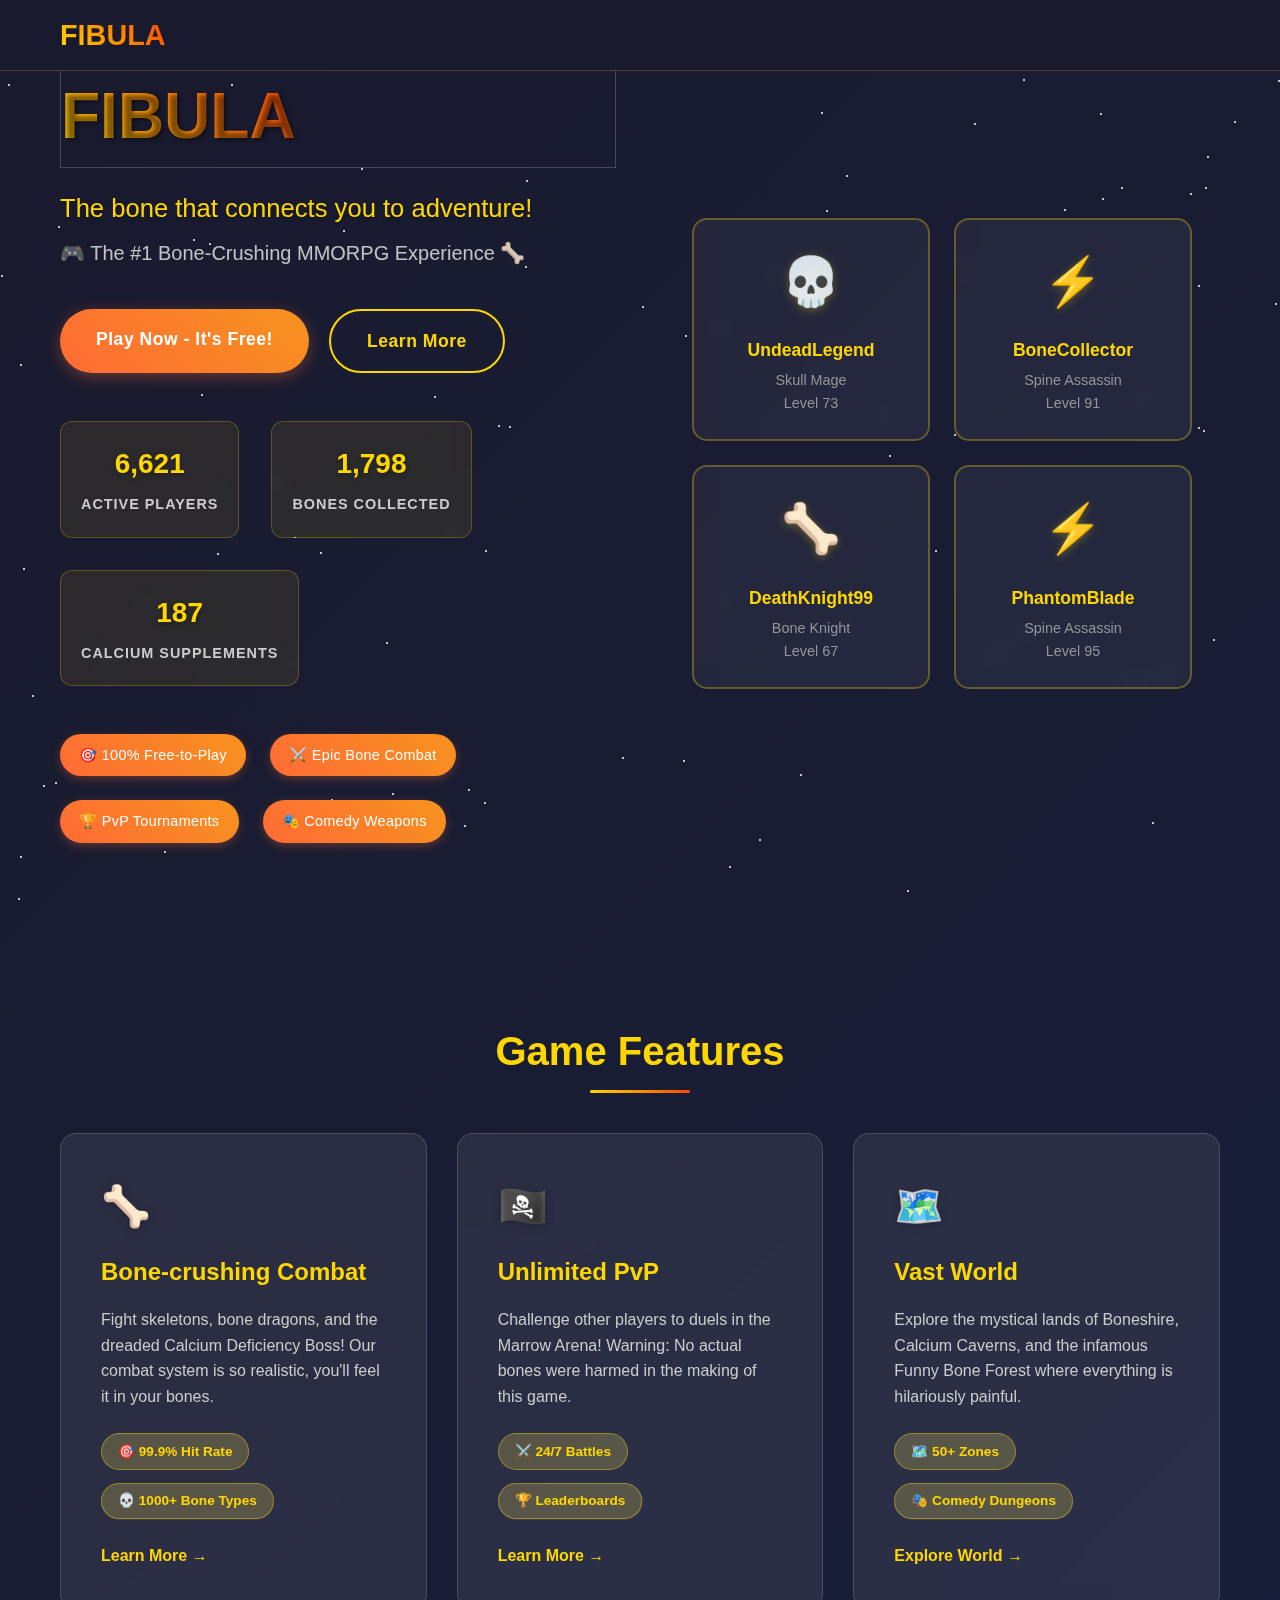
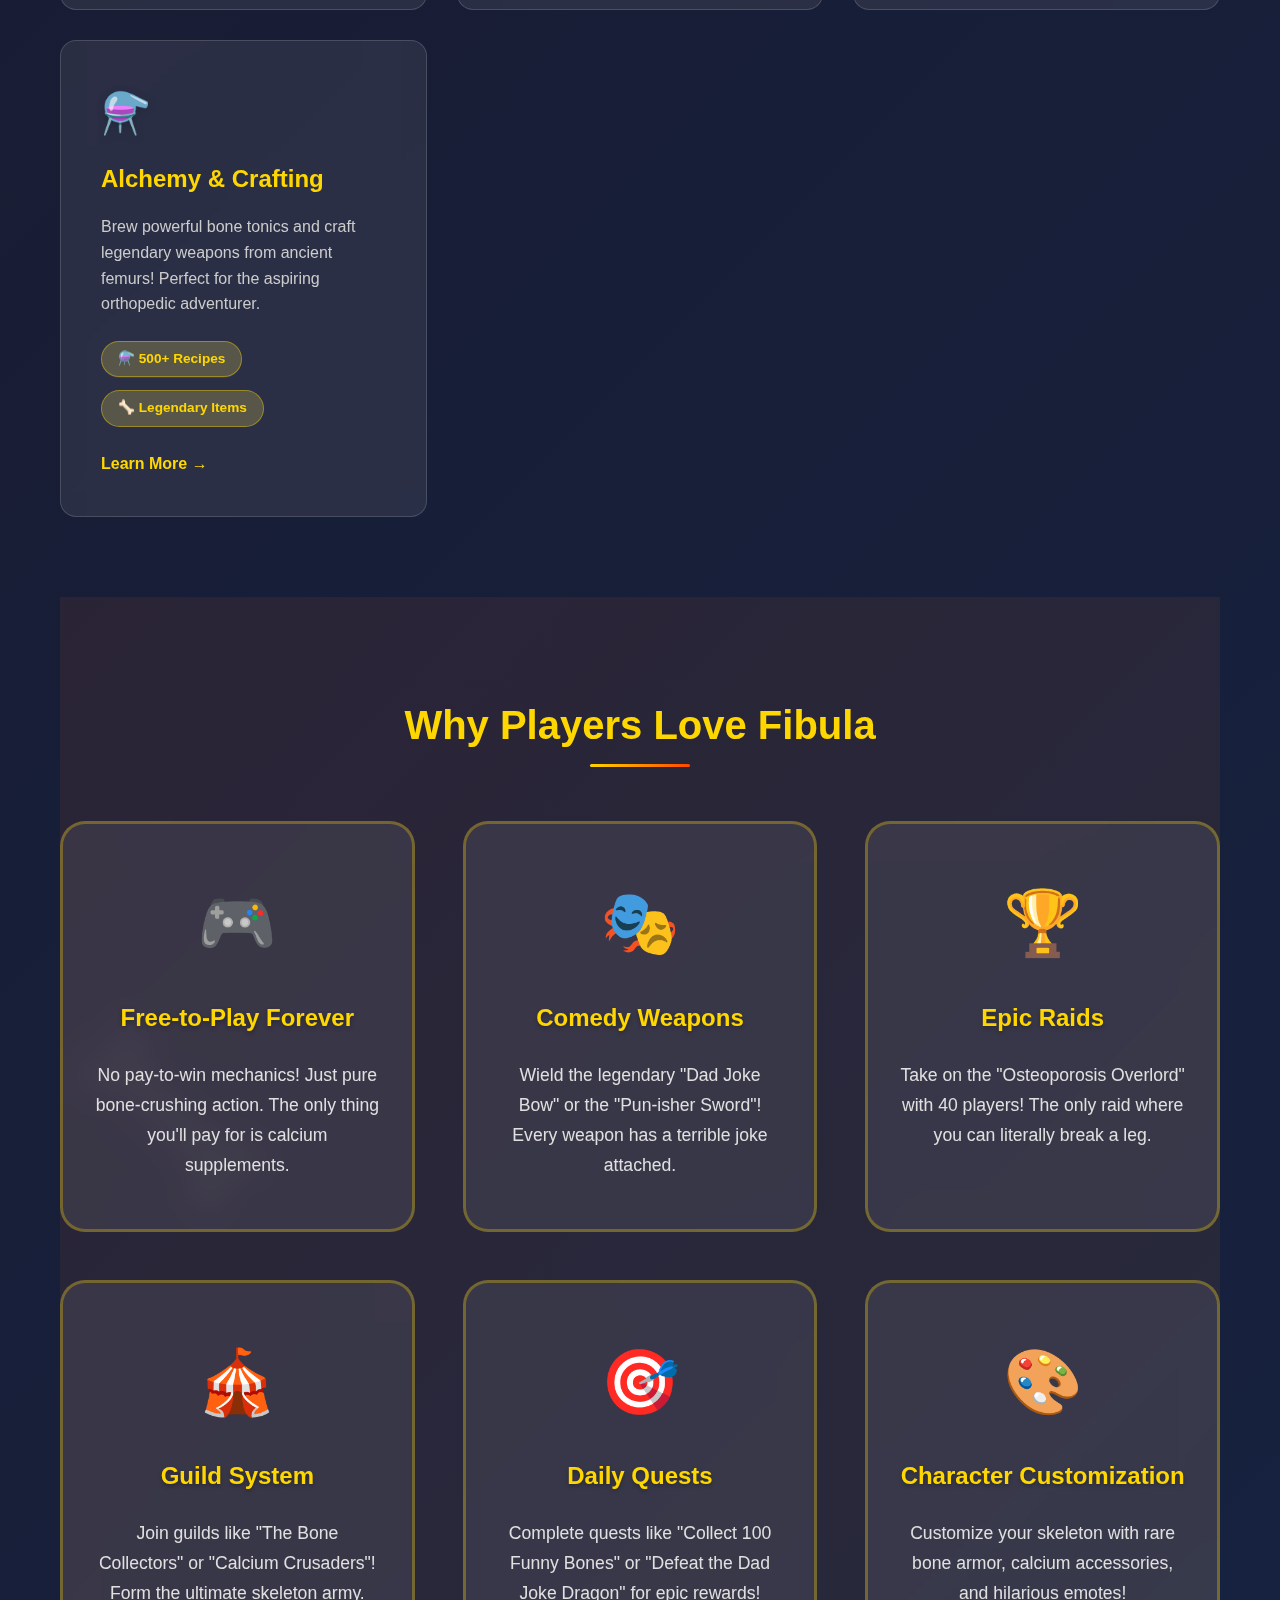
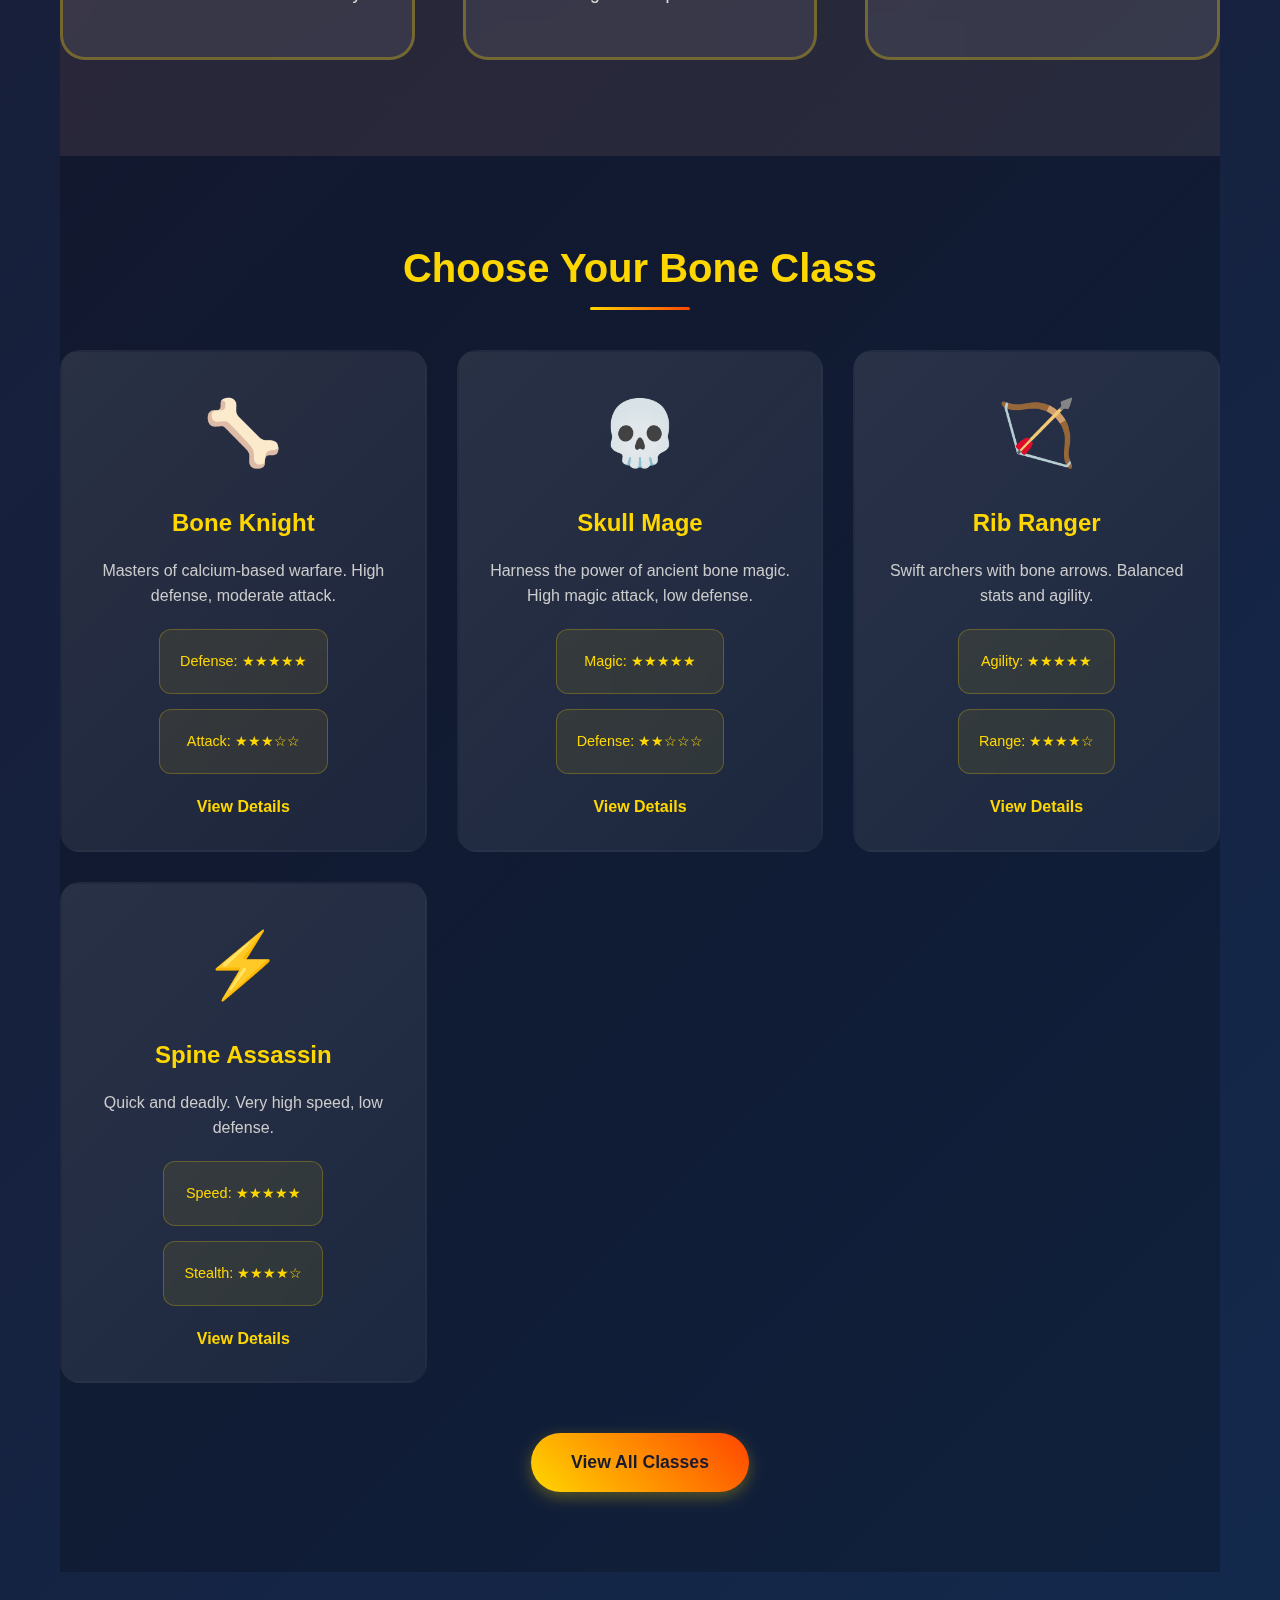
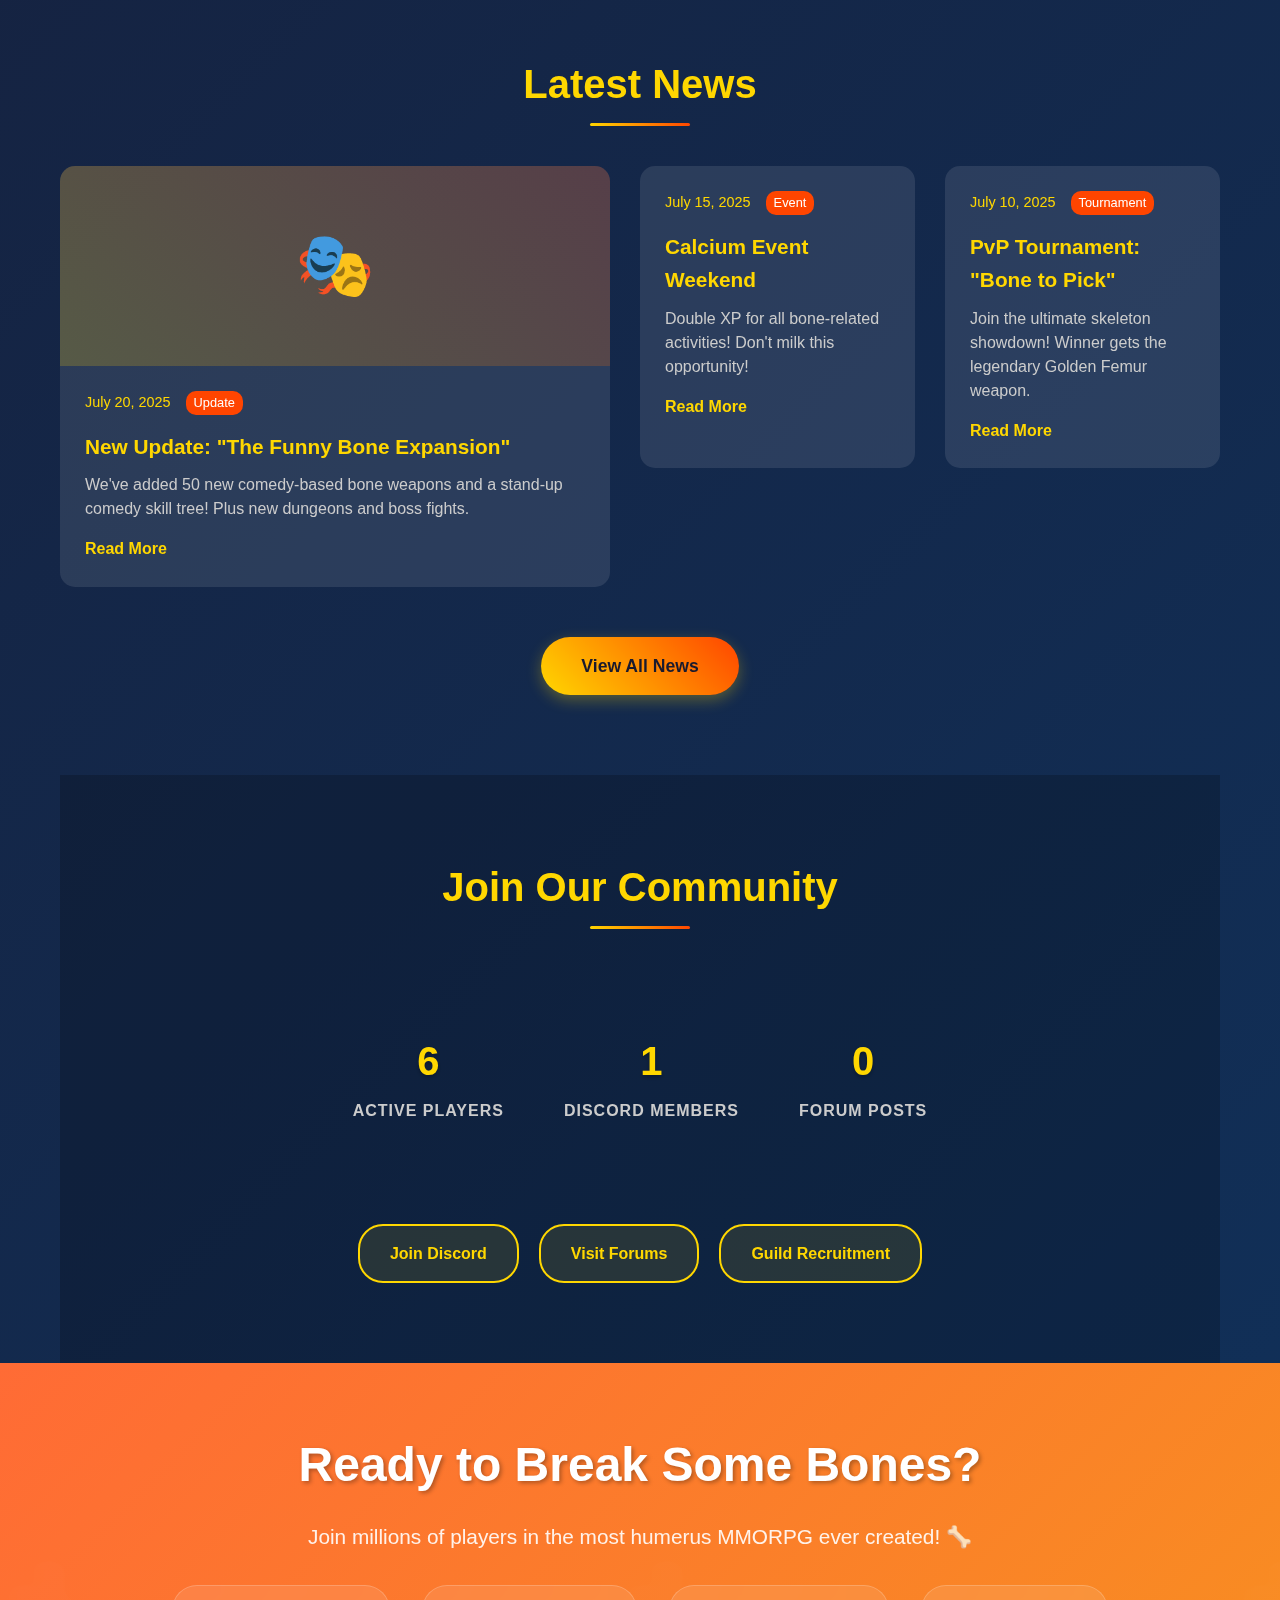
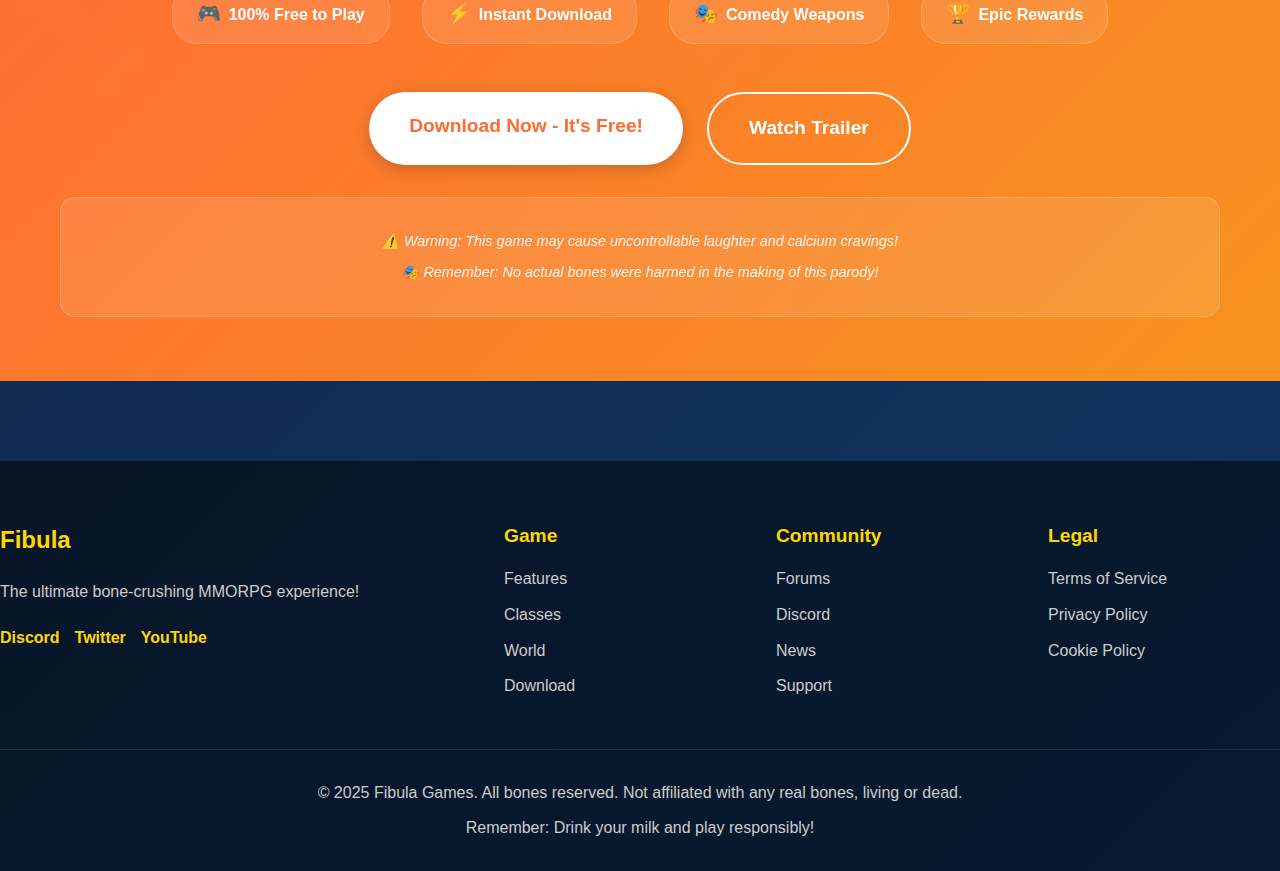
<file: index.html>
<!DOCTYPE html>
<html lang="en">
<head>
    <meta charset="UTF-8">
    <meta name="viewport" content="width=device-width, initial-scale=1.0">
    <title>Fibula - The Ultimate Fantasy MMORPG</title>
    <link rel="icon" type="image/svg+xml" href="favicon.svg">
    <link rel="icon" type="image/png" href="favicon.png">
    <link rel="stylesheet" href="styles/main.css">
    <link rel="stylesheet" href="styles/navigation.css">
    <link rel="stylesheet" href="styles/animations.css">
</head>
<body>
    <div class="stars" id="stars"></div>
    
    <!-- Navigation -->
    <nav class="main-nav">
        <div class="nav-container">
            <div class="nav-logo">
                <a href="index.html">
                    <span class="logo-text">FIBULA</span>
                </a>
            </div>
            <ul class="nav-menu">
                <li><a href="index.html" class="active">Home</a></li>
                <li><a href="game.html">Game</a></li>
                <li><a href="classes.html">Classes</a></li>
                <li><a href="world.html">World</a></li>
                <li><a href="news.html">News</a></li>
                <li><a href="community.html">Community</a></li>
                <li><a href="download.html" class="download-btn">Download</a></li>
            </ul>
            <div class="nav-toggle">
                <span></span>
                <span></span>
                <span></span>
            </div>
        </div>
    </nav>

    <div class="container">
        <header class="hero-section">
            <div class="hero-content">
                <h1 class="logo">FIBULA</h1>
                <p class="tagline">The bone that connects you to adventure!</p>
                <p class="hero-subtitle">🎮 The #1 Bone-Crushing MMORPG Experience 🦴</p>
                <div class="hero-buttons">
                    <a href="download.html" class="play-button">Play Now - It's Free!</a>
                    <a href="game.html" class="secondary-button">Learn More</a>
                </div>
                <div class="hero-stats">
                    <div class="stat">
                        <span class="stat-number">47,293</span>
                        <span class="stat-label">Active Players</span>
                    </div>
                    <div class="stat">
                        <span class="stat-number">12,847</span>
                        <span class="stat-label">Bones Collected</span>
                    </div>
                    <div class="stat">
                        <span class="stat-number">1,337</span>
                        <span class="stat-label">Calcium Supplements</span>
                    </div>
                </div>
                <div class="hero-features">
                    <div class="feature-badge">🎯 100% Free-to-Play</div>
                    <div class="feature-badge">⚔️ Epic Bone Combat</div>
                    <div class="feature-badge">🏆 PvP Tournaments</div>
                    <div class="feature-badge">🎭 Comedy Weapons</div>
                </div>
            </div>
            <div class="hero-visual">
                <div class="character-preview">
                    <div class="character-slot">
                        <div class="character-model">🦴</div>
                        <div class="character-info">
                            <h3>Bone Knight</h3>
                            <p>Level 50</p>
                        </div>
                    </div>
                    <div class="character-slot">
                        <div class="character-model">💀</div>
                        <div class="character-info">
                            <h3>Skull Mage</h3>
                            <p>Level 45</p>
                        </div>
                    </div>
                    <div class="character-slot">
                        <div class="character-model">🏹</div>
                        <div class="character-info">
                            <h3>Rib Ranger</h3>
                            <p>Level 52</p>
                        </div>
                    </div>
                    <div class="character-slot">
                        <div class="character-model">⚡</div>
                        <div class="character-info">
                            <h3>Spine Assassin</h3>
                            <p>Level 48</p>
                        </div>
                    </div>
                </div>
            </div>
        </header>

        <section class="features">
            <h2 class="section-title">Game Features</h2>
            <div class="features-grid">
                <div class="feature-card">
                    <div class="feature-icon">🦴</div>
                    <h3 class="feature-title">Bone-crushing Combat</h3>
                    <p>Fight skeletons, bone dragons, and the dreaded Calcium Deficiency Boss! Our combat system is so realistic, you'll feel it in your bones.</p>
                    <div class="feature-highlights">
                        <span class="highlight">🎯 99.9% Hit Rate</span>
                        <span class="highlight">💀 1000+ Bone Types</span>
                    </div>
                    <a href="game.html#combat" class="feature-link">Learn More →</a>
                </div>
                <div class="feature-card">
                    <div class="feature-icon">🏴‍☠️</div>
                    <h3 class="feature-title">Unlimited PvP</h3>
                    <p>Challenge other players to duels in the Marrow Arena! Warning: No actual bones were harmed in the making of this game.</p>
                    <div class="feature-highlights">
                        <span class="highlight">⚔️ 24/7 Battles</span>
                        <span class="highlight">🏆 Leaderboards</span>
                    </div>
                    <a href="game.html#pvp" class="feature-link">Learn More →</a>
                </div>
                <div class="feature-card">
                    <div class="feature-icon">🗺️</div>
                    <h3 class="feature-title">Vast World</h3>
                    <p>Explore the mystical lands of Boneshire, Calcium Caverns, and the infamous Funny Bone Forest where everything is hilariously painful.</p>
                    <div class="feature-highlights">
                        <span class="highlight">🗺️ 50+ Zones</span>
                        <span class="highlight">🎭 Comedy Dungeons</span>
                    </div>
                    <a href="world.html" class="feature-link">Explore World →</a>
                </div>
                <div class="feature-card">
                    <div class="feature-icon">⚗️</div>
                    <h3 class="feature-title">Alchemy & Crafting</h3>
                    <p>Brew powerful bone tonics and craft legendary weapons from ancient femurs! Perfect for the aspiring orthopedic adventurer.</p>
                    <div class="feature-highlights">
                        <span class="highlight">⚗️ 500+ Recipes</span>
                        <span class="highlight">🦴 Legendary Items</span>
                    </div>
                    <a href="game.html#crafting" class="feature-link">Learn More →</a>
                </div>
            </div>
        </section>

        <section class="game-highlights">
            <h2 class="section-title">Why Players Love Fibula</h2>
            <div class="highlights-grid">
                <div class="highlight-card">
                    <div class="highlight-icon">🎮</div>
                    <h3>Free-to-Play Forever</h3>
                    <p>No pay-to-win mechanics! Just pure bone-crushing action. The only thing you'll pay for is calcium supplements.</p>
                </div>
                <div class="highlight-card">
                    <div class="highlight-icon">🎭</div>
                    <h3>Comedy Weapons</h3>
                    <p>Wield the legendary "Dad Joke Bow" or the "Pun-isher Sword"! Every weapon has a terrible joke attached.</p>
                </div>
                <div class="highlight-card">
                    <div class="highlight-icon">🏆</div>
                    <h3>Epic Raids</h3>
                    <p>Take on the "Osteoporosis Overlord" with 40 players! The only raid where you can literally break a leg.</p>
                </div>
                <div class="highlight-card">
                    <div class="highlight-icon">🎪</div>
                    <h3>Guild System</h3>
                    <p>Join guilds like "The Bone Collectors" or "Calcium Crusaders"! Form the ultimate skeleton army.</p>
                </div>
                <div class="highlight-card">
                    <div class="highlight-icon">🎯</div>
                    <h3>Daily Quests</h3>
                    <p>Complete quests like "Collect 100 Funny Bones" or "Defeat the Dad Joke Dragon" for epic rewards!</p>
                </div>
                <div class="highlight-card">
                    <div class="highlight-icon">🎨</div>
                    <h3>Character Customization</h3>
                    <p>Customize your skeleton with rare bone armor, calcium accessories, and hilarious emotes!</p>
                </div>
            </div>
        </section>

        <section class="classes-preview">
            <h2 class="section-title">Choose Your Bone Class</h2>
            <div class="classes-grid">
                <div class="class-card">
                    <div class="class-icon">🦴</div>
                    <h3>Bone Knight</h3>
                    <p>Masters of calcium-based warfare. High defense, moderate attack.</p>
                    <div class="class-stats">
                        <span class="stat">Defense: ★★★★★</span>
                        <span class="stat">Attack: ★★★☆☆</span>
                    </div>
                    <a href="classes.html#knight" class="class-link">View Details</a>
                </div>
                <div class="class-card">
                    <div class="class-icon">💀</div>
                    <h3>Skull Mage</h3>
                    <p>Harness the power of ancient bone magic. High magic attack, low defense.</p>
                    <div class="class-stats">
                        <span class="stat">Magic: ★★★★★</span>
                        <span class="stat">Defense: ★★☆☆☆</span>
                    </div>
                    <a href="classes.html#mage" class="class-link">View Details</a>
                </div>
                <div class="class-card">
                    <div class="class-icon">🏹</div>
                    <h3>Rib Ranger</h3>
                    <p>Swift archers with bone arrows. Balanced stats and agility.</p>
                    <div class="class-stats">
                        <span class="stat">Agility: ★★★★★</span>
                        <span class="stat">Range: ★★★★☆</span>
                    </div>
                    <a href="classes.html#ranger" class="class-link">View Details</a>
                </div>
                <div class="class-card">
                    <div class="class-icon">⚡</div>
                    <h3>Spine Assassin</h3>
                    <p>Quick and deadly. Very high speed, low defense.</p>
                    <div class="class-stats">
                        <span class="stat">Speed: ★★★★★</span>
                        <span class="stat">Stealth: ★★★★☆</span>
                    </div>
                    <a href="classes.html#assassin" class="class-link">View Details</a>
                </div>
            </div>
            <div class="classes-cta">
                <a href="classes.html" class="cta-button">View All Classes</a>
            </div>
        </section>

        <section class="latest-news">
            <h2 class="section-title">Latest News</h2>
            <div class="news-grid">
                <article class="news-card featured">
                    <div class="news-image">
                        <div class="news-placeholder">🎭</div>
                    </div>
                    <div class="news-content">
                        <div class="news-meta">
                            <span class="news-date">July 20, 2025</span>
                            <span class="news-category">Update</span>
                        </div>
                        <h3>New Update: "The Funny Bone Expansion"</h3>
                        <p>We've added 50 new comedy-based bone weapons and a stand-up comedy skill tree! Plus new dungeons and boss fights.</p>
                        <a href="news.html#funny-bone" class="news-link">Read More</a>
                    </div>
                </article>
                <article class="news-card">
                    <div class="news-content">
                        <div class="news-meta">
                            <span class="news-date">July 15, 2025</span>
                            <span class="news-category">Event</span>
                        </div>
                        <h3>Calcium Event Weekend</h3>
                        <p>Double XP for all bone-related activities! Don't milk this opportunity!</p>
                        <a href="news.html#calcium-event" class="news-link">Read More</a>
                    </div>
                </article>
                <article class="news-card">
                    <div class="news-content">
                        <div class="news-meta">
                            <span class="news-date">July 10, 2025</span>
                            <span class="news-category">Tournament</span>
                        </div>
                        <h3>PvP Tournament: "Bone to Pick"</h3>
                        <p>Join the ultimate skeleton showdown! Winner gets the legendary Golden Femur weapon.</p>
                        <a href="news.html#tournament" class="news-link">Read More</a>
                    </div>
                </article>
            </div>
            <div class="news-cta">
                <a href="news.html" class="cta-button">View All News</a>
            </div>
        </section>

        <section class="community-preview">
            <h2 class="section-title">Join Our Community</h2>
            <div class="community-stats">
                <div class="community-stat">
                    <div class="stat-number">47K+</div>
                    <div class="stat-label">Active Players</div>
                </div>
                <div class="community-stat">
                    <div class="stat-number">12K+</div>
                    <div class="stat-label">Discord Members</div>
                </div>
                <div class="community-stat">
                    <div class="stat-number">5K+</div>
                    <div class="stat-label">Forum Posts</div>
                </div>
            </div>
            <div class="community-links">
                <a href="community.html" class="community-link">Join Discord</a>
                <a href="community.html" class="community-link">Visit Forums</a>
                <a href="community.html" class="community-link">Guild Recruitment</a>
            </div>
        </section>
    </div>

    <section class="cta-section">
        <div class="container">
            <div class="cta-content">
                <h2>Ready to Break Some Bones?</h2>
                <p>Join millions of players in the most humerus MMORPG ever created! 🦴</p>
                <div class="cta-features">
                    <div class="cta-feature">
                        <span class="cta-icon">🎮</span>
                        <span>100% Free to Play</span>
                    </div>
                    <div class="cta-feature">
                        <span class="cta-icon">⚡</span>
                        <span>Instant Download</span>
                    </div>
                    <div class="cta-feature">
                        <span class="cta-icon">🎭</span>
                        <span>Comedy Weapons</span>
                    </div>
                    <div class="cta-feature">
                        <span class="cta-icon">🏆</span>
                        <span>Epic Rewards</span>
                    </div>
                </div>
                <div class="cta-buttons">
                    <a href="download.html" class="cta-primary">Download Now - It's Free!</a>
                    <a href="game.html" class="cta-secondary">Watch Trailer</a>
                </div>
                <div class="cta-note">
                    <p>⚠️ Warning: This game may cause uncontrollable laughter and calcium cravings!</p>
                    <p>🎭 Remember: No actual bones were harmed in the making of this parody!</p>
                </div>
            </div>
        </div>
    </section>

    <footer class="main-footer">
        <div class="footer-content">
            <div class="footer-section">
                <h3>Fibula</h3>
                <p>The ultimate bone-crushing MMORPG experience!</p>
                <div class="social-links">
                    <a href="#" class="social-link">Discord</a>
                    <a href="#" class="social-link">Twitter</a>
                    <a href="#" class="social-link">YouTube</a>
                </div>
            </div>
            <div class="footer-section">
                <h4>Game</h4>
                <ul>
                    <li><a href="game.html">Features</a></li>
                    <li><a href="classes.html">Classes</a></li>
                    <li><a href="world.html">World</a></li>
                    <li><a href="download.html">Download</a></li>
                </ul>
            </div>
            <div class="footer-section">
                <h4>Community</h4>
                <ul>
                    <li><a href="community.html">Forums</a></li>
                    <li><a href="community.html">Discord</a></li>
                    <li><a href="news.html">News</a></li>
                    <li><a href="community.html">Support</a></li>
                </ul>
            </div>
            <div class="footer-section">
                <h4>Legal</h4>
                <ul>
                    <li><a href="#">Terms of Service</a></li>
                    <li><a href="#">Privacy Policy</a></li>
                    <li><a href="#">Cookie Policy</a></li>
                </ul>
            </div>
        </div>
        <div class="footer-bottom">
            <p>&copy; 2025 Fibula Games. All bones reserved. Not affiliated with any real bones, living or dead.</p>
            <p>Remember: Drink your milk and play responsibly!</p>
        </div>
    </footer>

    <!-- Modal -->
    <div id="gameModal" class="modal">
        <div class="modal-content">
            <span class="close" onclick="closeModal()">&times;</span>
            <h2 style="color: #FFD700;">Welcome to Fibula!</h2>
            <p>Thanks for your interest in the boniest MMORPG ever created!</p>
            <p>🦴 This is a parody website - no actual game exists (yet!)</p>
            <p>But wouldn't it be humerus if it did? 😄</p>
            <br>
            <p><em>"The game that gets under your skin... because it IS your skin!"</em></p>
        </div>
    </div>

    <script src="js/main.js"></script>
    <script src="js/animations.js"></script>
    <script src="js/player-spotlight.js"></script>
</body>
</html>
</file>
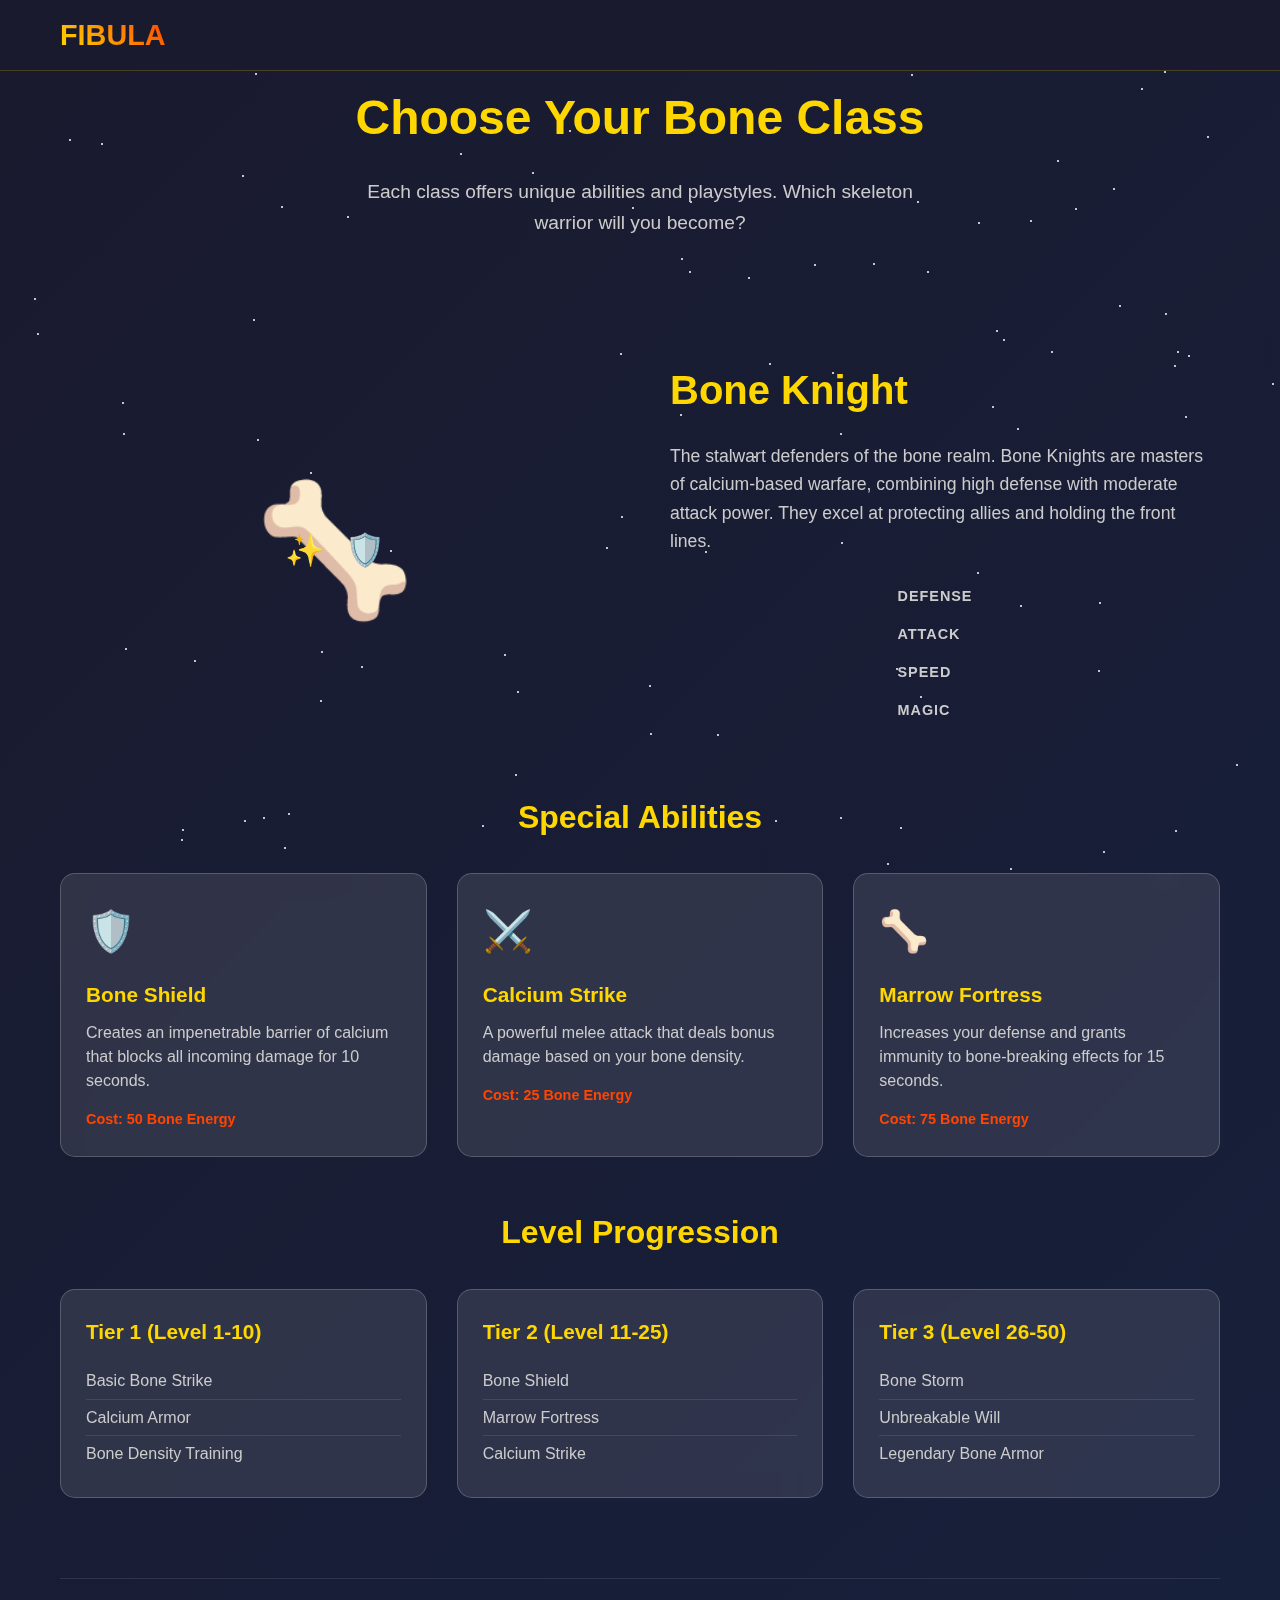
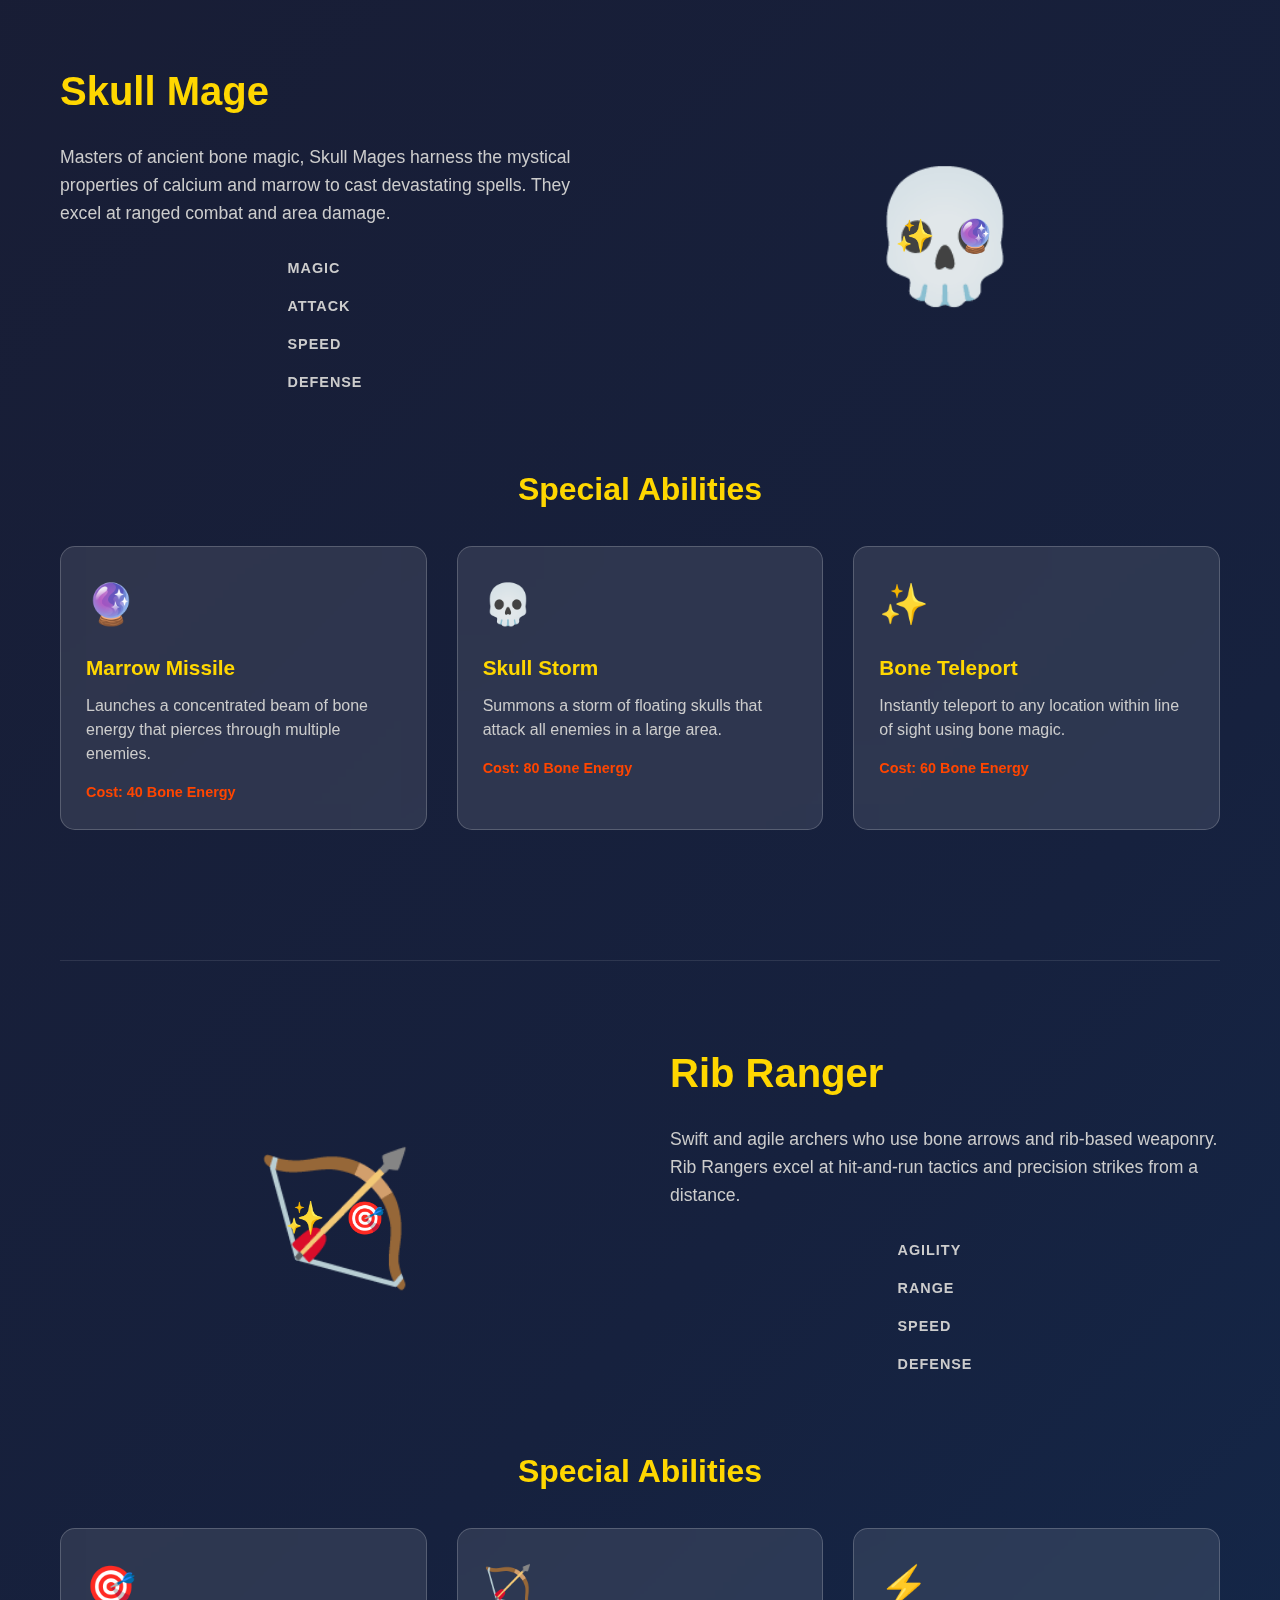
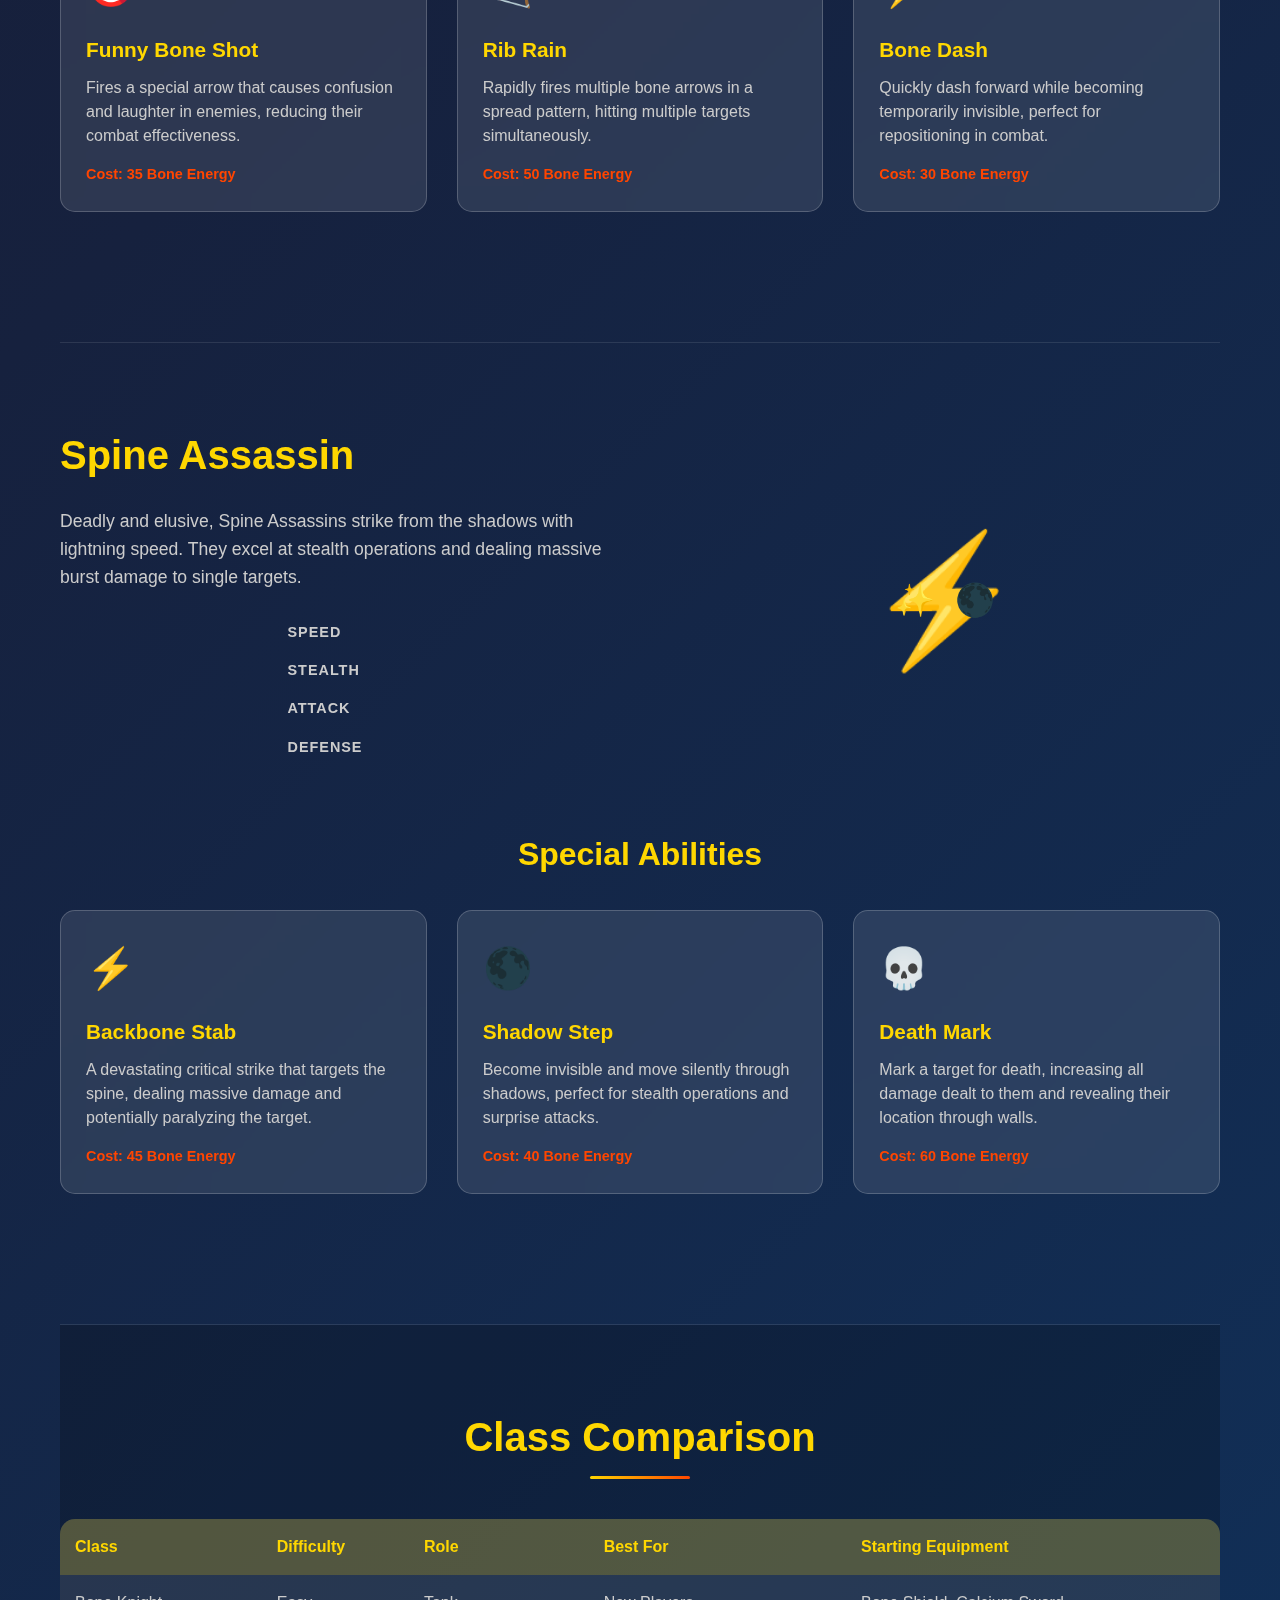
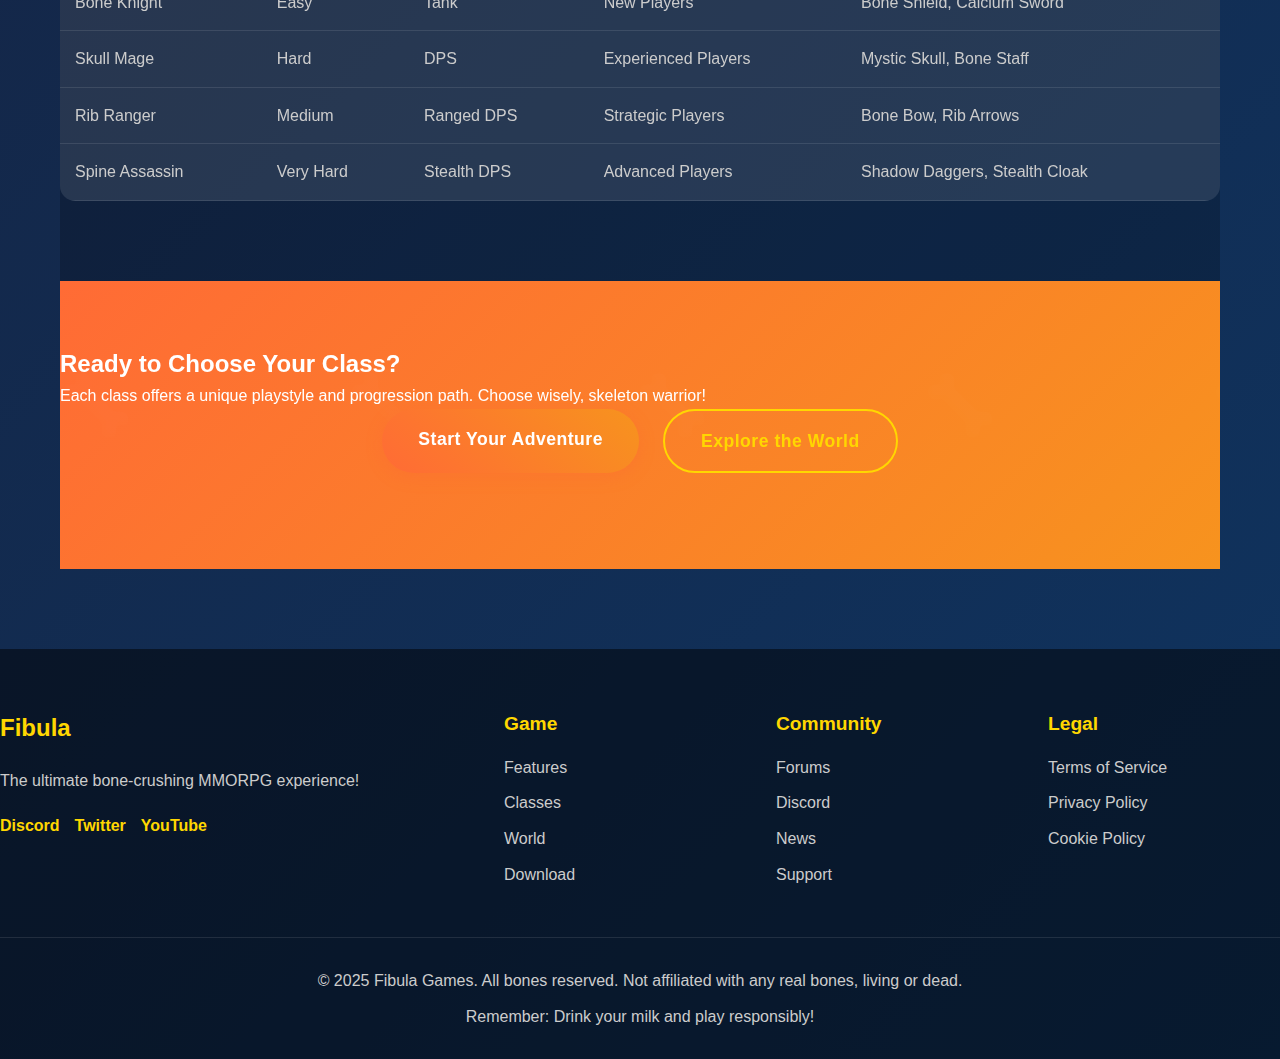
<file: classes.html>
<!DOCTYPE html>
<html lang="en">
<head>
    <meta charset="UTF-8">
    <meta name="viewport" content="width=device-width, initial-scale=1.0">
    <title>Character Classes - Fibula MMORPG</title>
    <link rel="stylesheet" href="styles/main.css">
    <link rel="stylesheet" href="styles/navigation.css">
    <link rel="stylesheet" href="styles/animations.css">
</head>
<body>
    <div class="stars" id="stars"></div>
    
    <!-- Navigation -->
    <nav class="main-nav">
        <div class="nav-container">
            <div class="nav-logo">
                <a href="index.html">
                    <span class="logo-text">FIBULA</span>
                </a>
            </div>
            <ul class="nav-menu">
                <li><a href="index.html">Home</a></li>
                <li><a href="game.html">Game</a></li>
                <li><a href="classes.html" class="active">Classes</a></li>
                <li><a href="world.html">World</a></li>
                <li><a href="news.html">News</a></li>
                <li><a href="community.html">Community</a></li>
                <li><a href="download.html" class="download-btn">Download</a></li>
            </ul>
            <div class="nav-toggle">
                <span></span>
                <span></span>
                <span></span>
            </div>
        </div>
    </nav>

    <div class="container">
        <header class="page-header">
            <h1 class="page-title">Choose Your Bone Class</h1>
            <p class="page-subtitle">Each class offers unique abilities and playstyles. Which skeleton warrior will you become?</p>
        </header>

        <section id="knight" class="class-detail">
            <div class="class-hero">
                <div class="class-visual">
                    <div class="class-model">🦴</div>
                    <div class="class-effects">
                        <div class="effect">✨</div>
                        <div class="effect">🛡️</div>
                    </div>
                </div>
                <div class="class-info">
                    <h2>Bone Knight</h2>
                    <p class="class-description">The stalwart defenders of the bone realm. Bone Knights are masters of calcium-based warfare, combining high defense with moderate attack power. They excel at protecting allies and holding the front lines.</p>
                    
                    <div class="class-stats">
                        <div class="stat-item">
                            <span class="stat-label">Defense</span>
                            <div class="stat-bar">
                                <div class="stat-fill" style="width: 95%"></div>
                            </div>
                        </div>
                        <div class="stat-item">
                            <span class="stat-label">Attack</span>
                            <div class="stat-bar">
                                <div class="stat-fill" style="width: 70%"></div>
                            </div>
                        </div>
                        <div class="stat-item">
                            <span class="stat-label">Speed</span>
                            <div class="stat-bar">
                                <div class="stat-fill" style="width: 50%"></div>
                            </div>
                        </div>
                        <div class="stat-item">
                            <span class="stat-label">Magic</span>
                            <div class="stat-bar">
                                <div class="stat-fill" style="width: 30%"></div>
                            </div>
                        </div>
                    </div>
                </div>
            </div>

            <div class="class-abilities">
                <h3>Special Abilities</h3>
                <div class="abilities-grid">
                    <div class="ability-card">
                        <div class="ability-icon">🛡️</div>
                        <h4>Bone Shield</h4>
                        <p>Creates an impenetrable barrier of calcium that blocks all incoming damage for 10 seconds.</p>
                        <div class="ability-cost">Cost: 50 Bone Energy</div>
                    </div>
                    <div class="ability-card">
                        <div class="ability-icon">⚔️</div>
                        <h4>Calcium Strike</h4>
                        <p>A powerful melee attack that deals bonus damage based on your bone density.</p>
                        <div class="ability-cost">Cost: 25 Bone Energy</div>
                    </div>
                    <div class="ability-card">
                        <div class="ability-icon">🦴</div>
                        <h4>Marrow Fortress</h4>
                        <p>Increases your defense and grants immunity to bone-breaking effects for 15 seconds.</p>
                        <div class="ability-cost">Cost: 75 Bone Energy</div>
                    </div>
                </div>
            </div>

            <div class="class-progression">
                <h3>Level Progression</h3>
                <div class="progression-tree">
                    <div class="tier">
                        <h4>Tier 1 (Level 1-10)</h4>
                        <ul>
                            <li>Basic Bone Strike</li>
                            <li>Calcium Armor</li>
                            <li>Bone Density Training</li>
                        </ul>
                    </div>
                    <div class="tier">
                        <h4>Tier 2 (Level 11-25)</h4>
                        <ul>
                            <li>Bone Shield</li>
                            <li>Marrow Fortress</li>
                            <li>Calcium Strike</li>
                        </ul>
                    </div>
                    <div class="tier">
                        <h4>Tier 3 (Level 26-50)</h4>
                        <ul>
                            <li>Bone Storm</li>
                            <li>Unbreakable Will</li>
                            <li>Legendary Bone Armor</li>
                        </ul>
                    </div>
                </div>
            </div>
        </section>

        <section id="mage" class="class-detail">
            <div class="class-hero">
                <div class="class-info">
                    <h2>Skull Mage</h2>
                    <p class="class-description">Masters of ancient bone magic, Skull Mages harness the mystical properties of calcium and marrow to cast devastating spells. They excel at ranged combat and area damage.</p>
                    
                    <div class="class-stats">
                        <div class="stat-item">
                            <span class="stat-label">Magic</span>
                            <div class="stat-bar">
                                <div class="stat-fill" style="width: 95%"></div>
                            </div>
                        </div>
                        <div class="stat-item">
                            <span class="stat-label">Attack</span>
                            <div class="stat-bar">
                                <div class="stat-fill" style="width: 85%"></div>
                            </div>
                        </div>
                        <div class="stat-item">
                            <span class="stat-label">Speed</span>
                            <div class="stat-bar">
                                <div class="stat-fill" style="width: 60%"></div>
                            </div>
                        </div>
                        <div class="stat-item">
                            <span class="stat-label">Defense</span>
                            <div class="stat-bar">
                                <div class="stat-fill" style="width: 25%"></div>
                            </div>
                        </div>
                    </div>
                </div>
                <div class="class-visual">
                    <div class="class-model">💀</div>
                    <div class="class-effects">
                        <div class="effect">✨</div>
                        <div class="effect">🔮</div>
                    </div>
                </div>
            </div>

            <div class="class-abilities">
                <h3>Special Abilities</h3>
                <div class="abilities-grid">
                    <div class="ability-card">
                        <div class="ability-icon">🔮</div>
                        <h4>Marrow Missile</h4>
                        <p>Launches a concentrated beam of bone energy that pierces through multiple enemies.</p>
                        <div class="ability-cost">Cost: 40 Bone Energy</div>
                    </div>
                    <div class="ability-card">
                        <div class="ability-icon">💀</div>
                        <h4>Skull Storm</h4>
                        <p>Summons a storm of floating skulls that attack all enemies in a large area.</p>
                        <div class="ability-cost">Cost: 80 Bone Energy</div>
                    </div>
                    <div class="ability-card">
                        <div class="ability-icon">✨</div>
                        <h4>Bone Teleport</h4>
                        <p>Instantly teleport to any location within line of sight using bone magic.</p>
                        <div class="ability-cost">Cost: 60 Bone Energy</div>
                    </div>
                </div>
            </div>
        </section>

        <section id="ranger" class="class-detail">
            <div class="class-hero">
                <div class="class-visual">
                    <div class="class-model">🏹</div>
                    <div class="class-effects">
                        <div class="effect">✨</div>
                        <div class="effect">🎯</div>
                    </div>
                </div>
                <div class="class-info">
                    <h2>Rib Ranger</h2>
                    <p class="class-description">Swift and agile archers who use bone arrows and rib-based weaponry. Rib Rangers excel at hit-and-run tactics and precision strikes from a distance.</p>
                    
                    <div class="class-stats">
                        <div class="stat-item">
                            <span class="stat-label">Agility</span>
                            <div class="stat-bar">
                                <div class="stat-fill" style="width: 90%"></div>
                            </div>
                        </div>
                        <div class="stat-item">
                            <span class="stat-label">Range</span>
                            <div class="stat-bar">
                                <div class="stat-fill" style="width: 85%"></div>
                            </div>
                        </div>
                        <div class="stat-item">
                            <span class="stat-label">Speed</span>
                            <div class="stat-bar">
                                <div class="stat-fill" style="width: 80%"></div>
                            </div>
                        </div>
                        <div class="stat-item">
                            <span class="stat-label">Defense</span>
                            <div class="stat-bar">
                                <div class="stat-fill" style="width: 45%"></div>
                            </div>
                        </div>
                    </div>
                </div>
            </div>

            <div class="class-abilities">
                <h3>Special Abilities</h3>
                <div class="abilities-grid">
                    <div class="ability-card">
                        <div class="ability-icon">🎯</div>
                        <h4>Funny Bone Shot</h4>
                        <p>Fires a special arrow that causes confusion and laughter in enemies, reducing their combat effectiveness.</p>
                        <div class="ability-cost">Cost: 35 Bone Energy</div>
                    </div>
                    <div class="ability-card">
                        <div class="ability-icon">🏹</div>
                        <h4>Rib Rain</h4>
                        <p>Rapidly fires multiple bone arrows in a spread pattern, hitting multiple targets simultaneously.</p>
                        <div class="ability-cost">Cost: 50 Bone Energy</div>
                    </div>
                    <div class="ability-card">
                        <div class="ability-icon">⚡</div>
                        <h4>Bone Dash</h4>
                        <p>Quickly dash forward while becoming temporarily invisible, perfect for repositioning in combat.</p>
                        <div class="ability-cost">Cost: 30 Bone Energy</div>
                    </div>
                </div>
            </div>
        </section>

        <section id="assassin" class="class-detail">
            <div class="class-hero">
                <div class="class-info">
                    <h2>Spine Assassin</h2>
                    <p class="class-description">Deadly and elusive, Spine Assassins strike from the shadows with lightning speed. They excel at stealth operations and dealing massive burst damage to single targets.</p>
                    
                    <div class="class-stats">
                        <div class="stat-item">
                            <span class="stat-label">Speed</span>
                            <div class="stat-bar">
                                <div class="stat-fill" style="width: 95%"></div>
                            </div>
                        </div>
                        <div class="stat-item">
                            <span class="stat-label">Stealth</span>
                            <div class="stat-bar">
                                <div class="stat-fill" style="width: 90%"></div>
                            </div>
                        </div>
                        <div class="stat-item">
                            <span class="stat-label">Attack</span>
                            <div class="stat-bar">
                                <div class="stat-fill" style="width: 85%"></div>
                            </div>
                        </div>
                        <div class="stat-item">
                            <span class="stat-label">Defense</span>
                            <div class="stat-bar">
                                <div class="stat-fill" style="width: 20%"></div>
                            </div>
                        </div>
                    </div>
                </div>
                <div class="class-visual">
                    <div class="class-model">⚡</div>
                    <div class="class-effects">
                        <div class="effect">✨</div>
                        <div class="effect">🌑</div>
                    </div>
                </div>
            </div>

            <div class="class-abilities">
                <h3>Special Abilities</h3>
                <div class="abilities-grid">
                    <div class="ability-card">
                        <div class="ability-icon">⚡</div>
                        <h4>Backbone Stab</h4>
                        <p>A devastating critical strike that targets the spine, dealing massive damage and potentially paralyzing the target.</p>
                        <div class="ability-cost">Cost: 45 Bone Energy</div>
                    </div>
                    <div class="ability-card">
                        <div class="ability-icon">🌑</div>
                        <h4>Shadow Step</h4>
                        <p>Become invisible and move silently through shadows, perfect for stealth operations and surprise attacks.</p>
                        <div class="ability-cost">Cost: 40 Bone Energy</div>
                    </div>
                    <div class="ability-card">
                        <div class="ability-icon">💀</div>
                        <h4>Death Mark</h4>
                        <p>Mark a target for death, increasing all damage dealt to them and revealing their location through walls.</p>
                        <div class="ability-cost">Cost: 60 Bone Energy</div>
                    </div>
                </div>
            </div>
        </section>

        <section class="class-comparison">
            <h2 class="section-title">Class Comparison</h2>
            <div class="comparison-table">
                <table>
                    <thead>
                        <tr>
                            <th>Class</th>
                            <th>Difficulty</th>
                            <th>Role</th>
                            <th>Best For</th>
                            <th>Starting Equipment</th>
                        </tr>
                    </thead>
                    <tbody>
                        <tr>
                            <td>Bone Knight</td>
                            <td>Easy</td>
                            <td>Tank</td>
                            <td>New Players</td>
                            <td>Bone Shield, Calcium Sword</td>
                        </tr>
                        <tr>
                            <td>Skull Mage</td>
                            <td>Hard</td>
                            <td>DPS</td>
                            <td>Experienced Players</td>
                            <td>Mystic Skull, Bone Staff</td>
                        </tr>
                        <tr>
                            <td>Rib Ranger</td>
                            <td>Medium</td>
                            <td>Ranged DPS</td>
                            <td>Strategic Players</td>
                            <td>Bone Bow, Rib Arrows</td>
                        </tr>
                        <tr>
                            <td>Spine Assassin</td>
                            <td>Very Hard</td>
                            <td>Stealth DPS</td>
                            <td>Advanced Players</td>
                            <td>Shadow Daggers, Stealth Cloak</td>
                        </tr>
                    </tbody>
                </table>
            </div>
        </section>

        <section class="cta-section">
            <h2>Ready to Choose Your Class?</h2>
            <p>Each class offers a unique playstyle and progression path. Choose wisely, skeleton warrior!</p>
            <div class="cta-buttons">
                <a href="download.html" class="play-button">Start Your Adventure</a>
                <a href="world.html" class="secondary-button">Explore the World</a>
            </div>
        </section>
    </div>

    <footer class="main-footer">
        <div class="footer-content">
            <div class="footer-section">
                <h3>Fibula</h3>
                <p>The ultimate bone-crushing MMORPG experience!</p>
                <div class="social-links">
                    <a href="#" class="social-link">Discord</a>
                    <a href="#" class="social-link">Twitter</a>
                    <a href="#" class="social-link">YouTube</a>
                </div>
            </div>
            <div class="footer-section">
                <h4>Game</h4>
                <ul>
                    <li><a href="game.html">Features</a></li>
                    <li><a href="classes.html">Classes</a></li>
                    <li><a href="world.html">World</a></li>
                    <li><a href="download.html">Download</a></li>
                </ul>
            </div>
            <div class="footer-section">
                <h4>Community</h4>
                <ul>
                    <li><a href="community.html">Forums</a></li>
                    <li><a href="community.html">Discord</a></li>
                    <li><a href="news.html">News</a></li>
                    <li><a href="community.html">Support</a></li>
                </ul>
            </div>
            <div class="footer-section">
                <h4>Legal</h4>
                <ul>
                    <li><a href="#">Terms of Service</a></li>
                    <li><a href="#">Privacy Policy</a></li>
                    <li><a href="#">Cookie Policy</a></li>
                </ul>
            </div>
        </div>
        <div class="footer-bottom">
            <p>&copy; 2025 Fibula Games. All bones reserved. Not affiliated with any real bones, living or dead.</p>
            <p>Remember: Drink your milk and play responsibly!</p>
        </div>
    </footer>

    <script src="js/main.js"></script>
    <script src="js/animations.js"></script>
</body>
</html>
</file>
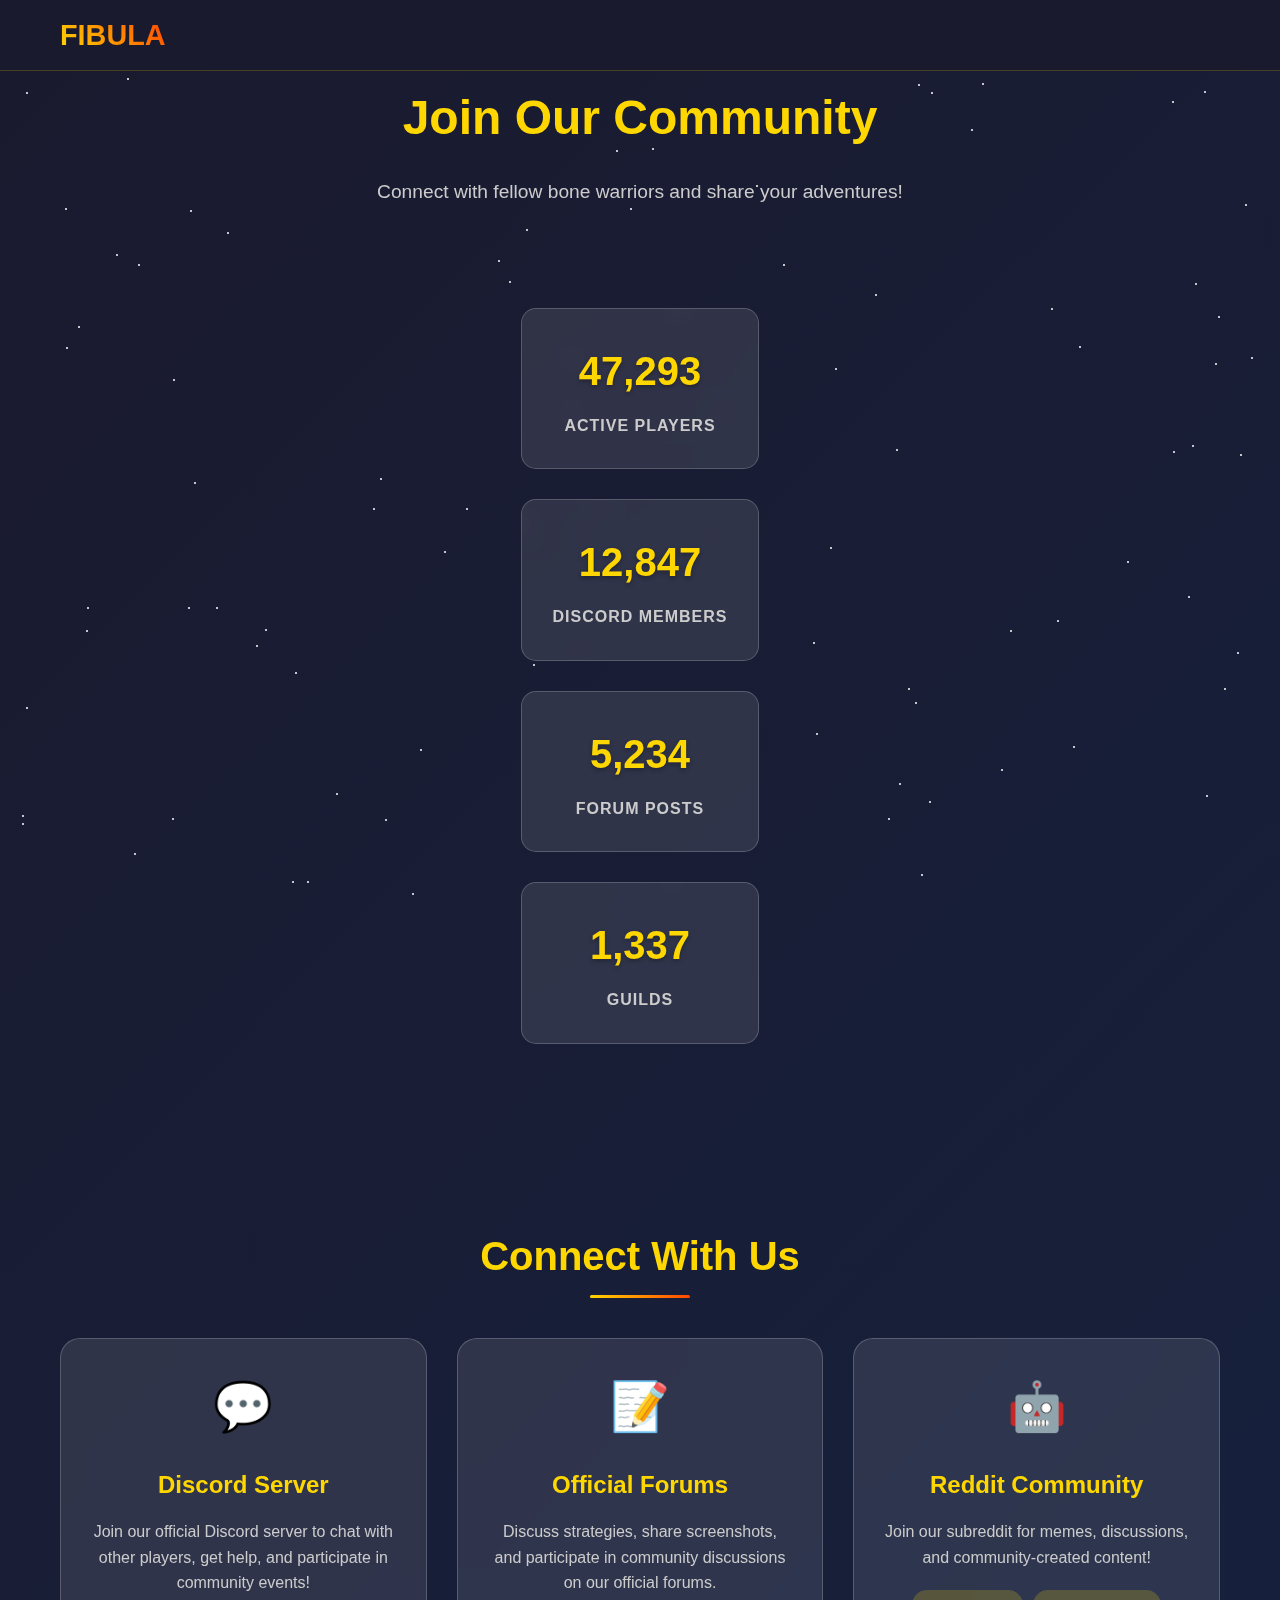
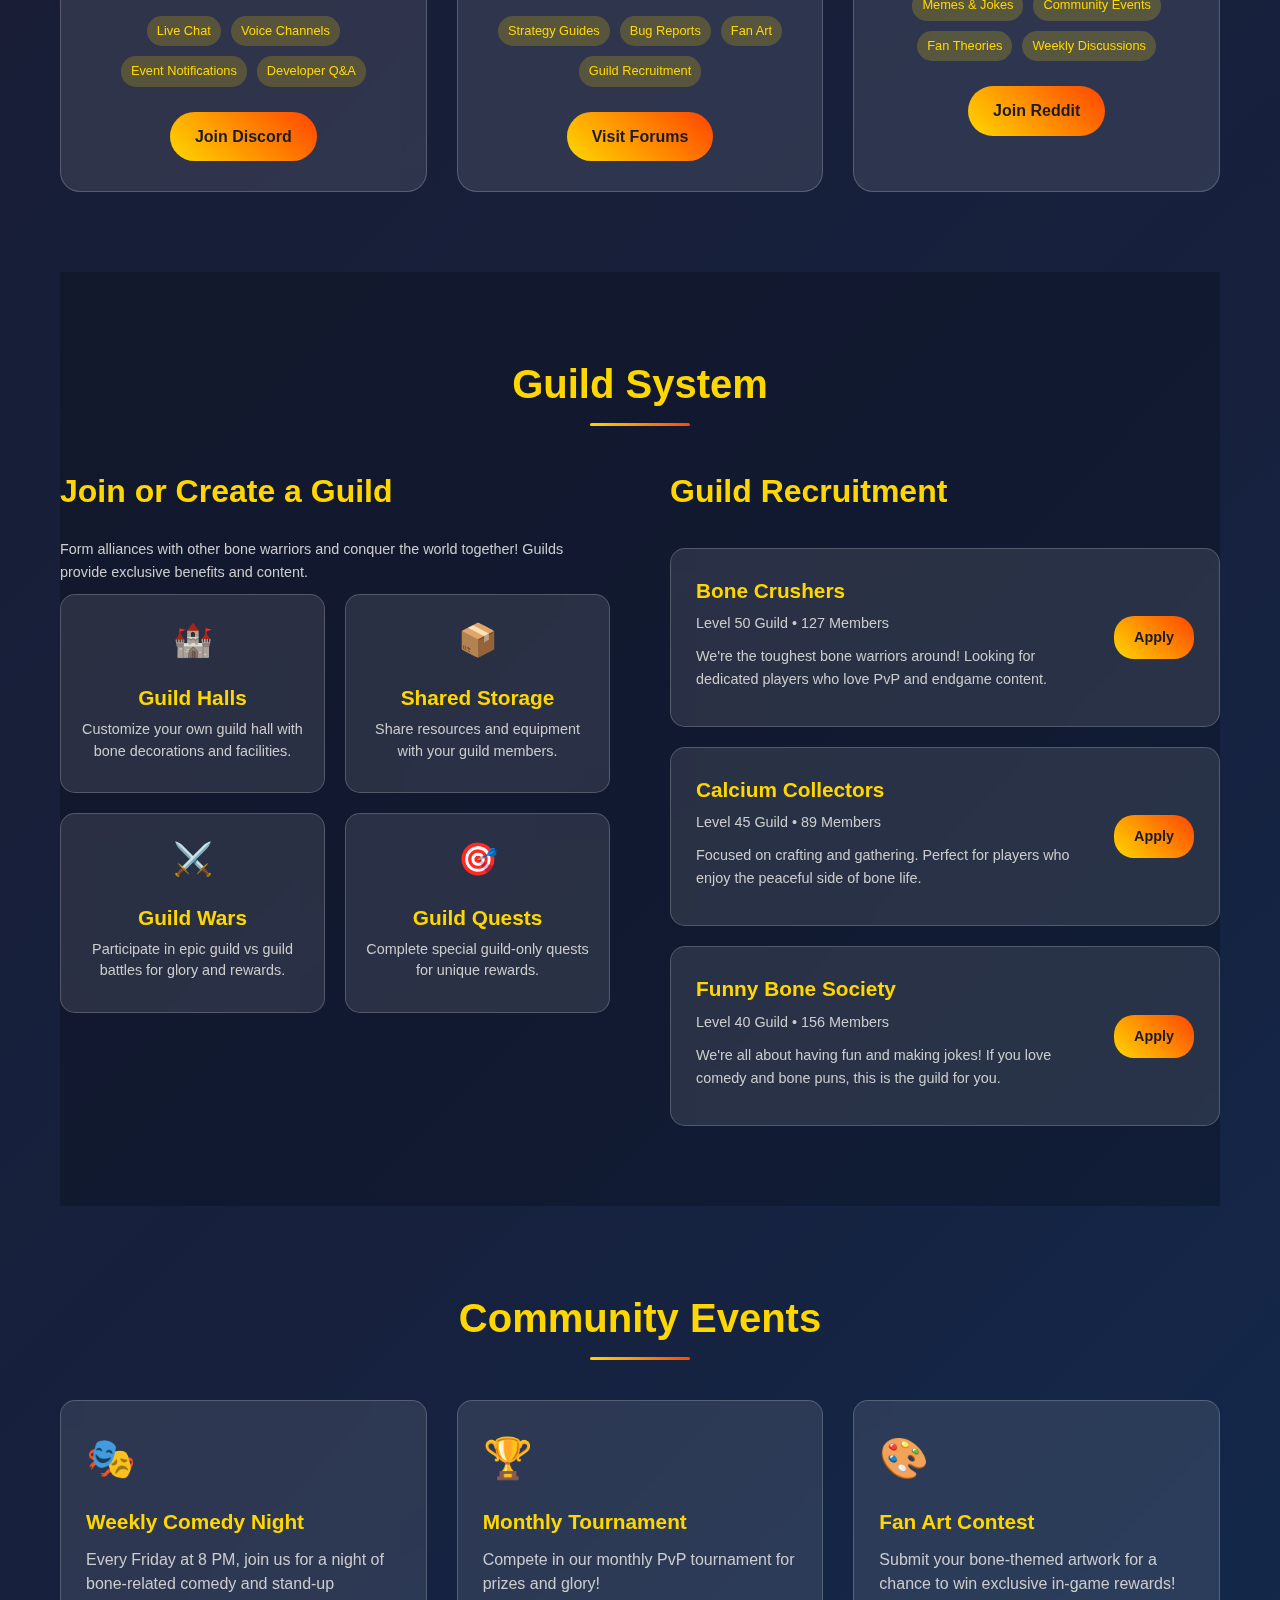
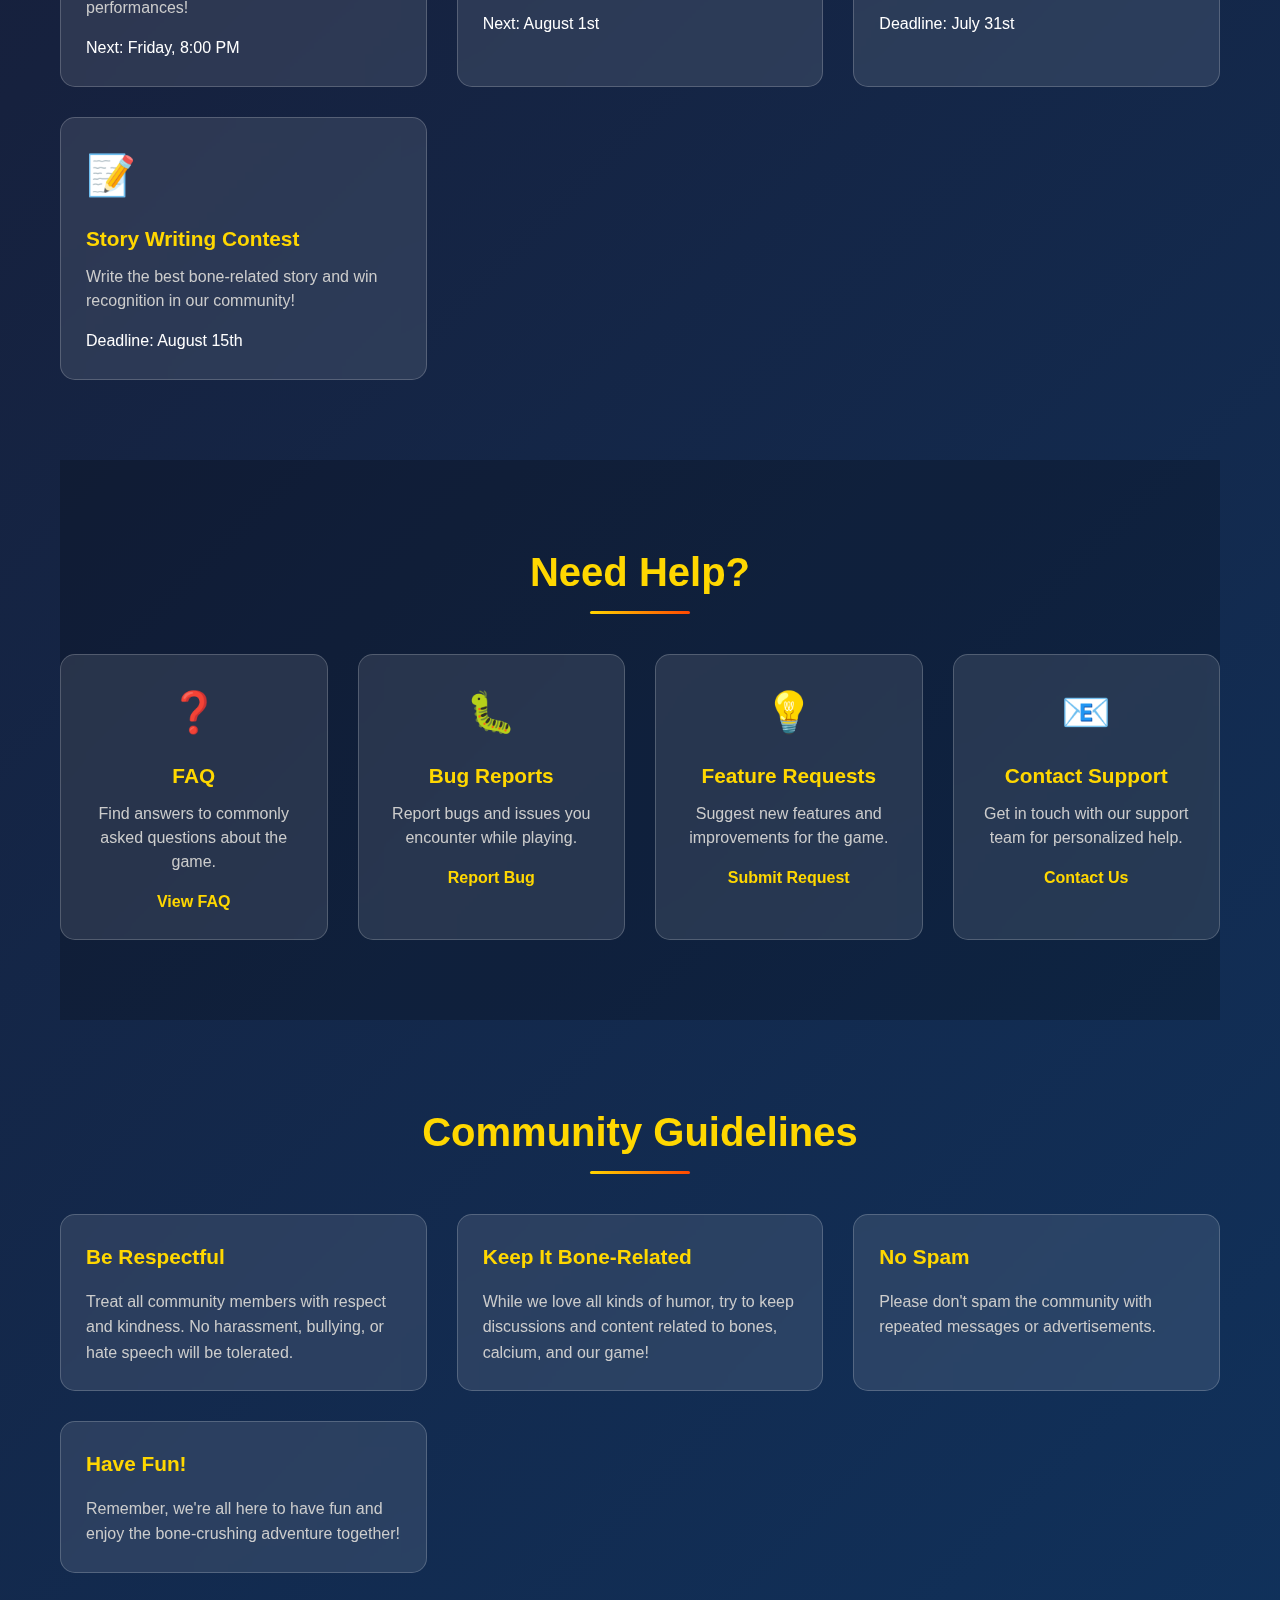
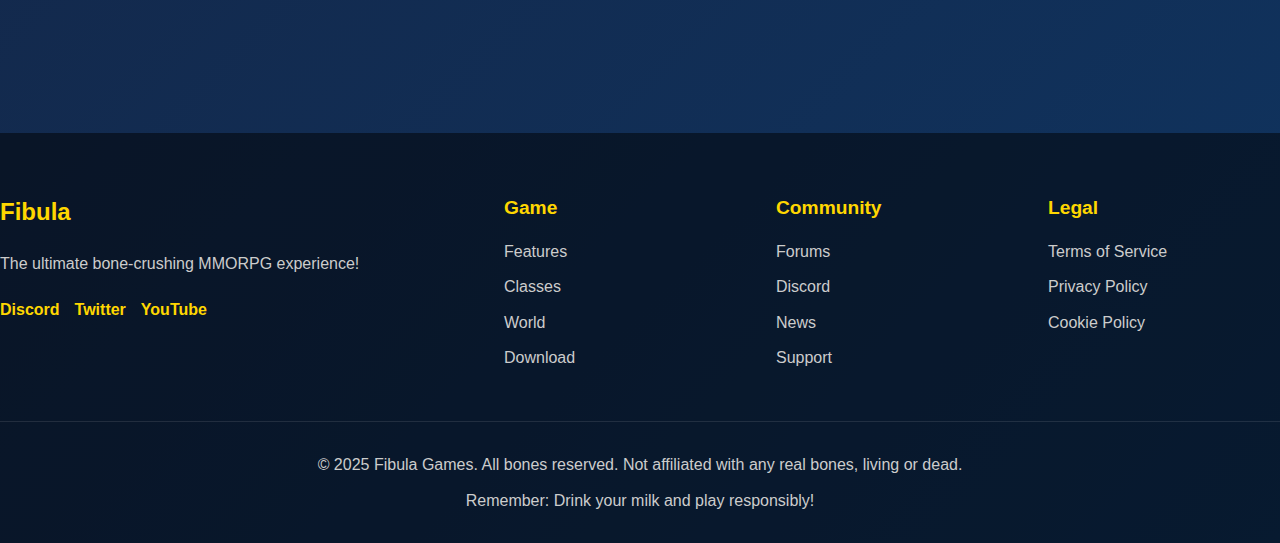
<file: community.html>
<!DOCTYPE html>
<html lang="en">
<head>
    <meta charset="UTF-8">
    <meta name="viewport" content="width=device-width, initial-scale=1.0">
    <title>Community - Fibula MMORPG</title>
    <link rel="stylesheet" href="styles/main.css">
    <link rel="stylesheet" href="styles/navigation.css">
    <link rel="stylesheet" href="styles/animations.css">
</head>
<body>
    <div class="stars" id="stars"></div>
    
    <!-- Navigation -->
    <nav class="main-nav">
        <div class="nav-container">
            <div class="nav-logo">
                <a href="index.html">
                    <span class="logo-text">FIBULA</span>
                </a>
            </div>
            <ul class="nav-menu">
                <li><a href="index.html">Home</a></li>
                <li><a href="game.html">Game</a></li>
                <li><a href="classes.html">Classes</a></li>
                <li><a href="world.html">World</a></li>
                <li><a href="news.html">News</a></li>
                <li><a href="community.html" class="active">Community</a></li>
                <li><a href="download.html" class="download-btn">Download</a></li>
            </ul>
            <div class="nav-toggle">
                <span></span>
                <span></span>
                <span></span>
            </div>
        </div>
    </nav>

    <div class="container">
        <header class="page-header">
            <h1 class="page-title">Join Our Community</h1>
            <p class="page-subtitle">Connect with fellow bone warriors and share your adventures!</p>
        </header>

        <section class="community-stats">
            <div class="stats-grid">
                <div class="stat-card">
                    <div class="stat-number">47,293</div>
                    <div class="stat-label">Active Players</div>
                </div>
                <div class="stat-card">
                    <div class="stat-number">12,847</div>
                    <div class="stat-label">Discord Members</div>
                </div>
                <div class="stat-card">
                    <div class="stat-number">5,234</div>
                    <div class="stat-label">Forum Posts</div>
                </div>
                <div class="stat-card">
                    <div class="stat-number">1,337</div>
                    <div class="stat-label">Guilds</div>
                </div>
            </div>
        </section>

        <section class="community-platforms">
            <h2 class="section-title">Connect With Us</h2>
            <div class="platforms-grid">
                <div class="platform-card discord">
                    <div class="platform-icon">💬</div>
                    <h3>Discord Server</h3>
                    <p>Join our official Discord server to chat with other players, get help, and participate in community events!</p>
                    <div class="platform-features">
                        <span>Live Chat</span>
                        <span>Voice Channels</span>
                        <span>Event Notifications</span>
                        <span>Developer Q&A</span>
                    </div>
                    <a href="#" class="platform-button">Join Discord</a>
                </div>

                <div class="platform-card forums">
                    <div class="platform-icon">📝</div>
                    <h3>Official Forums</h3>
                    <p>Discuss strategies, share screenshots, and participate in community discussions on our official forums.</p>
                    <div class="platform-features">
                        <span>Strategy Guides</span>
                        <span>Bug Reports</span>
                        <span>Fan Art</span>
                        <span>Guild Recruitment</span>
                    </div>
                    <a href="#" class="platform-button">Visit Forums</a>
                </div>

                <div class="platform-card reddit">
                    <div class="platform-icon">🤖</div>
                    <h3>Reddit Community</h3>
                    <p>Join our subreddit for memes, discussions, and community-created content!</p>
                    <div class="platform-features">
                        <span>Memes & Jokes</span>
                        <span>Community Events</span>
                        <span>Fan Theories</span>
                        <span>Weekly Discussions</span>
                    </div>
                    <a href="#" class="platform-button">Join Reddit</a>
                </div>
            </div>
        </section>

        <section class="guild-system">
            <h2 class="section-title">Guild System</h2>
            <div class="guild-content">
                <div class="guild-info">
                    <h3>Join or Create a Guild</h3>
                    <p>Form alliances with other bone warriors and conquer the world together! Guilds provide exclusive benefits and content.</p>
                    
                    <div class="guild-benefits">
                        <div class="benefit-item">
                            <div class="benefit-icon">🏰</div>
                            <h4>Guild Halls</h4>
                            <p>Customize your own guild hall with bone decorations and facilities.</p>
                        </div>
                        <div class="benefit-item">
                            <div class="benefit-icon">📦</div>
                            <h4>Shared Storage</h4>
                            <p>Share resources and equipment with your guild members.</p>
                        </div>
                        <div class="benefit-item">
                            <div class="benefit-icon">⚔️</div>
                            <h4>Guild Wars</h4>
                            <p>Participate in epic guild vs guild battles for glory and rewards.</p>
                        </div>
                        <div class="benefit-item">
                            <div class="benefit-icon">🎯</div>
                            <h4>Guild Quests</h4>
                            <p>Complete special guild-only quests for unique rewards.</p>
                        </div>
                    </div>
                </div>
                
                <div class="guild-recruitment">
                    <h3>Guild Recruitment</h3>
                    <div class="recruitment-list">
                        <div class="guild-listing">
                            <div class="guild-info">
                                <h4>Bone Crushers</h4>
                                <p>Level 50 Guild • 127 Members</p>
                                <p>We're the toughest bone warriors around! Looking for dedicated players who love PvP and endgame content.</p>
                            </div>
                            <a href="#" class="apply-button">Apply</a>
                        </div>
                        
                        <div class="guild-listing">
                            <div class="guild-info">
                                <h4>Calcium Collectors</h4>
                                <p>Level 45 Guild • 89 Members</p>
                                <p>Focused on crafting and gathering. Perfect for players who enjoy the peaceful side of bone life.</p>
                            </div>
                            <a href="#" class="apply-button">Apply</a>
                        </div>
                        
                        <div class="guild-listing">
                            <div class="guild-info">
                                <h4>Funny Bone Society</h4>
                                <p>Level 40 Guild • 156 Members</p>
                                <p>We're all about having fun and making jokes! If you love comedy and bone puns, this is the guild for you.</p>
                            </div>
                            <a href="#" class="apply-button">Apply</a>
                        </div>
                    </div>
                </div>
            </div>
        </section>

        <section class="community-events">
            <h2 class="section-title">Community Events</h2>
            <div class="events-grid">
                <div class="event-card">
                    <div class="event-icon">🎭</div>
                    <h3>Weekly Comedy Night</h3>
                    <p>Every Friday at 8 PM, join us for a night of bone-related comedy and stand-up performances!</p>
                    <div class="event-time">Next: Friday, 8:00 PM</div>
                </div>

                <div class="event-card">
                    <div class="event-icon">🏆</div>
                    <h3>Monthly Tournament</h3>
                    <p>Compete in our monthly PvP tournament for prizes and glory!</p>
                    <div class="event-time">Next: August 1st</div>
                </div>

                <div class="event-card">
                    <div class="event-icon">🎨</div>
                    <h3>Fan Art Contest</h3>
                    <p>Submit your bone-themed artwork for a chance to win exclusive in-game rewards!</p>
                    <div class="event-time">Deadline: July 31st</div>
                </div>

                <div class="event-card">
                    <div class="event-icon">📝</div>
                    <h3>Story Writing Contest</h3>
                    <p>Write the best bone-related story and win recognition in our community!</p>
                    <div class="event-time">Deadline: August 15th</div>
                </div>
            </div>
        </section>

        <section class="support-section">
            <h2 class="section-title">Need Help?</h2>
            <div class="support-grid">
                <div class="support-card">
                    <div class="support-icon">❓</div>
                    <h3>FAQ</h3>
                    <p>Find answers to commonly asked questions about the game.</p>
                    <a href="#" class="support-link">View FAQ</a>
                </div>

                <div class="support-card">
                    <div class="support-icon">🐛</div>
                    <h3>Bug Reports</h3>
                    <p>Report bugs and issues you encounter while playing.</p>
                    <a href="#" class="support-link">Report Bug</a>
                </div>

                <div class="support-card">
                    <div class="support-icon">💡</div>
                    <h3>Feature Requests</h3>
                    <p>Suggest new features and improvements for the game.</p>
                    <a href="#" class="support-link">Submit Request</a>
                </div>

                <div class="support-card">
                    <div class="support-icon">📧</div>
                    <h3>Contact Support</h3>
                    <p>Get in touch with our support team for personalized help.</p>
                    <a href="#" class="support-link">Contact Us</a>
                </div>
            </div>
        </section>

        <section class="community-guidelines">
            <h2 class="section-title">Community Guidelines</h2>
            <div class="guidelines-content">
                <div class="guideline-item">
                    <h3>Be Respectful</h3>
                    <p>Treat all community members with respect and kindness. No harassment, bullying, or hate speech will be tolerated.</p>
                </div>
                
                <div class="guideline-item">
                    <h3>Keep It Bone-Related</h3>
                    <p>While we love all kinds of humor, try to keep discussions and content related to bones, calcium, and our game!</p>
                </div>
                
                <div class="guideline-item">
                    <h3>No Spam</h3>
                    <p>Please don't spam the community with repeated messages or advertisements.</p>
                </div>
                
                <div class="guideline-item">
                    <h3>Have Fun!</h3>
                    <p>Remember, we're all here to have fun and enjoy the bone-crushing adventure together!</p>
                </div>
            </div>
        </section>
    </div>

    <footer class="main-footer">
        <div class="footer-content">
            <div class="footer-section">
                <h3>Fibula</h3>
                <p>The ultimate bone-crushing MMORPG experience!</p>
                <div class="social-links">
                    <a href="#" class="social-link">Discord</a>
                    <a href="#" class="social-link">Twitter</a>
                    <a href="#" class="social-link">YouTube</a>
                </div>
            </div>
            <div class="footer-section">
                <h4>Game</h4>
                <ul>
                    <li><a href="game.html">Features</a></li>
                    <li><a href="classes.html">Classes</a></li>
                    <li><a href="world.html">World</a></li>
                    <li><a href="download.html">Download</a></li>
                </ul>
            </div>
            <div class="footer-section">
                <h4>Community</h4>
                <ul>
                    <li><a href="community.html">Forums</a></li>
                    <li><a href="community.html">Discord</a></li>
                    <li><a href="news.html">News</a></li>
                    <li><a href="community.html">Support</a></li>
                </ul>
            </div>
            <div class="footer-section">
                <h4>Legal</h4>
                <ul>
                    <li><a href="#">Terms of Service</a></li>
                    <li><a href="#">Privacy Policy</a></li>
                    <li><a href="#">Cookie Policy</a></li>
                </ul>
            </div>
        </div>
        <div class="footer-bottom">
            <p>&copy; 2025 Fibula Games. All bones reserved. Not affiliated with any real bones, living or dead.</p>
            <p>Remember: Drink your milk and play responsibly!</p>
        </div>
    </footer>

    <script src="js/main.js"></script>
    <script src="js/animations.js"></script>
</body>
</html>
</file>
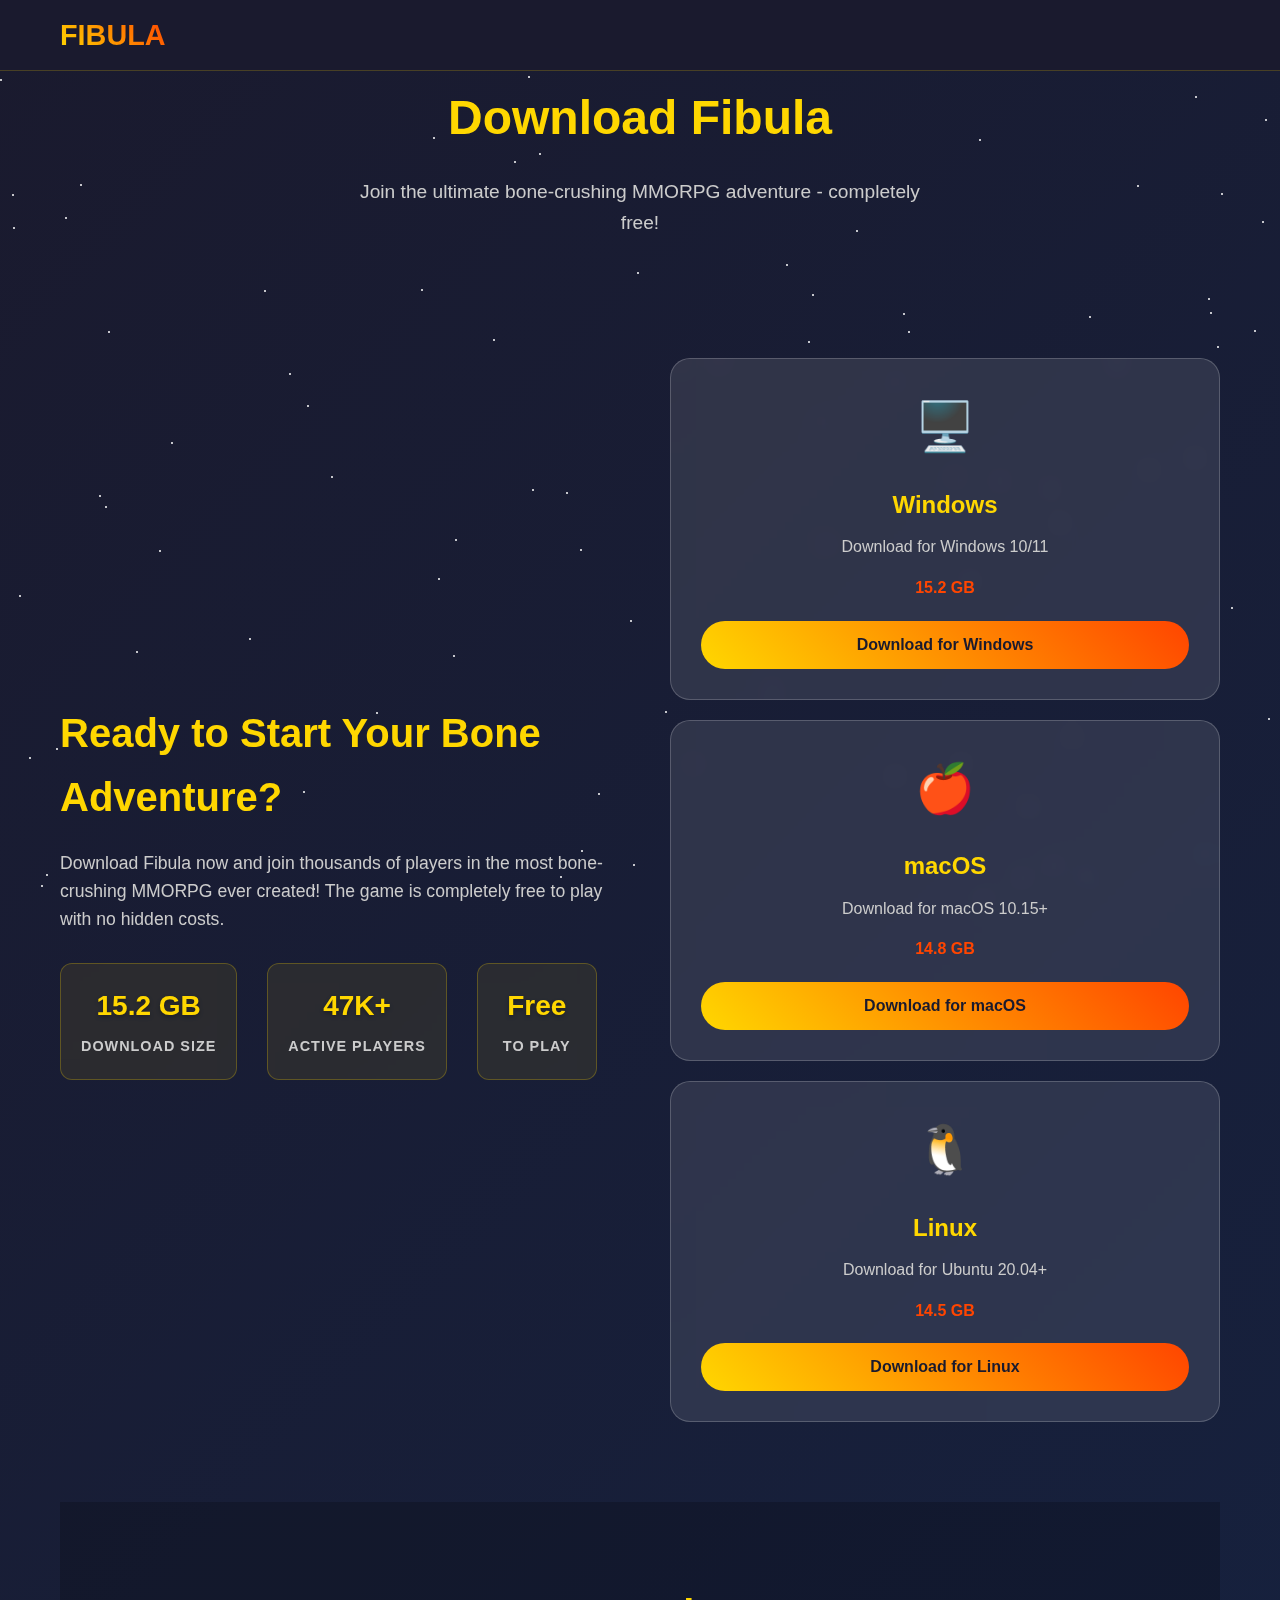
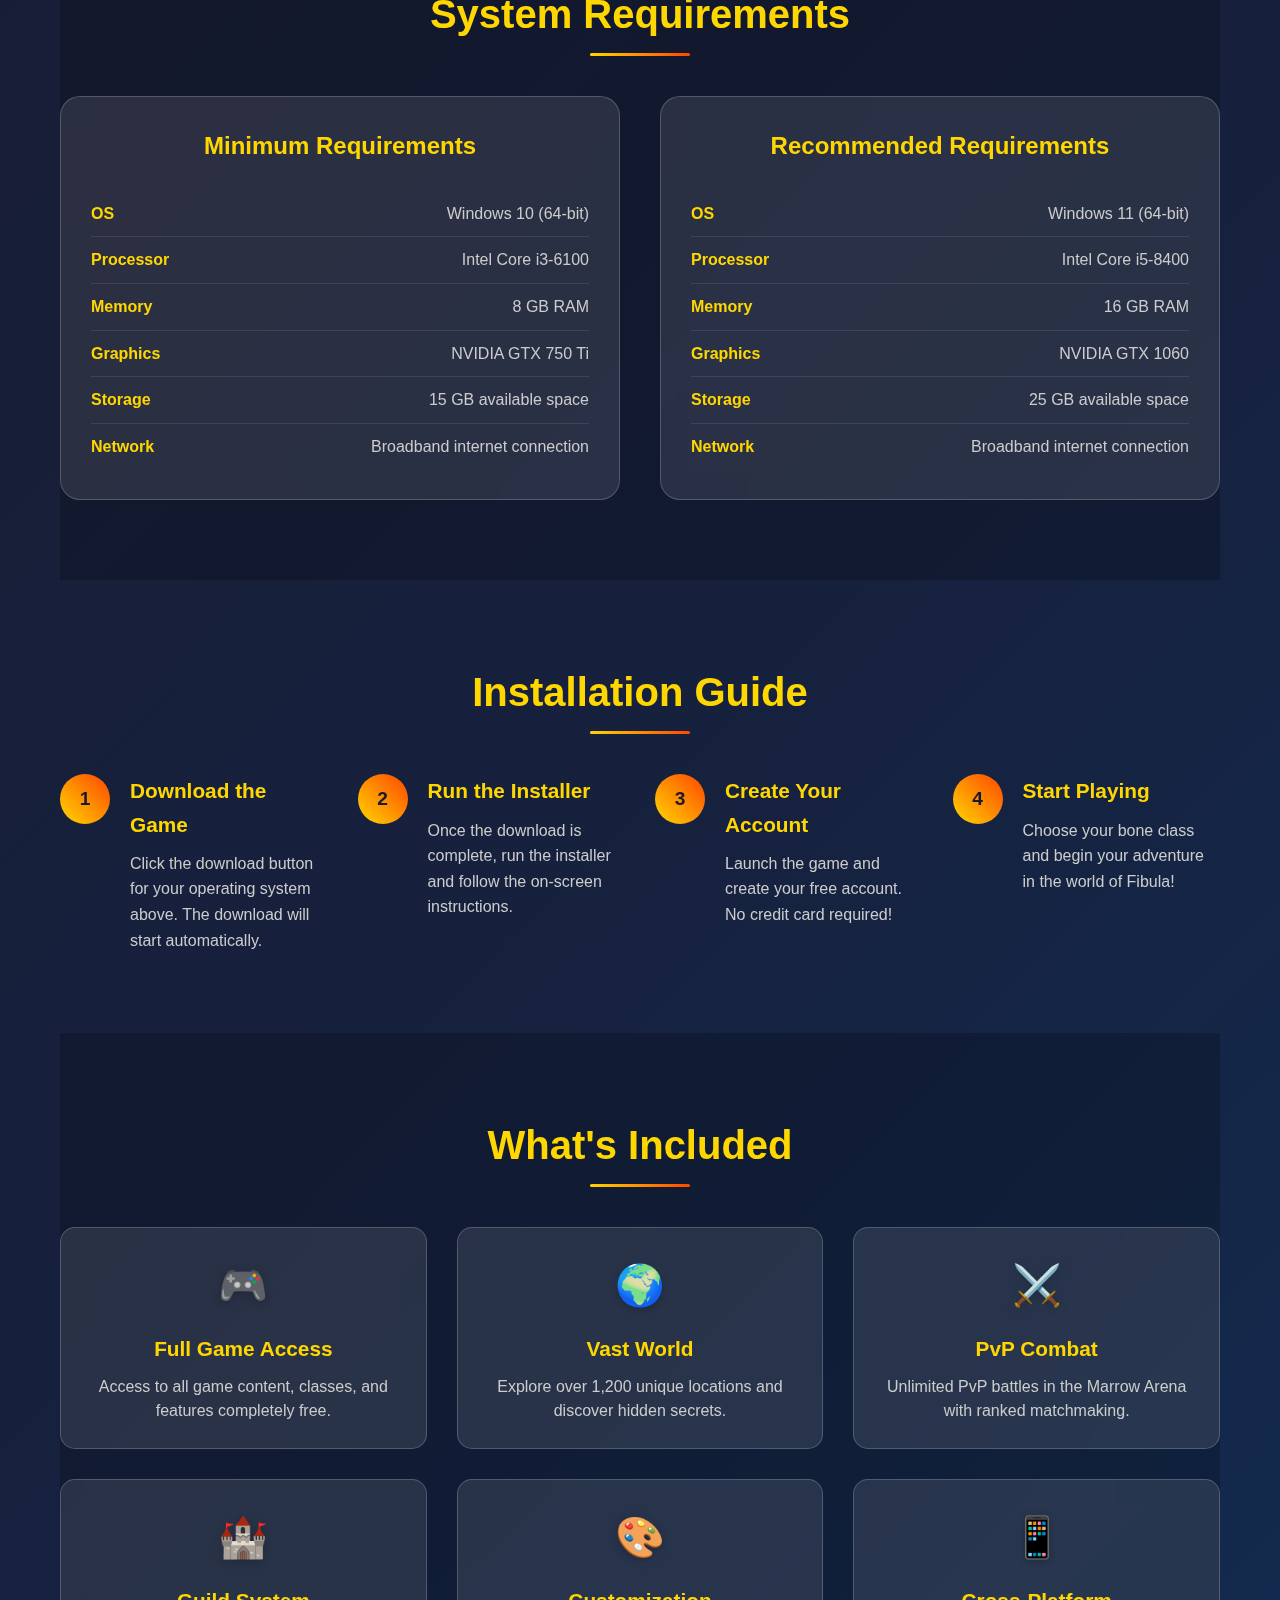
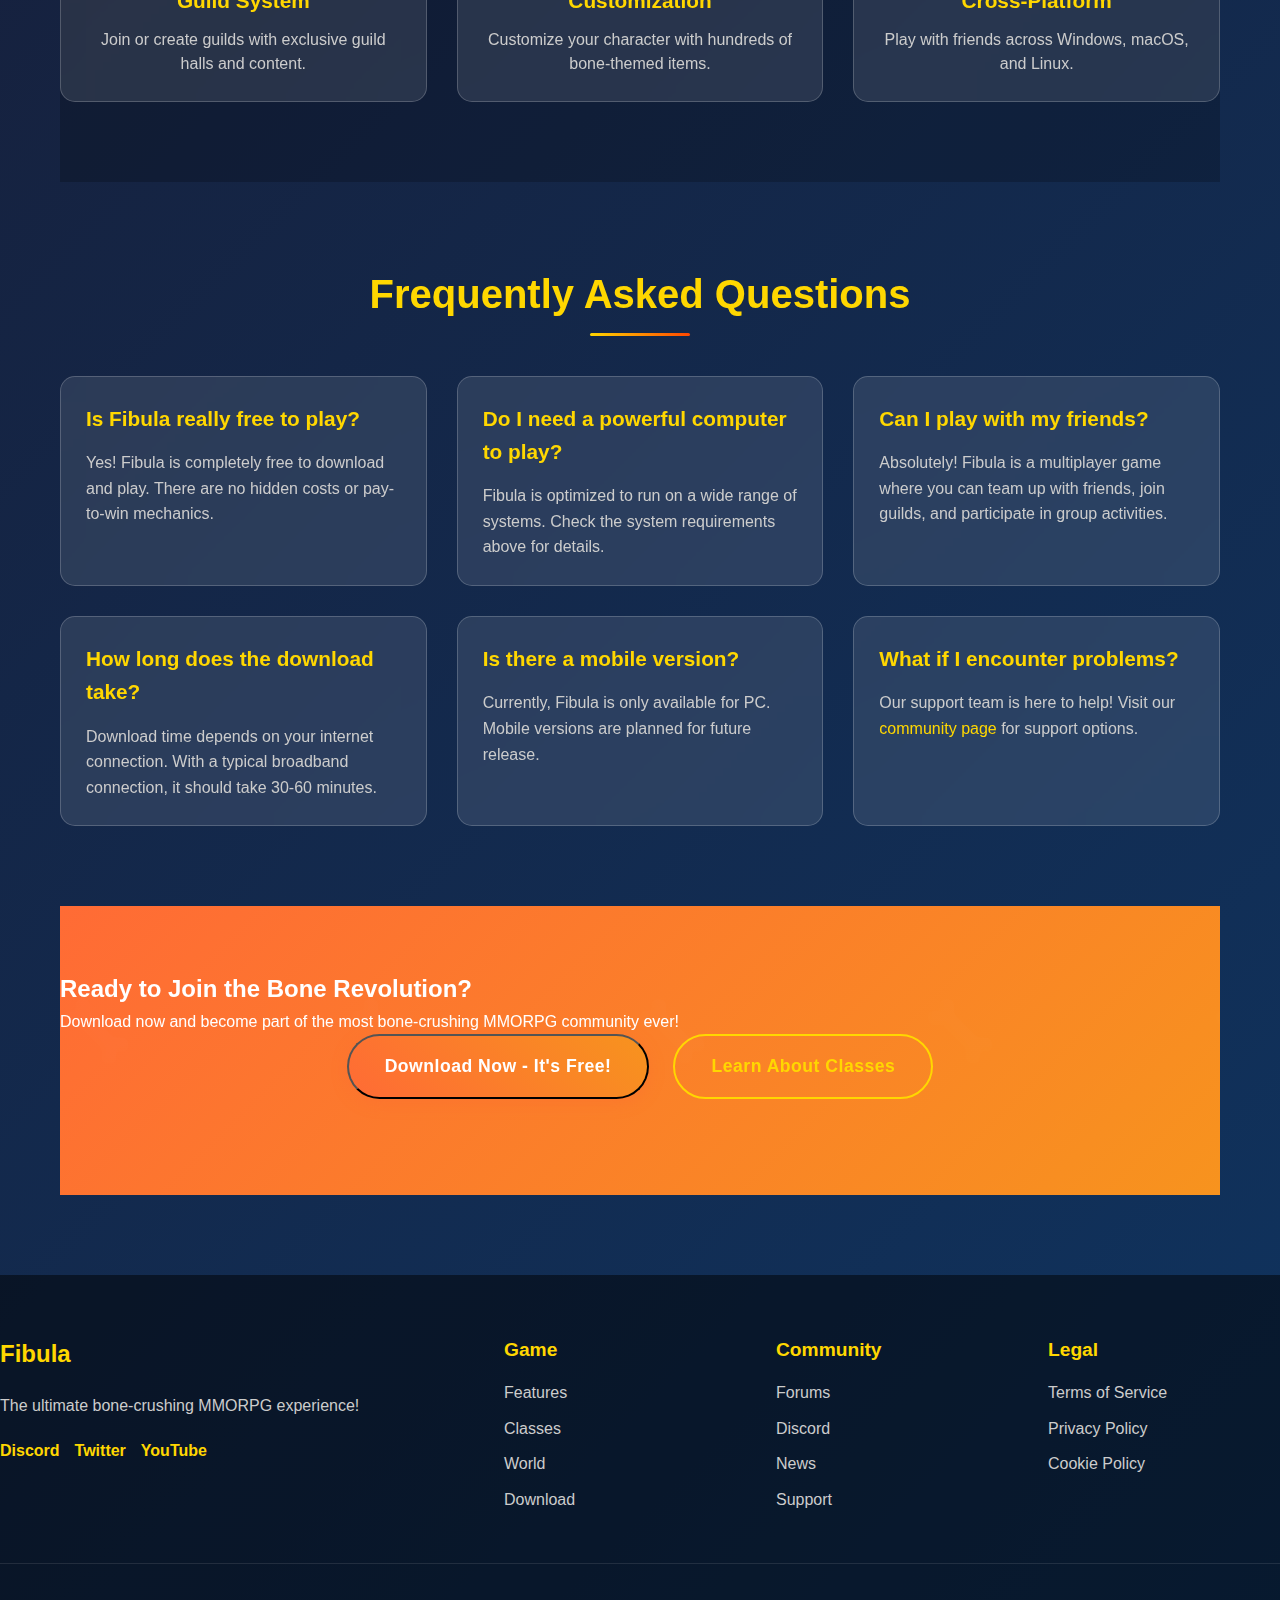
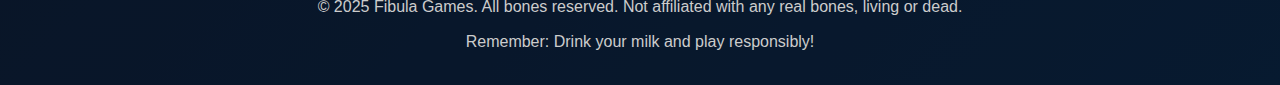
<file: download.html>
<!DOCTYPE html>
<html lang="en">
<head>
    <meta charset="UTF-8">
    <meta name="viewport" content="width=device-width, initial-scale=1.0">
    <title>Download - Fibula MMORPG</title>
    <link rel="stylesheet" href="styles/main.css">
    <link rel="stylesheet" href="styles/navigation.css">
    <link rel="stylesheet" href="styles/animations.css">
</head>
<body>
    <div class="stars" id="stars"></div>
    
    <!-- Navigation -->
    <nav class="main-nav">
        <div class="nav-container">
            <div class="nav-logo">
                <a href="index.html">
                    <span class="logo-text">FIBULA</span>
                </a>
            </div>
            <ul class="nav-menu">
                <li><a href="index.html">Home</a></li>
                <li><a href="game.html">Game</a></li>
                <li><a href="classes.html">Classes</a></li>
                <li><a href="world.html">World</a></li>
                <li><a href="news.html">News</a></li>
                <li><a href="community.html">Community</a></li>
                <li><a href="download.html" class="download-btn active">Download</a></li>
            </ul>
            <div class="nav-toggle">
                <span></span>
                <span></span>
                <span></span>
            </div>
        </div>
    </nav>

    <div class="container">
        <header class="page-header">
            <h1 class="page-title">Download Fibula</h1>
            <p class="page-subtitle">Join the ultimate bone-crushing MMORPG adventure - completely free!</p>
        </header>

        <section class="download-hero">
            <div class="download-content">
                <div class="download-info">
                    <h2>Ready to Start Your Bone Adventure?</h2>
                    <p>Download Fibula now and join thousands of players in the most bone-crushing MMORPG ever created! The game is completely free to play with no hidden costs.</p>
                    
                    <div class="download-stats">
                        <div class="stat">
                            <span class="stat-number">15.2 GB</span>
                            <span class="stat-label">Download Size</span>
                        </div>
                        <div class="stat">
                            <span class="stat-number">47K+</span>
                            <span class="stat-label">Active Players</span>
                        </div>
                        <div class="stat">
                            <span class="stat-number">Free</span>
                            <span class="stat-label">To Play</span>
                        </div>
                    </div>
                </div>
                
                <div class="download-options">
                    <div class="download-card">
                        <div class="download-icon">🖥️</div>
                        <h3>Windows</h3>
                        <p>Download for Windows 10/11</p>
                        <div class="download-size">15.2 GB</div>
                        <button class="download-button" onclick="startDownload('windows')">
                            <span class="download-text">Download for Windows</span>
                            <span class="download-progress" style="width: 0%"></span>
                        </button>
                    </div>
                    
                    <div class="download-card">
                        <div class="download-icon">🍎</div>
                        <h3>macOS</h3>
                        <p>Download for macOS 10.15+</p>
                        <div class="download-size">14.8 GB</div>
                        <button class="download-button" onclick="startDownload('macos')">
                            <span class="download-text">Download for macOS</span>
                            <span class="download-progress" style="width: 0%"></span>
                        </button>
                    </div>
                    
                    <div class="download-card">
                        <div class="download-icon">🐧</div>
                        <h3>Linux</h3>
                        <p>Download for Ubuntu 20.04+</p>
                        <div class="download-size">14.5 GB</div>
                        <button class="download-button" onclick="startDownload('linux')">
                            <span class="download-text">Download for Linux</span>
                            <span class="download-progress" style="width: 0%"></span>
                        </button>
                    </div>
                </div>
            </div>
        </section>

        <section class="system-requirements">
            <h2 class="section-title">System Requirements</h2>
            <div class="requirements-grid">
                <div class="requirements-card">
                    <h3>Minimum Requirements</h3>
                    <div class="requirement-item">
                        <span class="requirement-label">OS</span>
                        <span class="requirement-value">Windows 10 (64-bit)</span>
                    </div>
                    <div class="requirement-item">
                        <span class="requirement-label">Processor</span>
                        <span class="requirement-value">Intel Core i3-6100</span>
                    </div>
                    <div class="requirement-item">
                        <span class="requirement-label">Memory</span>
                        <span class="requirement-value">8 GB RAM</span>
                    </div>
                    <div class="requirement-item">
                        <span class="requirement-label">Graphics</span>
                        <span class="requirement-value">NVIDIA GTX 750 Ti</span>
                    </div>
                    <div class="requirement-item">
                        <span class="requirement-label">Storage</span>
                        <span class="requirement-value">15 GB available space</span>
                    </div>
                    <div class="requirement-item">
                        <span class="requirement-label">Network</span>
                        <span class="requirement-value">Broadband internet connection</span>
                    </div>
                </div>
                
                <div class="requirements-card">
                    <h3>Recommended Requirements</h3>
                    <div class="requirement-item">
                        <span class="requirement-label">OS</span>
                        <span class="requirement-value">Windows 11 (64-bit)</span>
                    </div>
                    <div class="requirement-item">
                        <span class="requirement-label">Processor</span>
                        <span class="requirement-value">Intel Core i5-8400</span>
                    </div>
                    <div class="requirement-item">
                        <span class="requirement-label">Memory</span>
                        <span class="requirement-value">16 GB RAM</span>
                    </div>
                    <div class="requirement-item">
                        <span class="requirement-label">Graphics</span>
                        <span class="requirement-value">NVIDIA GTX 1060</span>
                    </div>
                    <div class="requirement-item">
                        <span class="requirement-label">Storage</span>
                        <span class="requirement-value">25 GB available space</span>
                    </div>
                    <div class="requirement-item">
                        <span class="requirement-label">Network</span>
                        <span class="requirement-value">Broadband internet connection</span>
                    </div>
                </div>
            </div>
        </section>

        <section class="installation-guide">
            <h2 class="section-title">Installation Guide</h2>
            <div class="installation-steps">
                <div class="step">
                    <div class="step-number">1</div>
                    <div class="step-content">
                        <h3>Download the Game</h3>
                        <p>Click the download button for your operating system above. The download will start automatically.</p>
                    </div>
                </div>
                
                <div class="step">
                    <div class="step-number">2</div>
                    <div class="step-content">
                        <h3>Run the Installer</h3>
                        <p>Once the download is complete, run the installer and follow the on-screen instructions.</p>
                    </div>
                </div>
                
                <div class="step">
                    <div class="step-number">3</div>
                    <div class="step-content">
                        <h3>Create Your Account</h3>
                        <p>Launch the game and create your free account. No credit card required!</p>
                    </div>
                </div>
                
                <div class="step">
                    <div class="step-number">4</div>
                    <div class="step-content">
                        <h3>Start Playing</h3>
                        <p>Choose your bone class and begin your adventure in the world of Fibula!</p>
                    </div>
                </div>
            </div>
        </section>

        <section class="game-features">
            <h2 class="section-title">What's Included</h2>
            <div class="features-grid">
                <div class="feature-item">
                    <div class="feature-icon">🎮</div>
                    <h3>Full Game Access</h3>
                    <p>Access to all game content, classes, and features completely free.</p>
                </div>
                
                <div class="feature-item">
                    <div class="feature-icon">🌍</div>
                    <h3>Vast World</h3>
                    <p>Explore over 1,200 unique locations and discover hidden secrets.</p>
                </div>
                
                <div class="feature-item">
                    <div class="feature-icon">⚔️</div>
                    <h3>PvP Combat</h3>
                    <p>Unlimited PvP battles in the Marrow Arena with ranked matchmaking.</p>
                </div>
                
                <div class="feature-item">
                    <div class="feature-icon">🏰</div>
                    <h3>Guild System</h3>
                    <p>Join or create guilds with exclusive guild halls and content.</p>
                </div>
                
                <div class="feature-item">
                    <div class="feature-icon">🎨</div>
                    <h3>Customization</h3>
                    <p>Customize your character with hundreds of bone-themed items.</p>
                </div>
                
                <div class="feature-item">
                    <div class="feature-icon">📱</div>
                    <h3>Cross-Platform</h3>
                    <p>Play with friends across Windows, macOS, and Linux.</p>
                </div>
            </div>
        </section>

        <section class="faq-section">
            <h2 class="section-title">Frequently Asked Questions</h2>
            <div class="faq-grid">
                <div class="faq-item">
                    <h3>Is Fibula really free to play?</h3>
                    <p>Yes! Fibula is completely free to download and play. There are no hidden costs or pay-to-win mechanics.</p>
                </div>
                
                <div class="faq-item">
                    <h3>Do I need a powerful computer to play?</h3>
                    <p>Fibula is optimized to run on a wide range of systems. Check the system requirements above for details.</p>
                </div>
                
                <div class="faq-item">
                    <h3>Can I play with my friends?</h3>
                    <p>Absolutely! Fibula is a multiplayer game where you can team up with friends, join guilds, and participate in group activities.</p>
                </div>
                
                <div class="faq-item">
                    <h3>How long does the download take?</h3>
                    <p>Download time depends on your internet connection. With a typical broadband connection, it should take 30-60 minutes.</p>
                </div>
                
                <div class="faq-item">
                    <h3>Is there a mobile version?</h3>
                    <p>Currently, Fibula is only available for PC. Mobile versions are planned for future release.</p>
                </div>
                
                <div class="faq-item">
                    <h3>What if I encounter problems?</h3>
                    <p>Our support team is here to help! Visit our <a href="community.html">community page</a> for support options.</p>
                </div>
            </div>
        </section>

        <section class="cta-section">
            <h2>Ready to Join the Bone Revolution?</h2>
            <p>Download now and become part of the most bone-crushing MMORPG community ever!</p>
            <div class="cta-buttons">
                <button class="play-button" onclick="startDownload('windows')">Download Now - It's Free!</button>
                <a href="classes.html" class="secondary-button">Learn About Classes</a>
            </div>
        </section>
    </div>

    <footer class="main-footer">
        <div class="footer-content">
            <div class="footer-section">
                <h3>Fibula</h3>
                <p>The ultimate bone-crushing MMORPG experience!</p>
                <div class="social-links">
                    <a href="#" class="social-link">Discord</a>
                    <a href="#" class="social-link">Twitter</a>
                    <a href="#" class="social-link">YouTube</a>
                </div>
            </div>
            <div class="footer-section">
                <h4>Game</h4>
                <ul>
                    <li><a href="game.html">Features</a></li>
                    <li><a href="classes.html">Classes</a></li>
                    <li><a href="world.html">World</a></li>
                    <li><a href="download.html">Download</a></li>
                </ul>
            </div>
            <div class="footer-section">
                <h4>Community</h4>
                <ul>
                    <li><a href="community.html">Forums</a></li>
                    <li><a href="community.html">Discord</a></li>
                    <li><a href="news.html">News</a></li>
                    <li><a href="community.html">Support</a></li>
                </ul>
            </div>
            <div class="footer-section">
                <h4>Legal</h4>
                <ul>
                    <li><a href="#">Terms of Service</a></li>
                    <li><a href="#">Privacy Policy</a></li>
                    <li><a href="#">Cookie Policy</a></li>
                </ul>
            </div>
        </div>
        <div class="footer-bottom">
            <p>&copy; 2025 Fibula Games. All bones reserved. Not affiliated with any real bones, living or dead.</p>
            <p>Remember: Drink your milk and play responsibly!</p>
        </div>
    </footer>

    <script src="js/main.js"></script>
    <script src="js/animations.js"></script>
    <script>
        function startDownload(platform) {
            const button = event.target;
            const progressBar = button.querySelector('.download-progress');
            const text = button.querySelector('.download-text');
            
            // Simulate download progress
            text.textContent = 'Downloading...';
            let progress = 0;
            
            const interval = setInterval(() => {
                progress += Math.random() * 15;
                if (progress >= 100) {
                    progress = 100;
                    clearInterval(interval);
                    text.textContent = 'Download Complete!';
                    setTimeout(() => {
                        text.textContent = `Download for ${platform.charAt(0).toUpperCase() + platform.slice(1)}`;
                        progressBar.style.width = '0%';
                    }, 2000);
                }
                progressBar.style.width = progress + '%';
            }, 200);
        }
    </script>
</body>
</html>
</file>
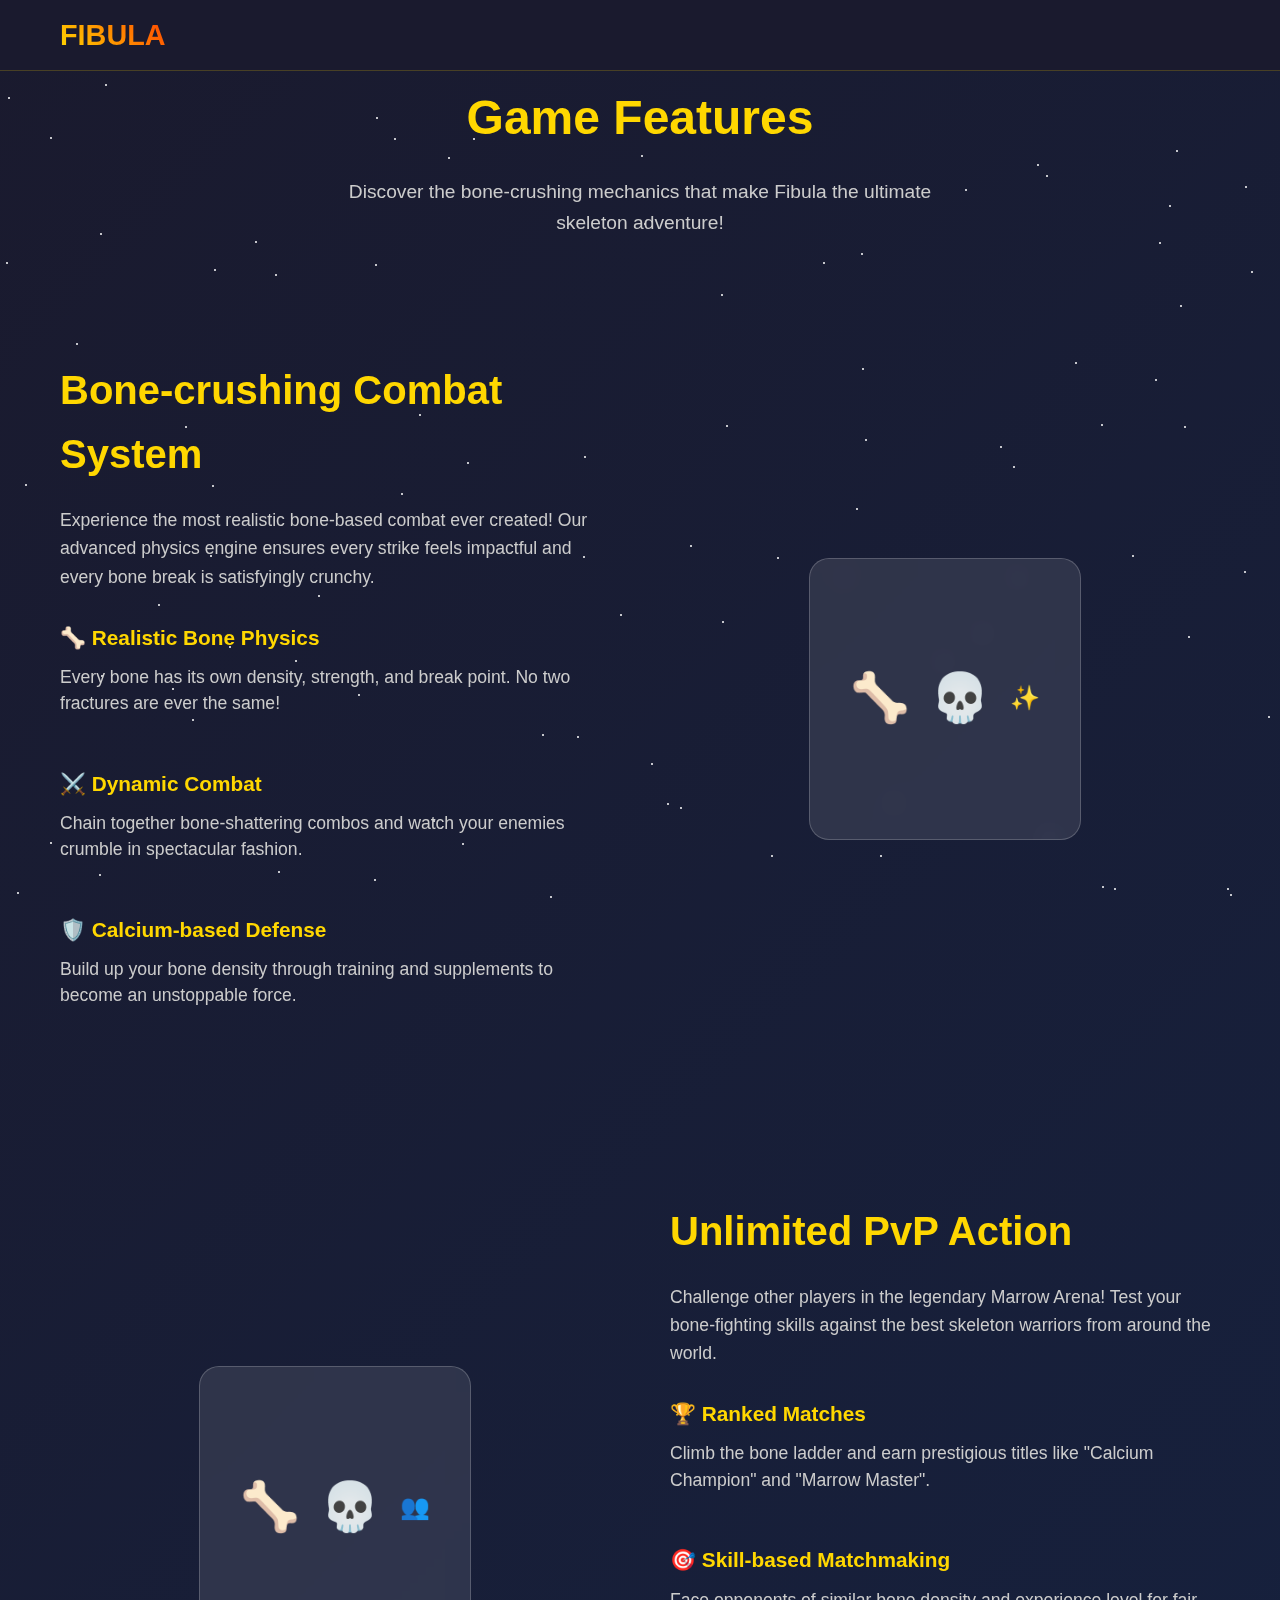
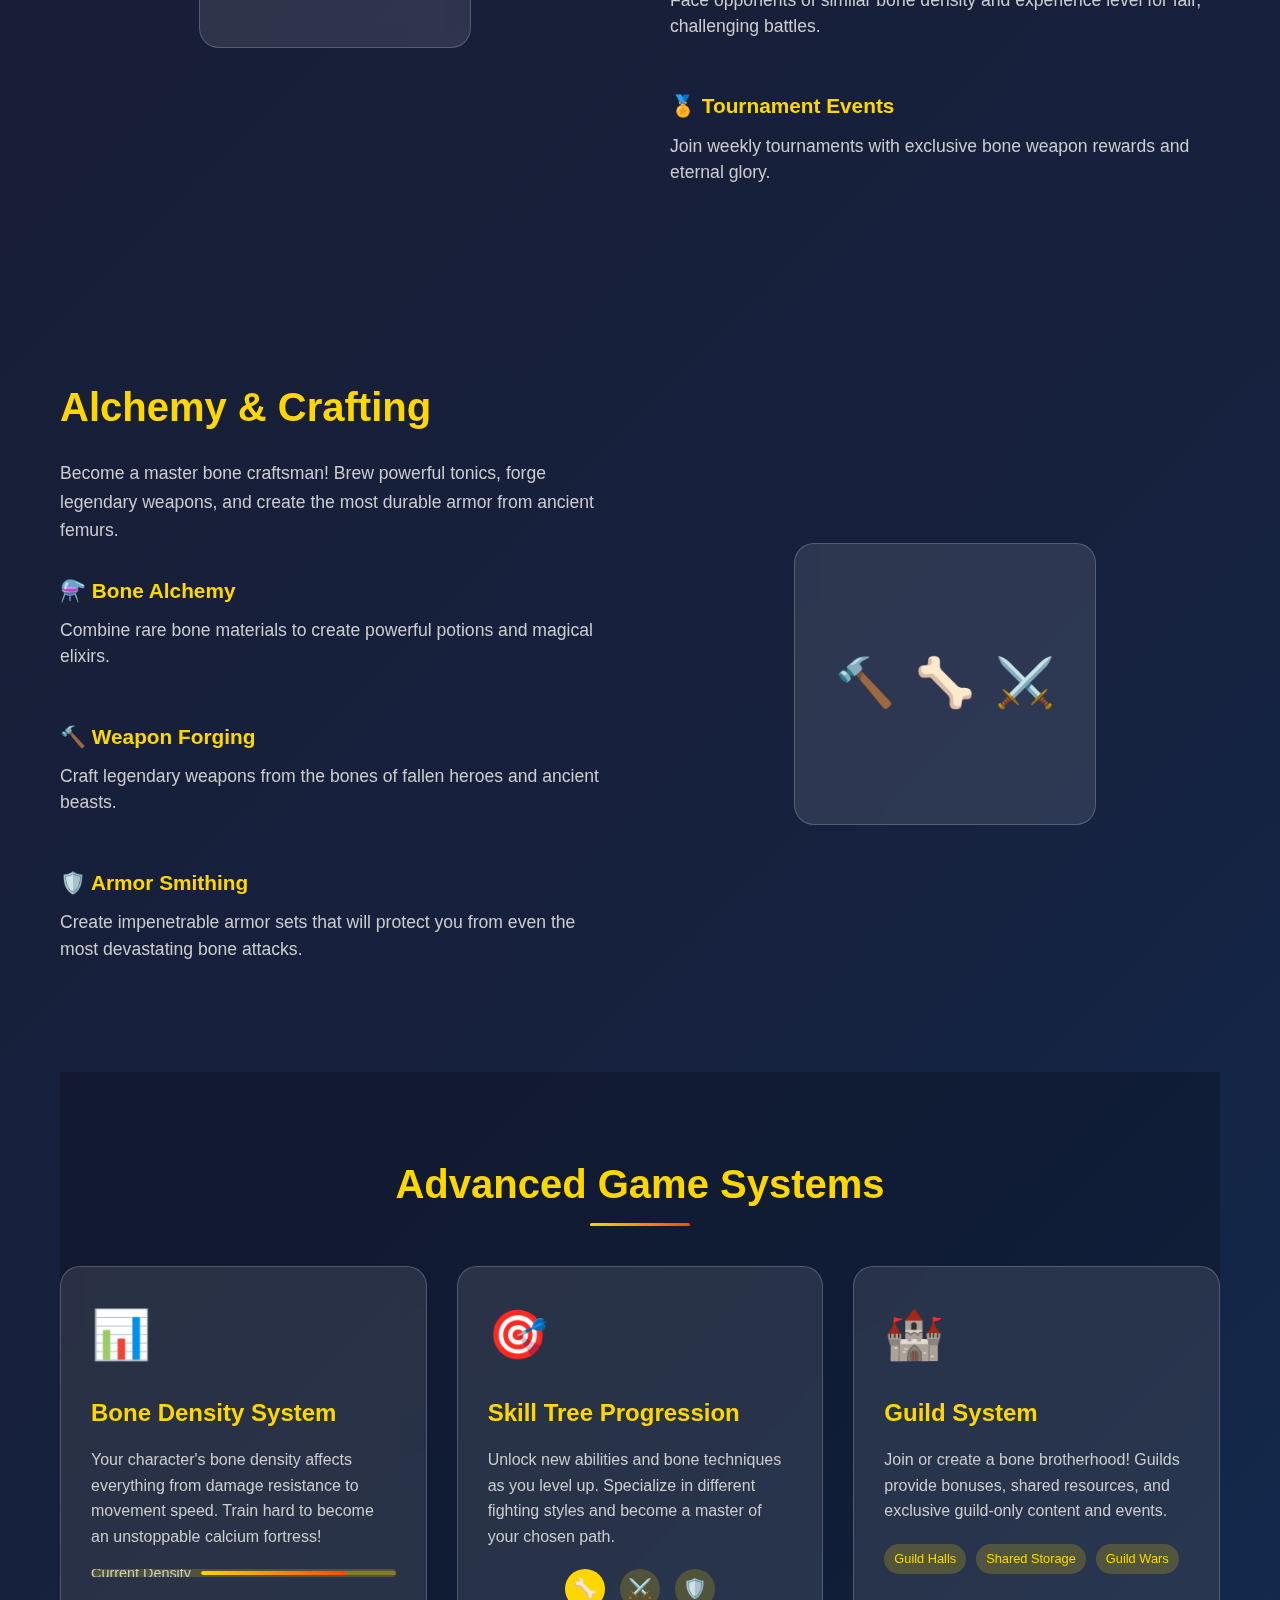
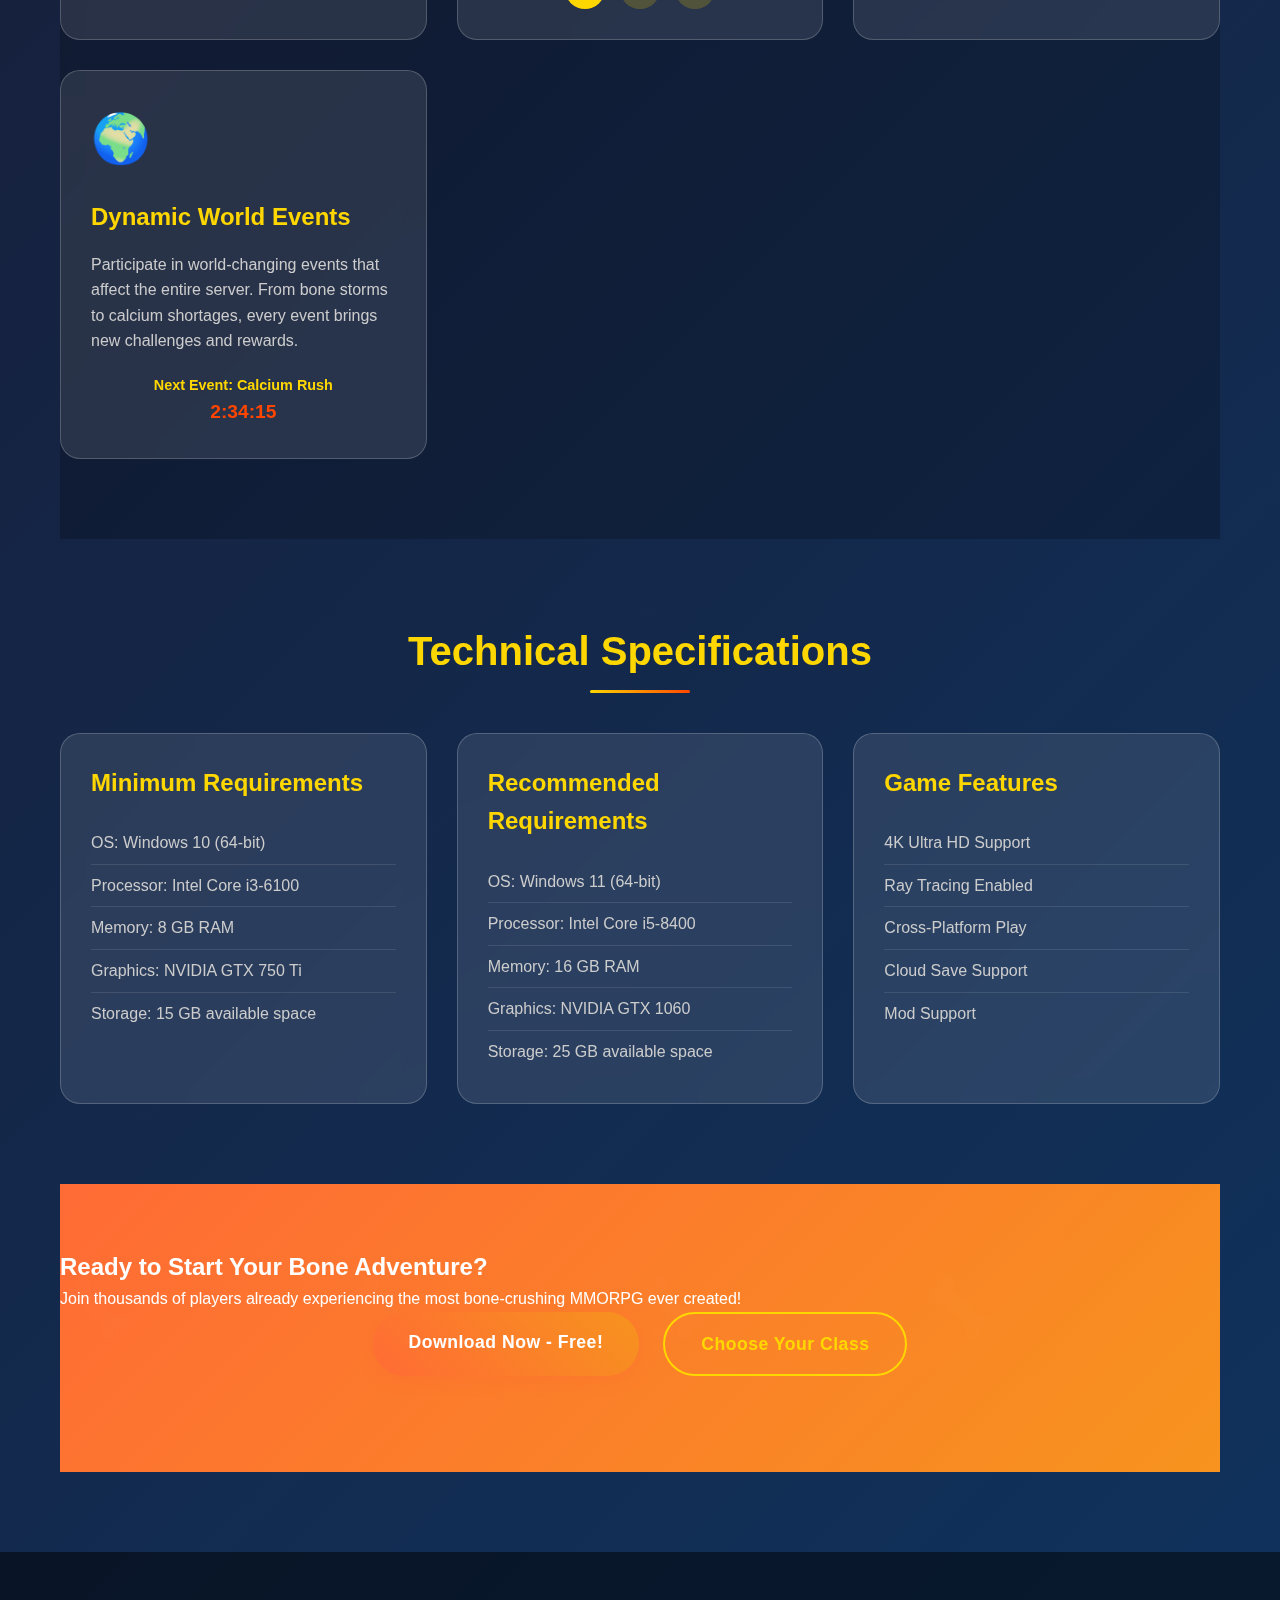
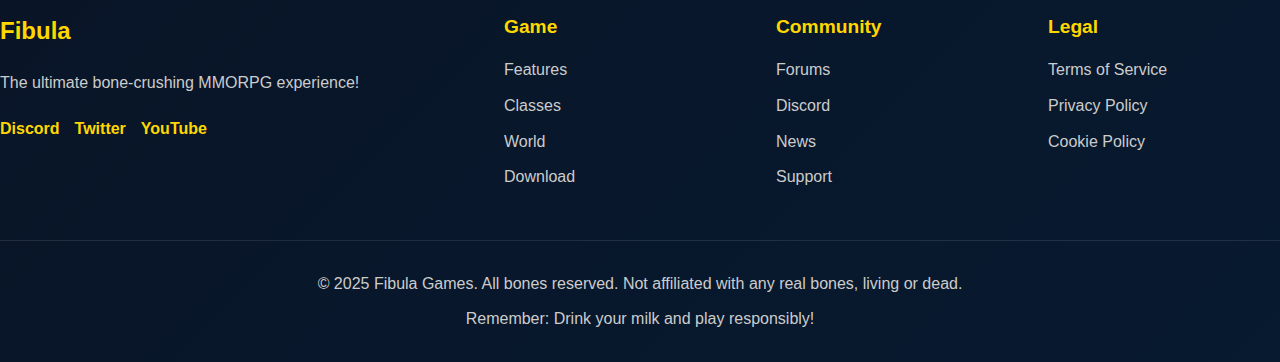
<file: game.html>
<!DOCTYPE html>
<html lang="en">
<head>
    <meta charset="UTF-8">
    <meta name="viewport" content="width=device-width, initial-scale=1.0">
    <title>Game Features - Fibula MMORPG</title>
    <link rel="stylesheet" href="styles/main.css">
    <link rel="stylesheet" href="styles/navigation.css">
    <link rel="stylesheet" href="styles/animations.css">
</head>
<body>
    <div class="stars" id="stars"></div>
    
    <!-- Navigation -->
    <nav class="main-nav">
        <div class="nav-container">
            <div class="nav-logo">
                <a href="index.html">
                    <span class="logo-text">FIBULA</span>
                </a>
            </div>
            <ul class="nav-menu">
                <li><a href="index.html">Home</a></li>
                <li><a href="game.html" class="active">Game</a></li>
                <li><a href="classes.html">Classes</a></li>
                <li><a href="world.html">World</a></li>
                <li><a href="news.html">News</a></li>
                <li><a href="community.html">Community</a></li>
                <li><a href="download.html" class="download-btn">Download</a></li>
            </ul>
            <div class="nav-toggle">
                <span></span>
                <span></span>
                <span></span>
            </div>
        </div>
    </nav>

    <div class="container">
        <header class="page-header">
            <h1 class="page-title">Game Features</h1>
            <p class="page-subtitle">Discover the bone-crushing mechanics that make Fibula the ultimate skeleton adventure!</p>
        </header>

        <section id="combat" class="feature-section">
            <div class="feature-content">
                <div class="feature-text">
                    <h2>Bone-crushing Combat System</h2>
                    <p>Experience the most realistic bone-based combat ever created! Our advanced physics engine ensures every strike feels impactful and every bone break is satisfyingly crunchy.</p>
                    
                    <div class="feature-details">
                        <div class="detail-item">
                            <h3>🦴 Realistic Bone Physics</h3>
                            <p>Every bone has its own density, strength, and break point. No two fractures are ever the same!</p>
                        </div>
                        <div class="detail-item">
                            <h3>⚔️ Dynamic Combat</h3>
                            <p>Chain together bone-shattering combos and watch your enemies crumble in spectacular fashion.</p>
                        </div>
                        <div class="detail-item">
                            <h3>🛡️ Calcium-based Defense</h3>
                            <p>Build up your bone density through training and supplements to become an unstoppable force.</p>
                        </div>
                    </div>
                </div>
                <div class="feature-visual">
                    <div class="combat-preview">
                        <div class="combat-scene">
                            <div class="character">🦴</div>
                            <div class="enemy">💀</div>
                            <div class="effects">✨</div>
                        </div>
                    </div>
                </div>
            </div>
        </section>

        <section id="pvp" class="feature-section">
            <div class="feature-content reverse">
                <div class="feature-visual">
                    <div class="pvp-preview">
                        <div class="arena-scene">
                            <div class="player1">🦴</div>
                            <div class="player2">💀</div>
                            <div class="crowd">👥</div>
                        </div>
                    </div>
                </div>
                <div class="feature-text">
                    <h2>Unlimited PvP Action</h2>
                    <p>Challenge other players in the legendary Marrow Arena! Test your bone-fighting skills against the best skeleton warriors from around the world.</p>
                    
                    <div class="feature-details">
                        <div class="detail-item">
                            <h3>🏆 Ranked Matches</h3>
                            <p>Climb the bone ladder and earn prestigious titles like "Calcium Champion" and "Marrow Master".</p>
                        </div>
                        <div class="detail-item">
                            <h3>🎯 Skill-based Matchmaking</h3>
                            <p>Face opponents of similar bone density and experience level for fair, challenging battles.</p>
                        </div>
                        <div class="detail-item">
                            <h3>🏅 Tournament Events</h3>
                            <p>Join weekly tournaments with exclusive bone weapon rewards and eternal glory.</p>
                        </div>
                    </div>
                </div>
            </div>
        </section>

        <section id="crafting" class="feature-section">
            <div class="feature-content">
                <div class="feature-text">
                    <h2>Alchemy & Crafting</h2>
                    <p>Become a master bone craftsman! Brew powerful tonics, forge legendary weapons, and create the most durable armor from ancient femurs.</p>
                    
                    <div class="feature-details">
                        <div class="detail-item">
                            <h3>⚗️ Bone Alchemy</h3>
                            <p>Combine rare bone materials to create powerful potions and magical elixirs.</p>
                        </div>
                        <div class="detail-item">
                            <h3>🔨 Weapon Forging</h3>
                            <p>Craft legendary weapons from the bones of fallen heroes and ancient beasts.</p>
                        </div>
                        <div class="detail-item">
                            <h3>🛡️ Armor Smithing</h3>
                            <p>Create impenetrable armor sets that will protect you from even the most devastating bone attacks.</p>
                        </div>
                    </div>
                </div>
                <div class="feature-visual">
                    <div class="crafting-preview">
                        <div class="crafting-station">
                            <div class="anvil">🔨</div>
                            <div class="materials">🦴</div>
                            <div class="result">⚔️</div>
                        </div>
                    </div>
                </div>
            </div>
        </section>

        <section class="game-systems">
            <h2 class="section-title">Advanced Game Systems</h2>
            <div class="systems-grid">
                <div class="system-card">
                    <div class="system-icon">📊</div>
                    <h3>Bone Density System</h3>
                    <p>Your character's bone density affects everything from damage resistance to movement speed. Train hard to become an unstoppable calcium fortress!</p>
                    <div class="system-stats">
                        <div class="stat-bar">
                            <span>Current Density</span>
                            <div class="progress-bar">
                                <div class="progress-fill" style="width: 75%"></div>
                            </div>
                        </div>
                    </div>
                </div>
                
                <div class="system-card">
                    <div class="system-icon">🎯</div>
                    <h3>Skill Tree Progression</h3>
                    <p>Unlock new abilities and bone techniques as you level up. Specialize in different fighting styles and become a master of your chosen path.</p>
                    <div class="skill-preview">
                        <div class="skill-node active">🦴</div>
                        <div class="skill-node">⚔️</div>
                        <div class="skill-node">🛡️</div>
                    </div>
                </div>
                
                <div class="system-card">
                    <div class="system-icon">🏰</div>
                    <h3>Guild System</h3>
                    <p>Join or create a bone brotherhood! Guilds provide bonuses, shared resources, and exclusive guild-only content and events.</p>
                    <div class="guild-features">
                        <span>Guild Halls</span>
                        <span>Shared Storage</span>
                        <span>Guild Wars</span>
                    </div>
                </div>
                
                <div class="system-card">
                    <div class="system-icon">🌍</div>
                    <h3>Dynamic World Events</h3>
                    <p>Participate in world-changing events that affect the entire server. From bone storms to calcium shortages, every event brings new challenges and rewards.</p>
                    <div class="event-timer">
                        <span>Next Event: Calcium Rush</span>
                        <div class="countdown">2:34:15</div>
                    </div>
                </div>
            </div>
        </section>

        <section class="technical-specs">
            <h2 class="section-title">Technical Specifications</h2>
            <div class="specs-grid">
                <div class="spec-item">
                    <h3>Minimum Requirements</h3>
                    <ul>
                        <li>OS: Windows 10 (64-bit)</li>
                        <li>Processor: Intel Core i3-6100</li>
                        <li>Memory: 8 GB RAM</li>
                        <li>Graphics: NVIDIA GTX 750 Ti</li>
                        <li>Storage: 15 GB available space</li>
                    </ul>
                </div>
                <div class="spec-item">
                    <h3>Recommended Requirements</h3>
                    <ul>
                        <li>OS: Windows 11 (64-bit)</li>
                        <li>Processor: Intel Core i5-8400</li>
                        <li>Memory: 16 GB RAM</li>
                        <li>Graphics: NVIDIA GTX 1060</li>
                        <li>Storage: 25 GB available space</li>
                    </ul>
                </div>
                <div class="spec-item">
                    <h3>Game Features</h3>
                    <ul>
                        <li>4K Ultra HD Support</li>
                        <li>Ray Tracing Enabled</li>
                        <li>Cross-Platform Play</li>
                        <li>Cloud Save Support</li>
                        <li>Mod Support</li>
                    </ul>
                </div>
            </div>
        </section>

        <section class="cta-section">
            <h2>Ready to Start Your Bone Adventure?</h2>
            <p>Join thousands of players already experiencing the most bone-crushing MMORPG ever created!</p>
            <div class="cta-buttons">
                <a href="download.html" class="play-button">Download Now - Free!</a>
                <a href="classes.html" class="secondary-button">Choose Your Class</a>
            </div>
        </section>
    </div>

    <footer class="main-footer">
        <div class="footer-content">
            <div class="footer-section">
                <h3>Fibula</h3>
                <p>The ultimate bone-crushing MMORPG experience!</p>
                <div class="social-links">
                    <a href="#" class="social-link">Discord</a>
                    <a href="#" class="social-link">Twitter</a>
                    <a href="#" class="social-link">YouTube</a>
                </div>
            </div>
            <div class="footer-section">
                <h4>Game</h4>
                <ul>
                    <li><a href="game.html">Features</a></li>
                    <li><a href="classes.html">Classes</a></li>
                    <li><a href="world.html">World</a></li>
                    <li><a href="download.html">Download</a></li>
                </ul>
            </div>
            <div class="footer-section">
                <h4>Community</h4>
                <ul>
                    <li><a href="community.html">Forums</a></li>
                    <li><a href="community.html">Discord</a></li>
                    <li><a href="news.html">News</a></li>
                    <li><a href="community.html">Support</a></li>
                </ul>
            </div>
            <div class="footer-section">
                <h4>Legal</h4>
                <ul>
                    <li><a href="#">Terms of Service</a></li>
                    <li><a href="#">Privacy Policy</a></li>
                    <li><a href="#">Cookie Policy</a></li>
                </ul>
            </div>
        </div>
        <div class="footer-bottom">
            <p>&copy; 2025 Fibula Games. All bones reserved. Not affiliated with any real bones, living or dead.</p>
            <p>Remember: Drink your milk and play responsibly!</p>
        </div>
    </footer>

    <script src="js/main.js"></script>
    <script src="js/animations.js"></script>
</body>
</html>
</file>
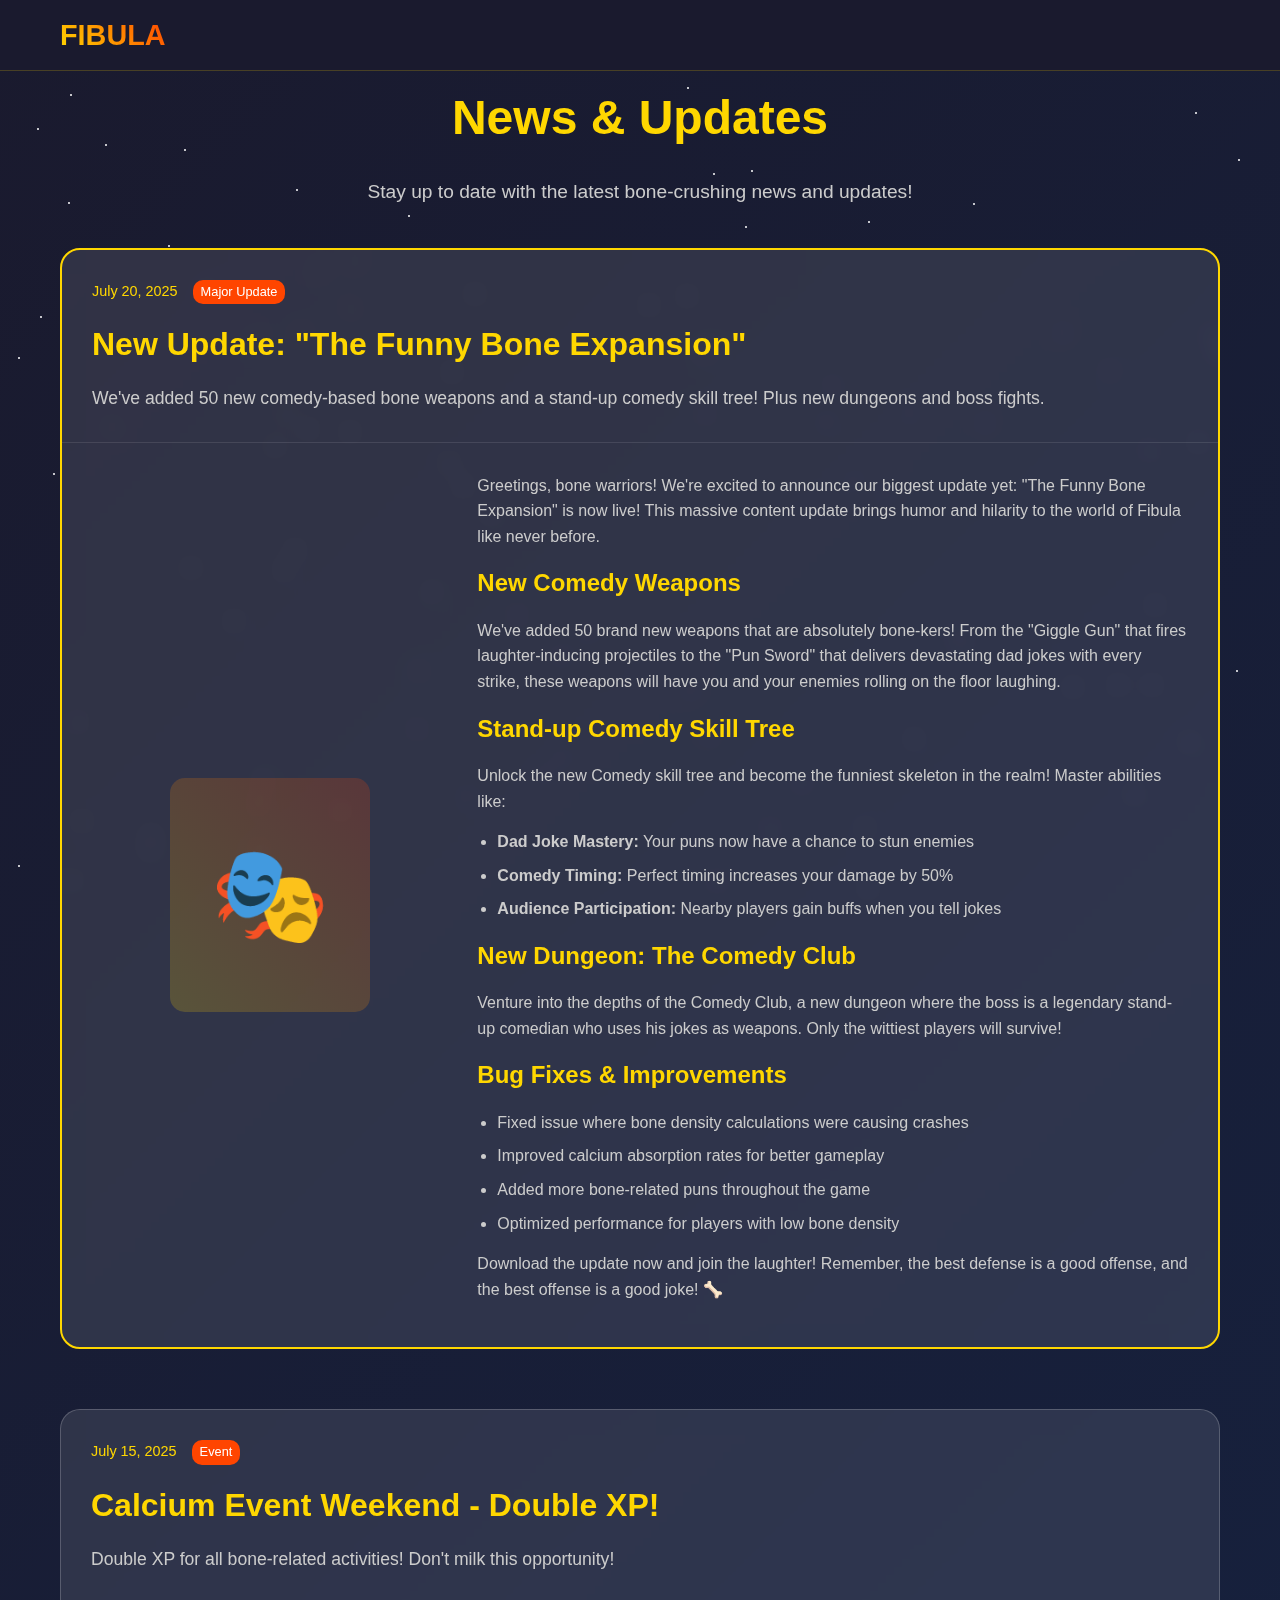
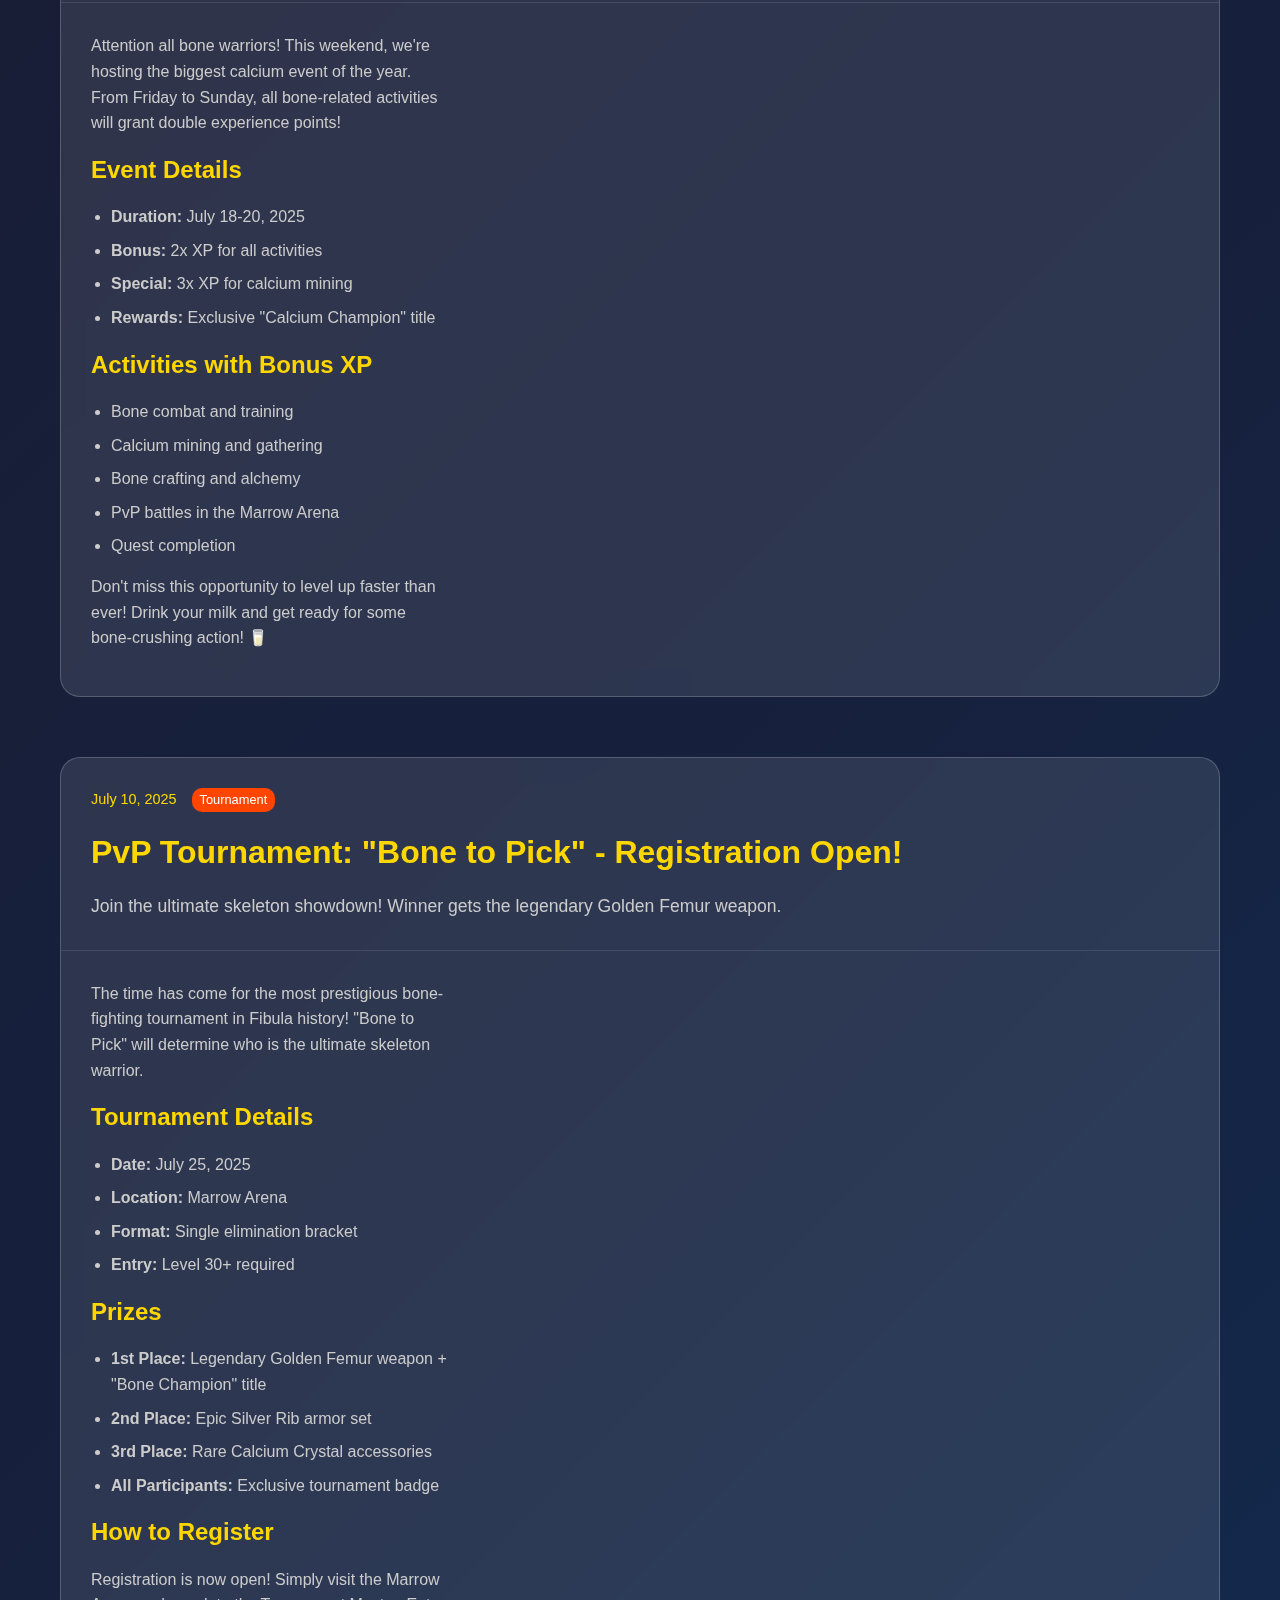
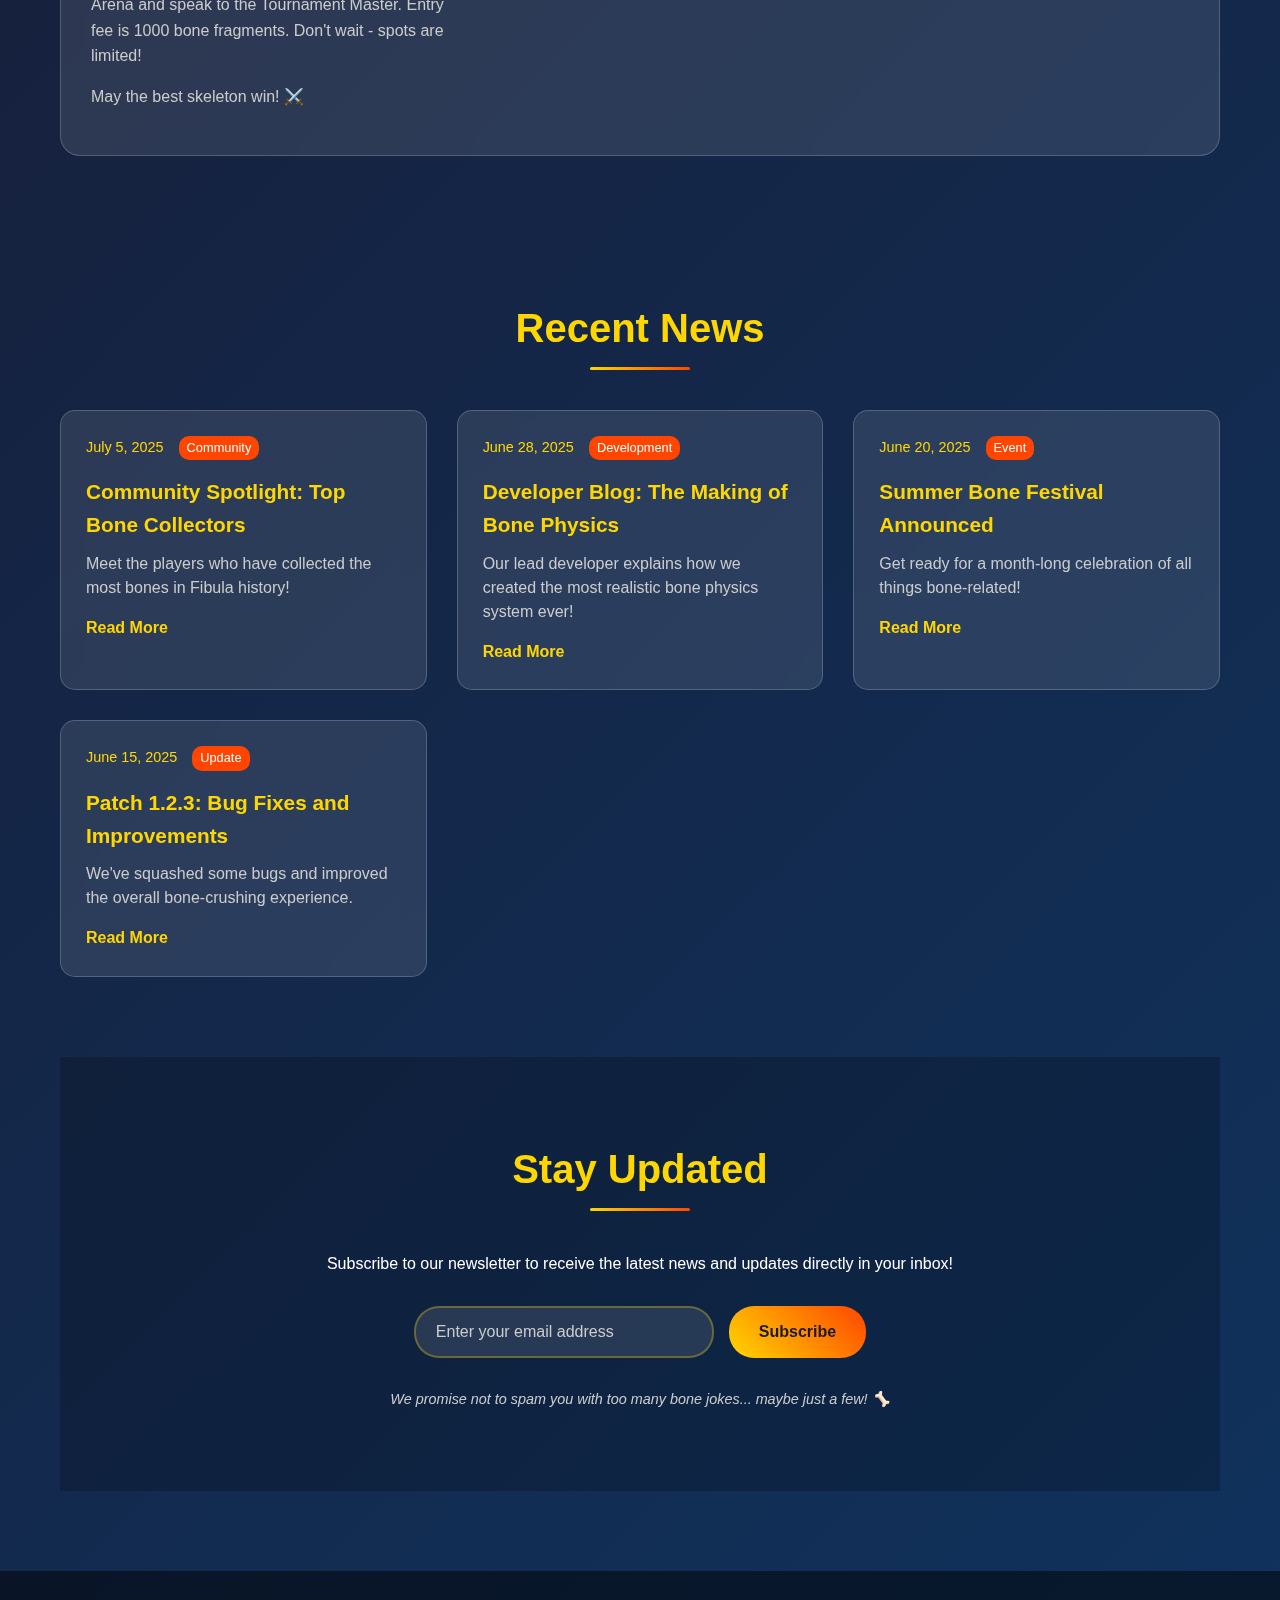
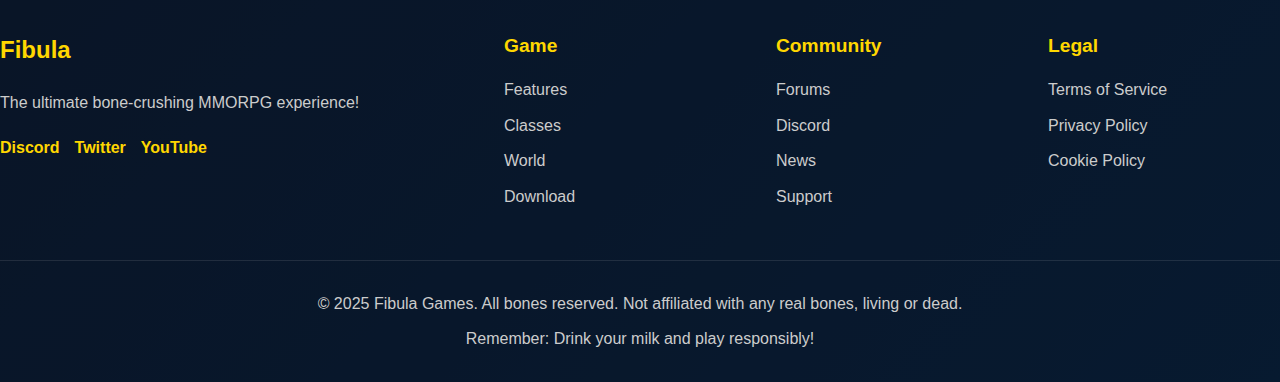
<file: news.html>
<!DOCTYPE html>
<html lang="en">
<head>
    <meta charset="UTF-8">
    <meta name="viewport" content="width=device-width, initial-scale=1.0">
    <title>News & Updates - Fibula MMORPG</title>
    <link rel="stylesheet" href="styles/main.css">
    <link rel="stylesheet" href="styles/navigation.css">
    <link rel="stylesheet" href="styles/animations.css">
</head>
<body>
    <div class="stars" id="stars"></div>
    
    <!-- Navigation -->
    <nav class="main-nav">
        <div class="nav-container">
            <div class="nav-logo">
                <a href="index.html">
                    <span class="logo-text">FIBULA</span>
                </a>
            </div>
            <ul class="nav-menu">
                <li><a href="index.html">Home</a></li>
                <li><a href="game.html">Game</a></li>
                <li><a href="classes.html">Classes</a></li>
                <li><a href="world.html">World</a></li>
                <li><a href="news.html" class="active">News</a></li>
                <li><a href="community.html">Community</a></li>
                <li><a href="download.html" class="download-btn">Download</a></li>
            </ul>
            <div class="nav-toggle">
                <span></span>
                <span></span>
                <span></span>
            </div>
        </div>
    </nav>

    <div class="container">
        <header class="page-header">
            <h1 class="page-title">News & Updates</h1>
            <p class="page-subtitle">Stay up to date with the latest bone-crushing news and updates!</p>
        </header>

        <section id="funny-bone" class="news-article featured">
            <div class="article-header">
                <div class="article-meta">
                    <span class="article-date">July 20, 2025</span>
                    <span class="article-category">Major Update</span>
                </div>
                <h2>New Update: "The Funny Bone Expansion"</h2>
                <p class="article-excerpt">We've added 50 new comedy-based bone weapons and a stand-up comedy skill tree! Plus new dungeons and boss fights.</p>
            </div>
            
            <div class="article-content">
                <div class="article-image">
                    <div class="image-placeholder">🎭</div>
                </div>
                
                <div class="article-text">
                    <p>Greetings, bone warriors! We're excited to announce our biggest update yet: "The Funny Bone Expansion" is now live! This massive content update brings humor and hilarity to the world of Fibula like never before.</p>
                    
                    <h3>New Comedy Weapons</h3>
                    <p>We've added 50 brand new weapons that are absolutely bone-kers! From the "Giggle Gun" that fires laughter-inducing projectiles to the "Pun Sword" that delivers devastating dad jokes with every strike, these weapons will have you and your enemies rolling on the floor laughing.</p>
                    
                    <h3>Stand-up Comedy Skill Tree</h3>
                    <p>Unlock the new Comedy skill tree and become the funniest skeleton in the realm! Master abilities like:</p>
                    <ul>
                        <li><strong>Dad Joke Mastery:</strong> Your puns now have a chance to stun enemies</li>
                        <li><strong>Comedy Timing:</strong> Perfect timing increases your damage by 50%</li>
                        <li><strong>Audience Participation:</strong> Nearby players gain buffs when you tell jokes</li>
                    </ul>
                    
                    <h3>New Dungeon: The Comedy Club</h3>
                    <p>Venture into the depths of the Comedy Club, a new dungeon where the boss is a legendary stand-up comedian who uses his jokes as weapons. Only the wittiest players will survive!</p>
                    
                    <h3>Bug Fixes & Improvements</h3>
                    <ul>
                        <li>Fixed issue where bone density calculations were causing crashes</li>
                        <li>Improved calcium absorption rates for better gameplay</li>
                        <li>Added more bone-related puns throughout the game</li>
                        <li>Optimized performance for players with low bone density</li>
                    </ul>
                    
                    <p>Download the update now and join the laughter! Remember, the best defense is a good offense, and the best offense is a good joke! 🦴</p>
                </div>
            </div>
        </section>

        <section id="calcium-event" class="news-article">
            <div class="article-header">
                <div class="article-meta">
                    <span class="article-date">July 15, 2025</span>
                    <span class="article-category">Event</span>
                </div>
                <h2>Calcium Event Weekend - Double XP!</h2>
                <p class="article-excerpt">Double XP for all bone-related activities! Don't milk this opportunity!</p>
            </div>
            
            <div class="article-content">
                <div class="article-text">
                    <p>Attention all bone warriors! This weekend, we're hosting the biggest calcium event of the year. From Friday to Sunday, all bone-related activities will grant double experience points!</p>
                    
                    <h3>Event Details</h3>
                    <ul>
                        <li><strong>Duration:</strong> July 18-20, 2025</li>
                        <li><strong>Bonus:</strong> 2x XP for all activities</li>
                        <li><strong>Special:</strong> 3x XP for calcium mining</li>
                        <li><strong>Rewards:</strong> Exclusive "Calcium Champion" title</li>
                    </ul>
                    
                    <h3>Activities with Bonus XP</h3>
                    <ul>
                        <li>Bone combat and training</li>
                        <li>Calcium mining and gathering</li>
                        <li>Bone crafting and alchemy</li>
                        <li>PvP battles in the Marrow Arena</li>
                        <li>Quest completion</li>
                    </ul>
                    
                    <p>Don't miss this opportunity to level up faster than ever! Drink your milk and get ready for some bone-crushing action! 🥛</p>
                </div>
            </div>
        </section>

        <section id="tournament" class="news-article">
            <div class="article-header">
                <div class="article-meta">
                    <span class="article-date">July 10, 2025</span>
                    <span class="article-category">Tournament</span>
                </div>
                <h2>PvP Tournament: "Bone to Pick" - Registration Open!</h2>
                <p class="article-excerpt">Join the ultimate skeleton showdown! Winner gets the legendary Golden Femur weapon.</p>
            </div>
            
            <div class="article-content">
                <div class="article-text">
                    <p>The time has come for the most prestigious bone-fighting tournament in Fibula history! "Bone to Pick" will determine who is the ultimate skeleton warrior.</p>
                    
                    <h3>Tournament Details</h3>
                    <ul>
                        <li><strong>Date:</strong> July 25, 2025</li>
                        <li><strong>Location:</strong> Marrow Arena</li>
                        <li><strong>Format:</strong> Single elimination bracket</li>
                        <li><strong>Entry:</strong> Level 30+ required</li>
                    </ul>
                    
                    <h3>Prizes</h3>
                    <ul>
                        <li><strong>1st Place:</strong> Legendary Golden Femur weapon + "Bone Champion" title</li>
                        <li><strong>2nd Place:</strong> Epic Silver Rib armor set</li>
                        <li><strong>3rd Place:</strong> Rare Calcium Crystal accessories</li>
                        <li><strong>All Participants:</strong> Exclusive tournament badge</li>
                    </ul>
                    
                    <h3>How to Register</h3>
                    <p>Registration is now open! Simply visit the Marrow Arena and speak to the Tournament Master. Entry fee is 1000 bone fragments. Don't wait - spots are limited!</p>
                    
                    <p>May the best skeleton win! ⚔️</p>
                </div>
            </div>
        </section>

        <section class="news-archive">
            <h2 class="section-title">Recent News</h2>
            <div class="archive-grid">
                <article class="archive-item">
                    <div class="archive-meta">
                        <span class="archive-date">July 5, 2025</span>
                        <span class="archive-category">Community</span>
                    </div>
                    <h3>Community Spotlight: Top Bone Collectors</h3>
                    <p>Meet the players who have collected the most bones in Fibula history!</p>
                    <a href="#" class="archive-link">Read More</a>
                </article>

                <article class="archive-item">
                    <div class="archive-meta">
                        <span class="archive-date">June 28, 2025</span>
                        <span class="archive-category">Development</span>
                    </div>
                    <h3>Developer Blog: The Making of Bone Physics</h3>
                    <p>Our lead developer explains how we created the most realistic bone physics system ever!</p>
                    <a href="#" class="archive-link">Read More</a>
                </article>

                <article class="archive-item">
                    <div class="archive-meta">
                        <span class="archive-date">June 20, 2025</span>
                        <span class="archive-category">Event</span>
                    </div>
                    <h3>Summer Bone Festival Announced</h3>
                    <p>Get ready for a month-long celebration of all things bone-related!</p>
                    <a href="#" class="archive-link">Read More</a>
                </article>

                <article class="archive-item">
                    <div class="archive-meta">
                        <span class="archive-date">June 15, 2025</span>
                        <span class="archive-category">Update</span>
                    </div>
                    <h3>Patch 1.2.3: Bug Fixes and Improvements</h3>
                    <p>We've squashed some bugs and improved the overall bone-crushing experience.</p>
                    <a href="#" class="archive-link">Read More</a>
                </article>
            </div>
        </section>

        <section class="newsletter-signup">
            <h2 class="section-title">Stay Updated</h2>
            <p>Subscribe to our newsletter to receive the latest news and updates directly in your inbox!</p>
            <div class="newsletter-form">
                <input type="email" placeholder="Enter your email address" class="newsletter-input">
                <button class="newsletter-button">Subscribe</button>
            </div>
            <p class="newsletter-note">We promise not to spam you with too many bone jokes... maybe just a few! 🦴</p>
        </section>
    </div>

    <footer class="main-footer">
        <div class="footer-content">
            <div class="footer-section">
                <h3>Fibula</h3>
                <p>The ultimate bone-crushing MMORPG experience!</p>
                <div class="social-links">
                    <a href="#" class="social-link">Discord</a>
                    <a href="#" class="social-link">Twitter</a>
                    <a href="#" class="social-link">YouTube</a>
                </div>
            </div>
            <div class="footer-section">
                <h4>Game</h4>
                <ul>
                    <li><a href="game.html">Features</a></li>
                    <li><a href="classes.html">Classes</a></li>
                    <li><a href="world.html">World</a></li>
                    <li><a href="download.html">Download</a></li>
                </ul>
            </div>
            <div class="footer-section">
                <h4>Community</h4>
                <ul>
                    <li><a href="community.html">Forums</a></li>
                    <li><a href="community.html">Discord</a></li>
                    <li><a href="news.html">News</a></li>
                    <li><a href="community.html">Support</a></li>
                </ul>
            </div>
            <div class="footer-section">
                <h4>Legal</h4>
                <ul>
                    <li><a href="#">Terms of Service</a></li>
                    <li><a href="#">Privacy Policy</a></li>
                    <li><a href="#">Cookie Policy</a></li>
                </ul>
            </div>
        </div>
        <div class="footer-bottom">
            <p>&copy; 2025 Fibula Games. All bones reserved. Not affiliated with any real bones, living or dead.</p>
            <p>Remember: Drink your milk and play responsibly!</p>
        </div>
    </footer>

    <script src="js/main.js"></script>
    <script src="js/animations.js"></script>
</body>
</html>
</file>
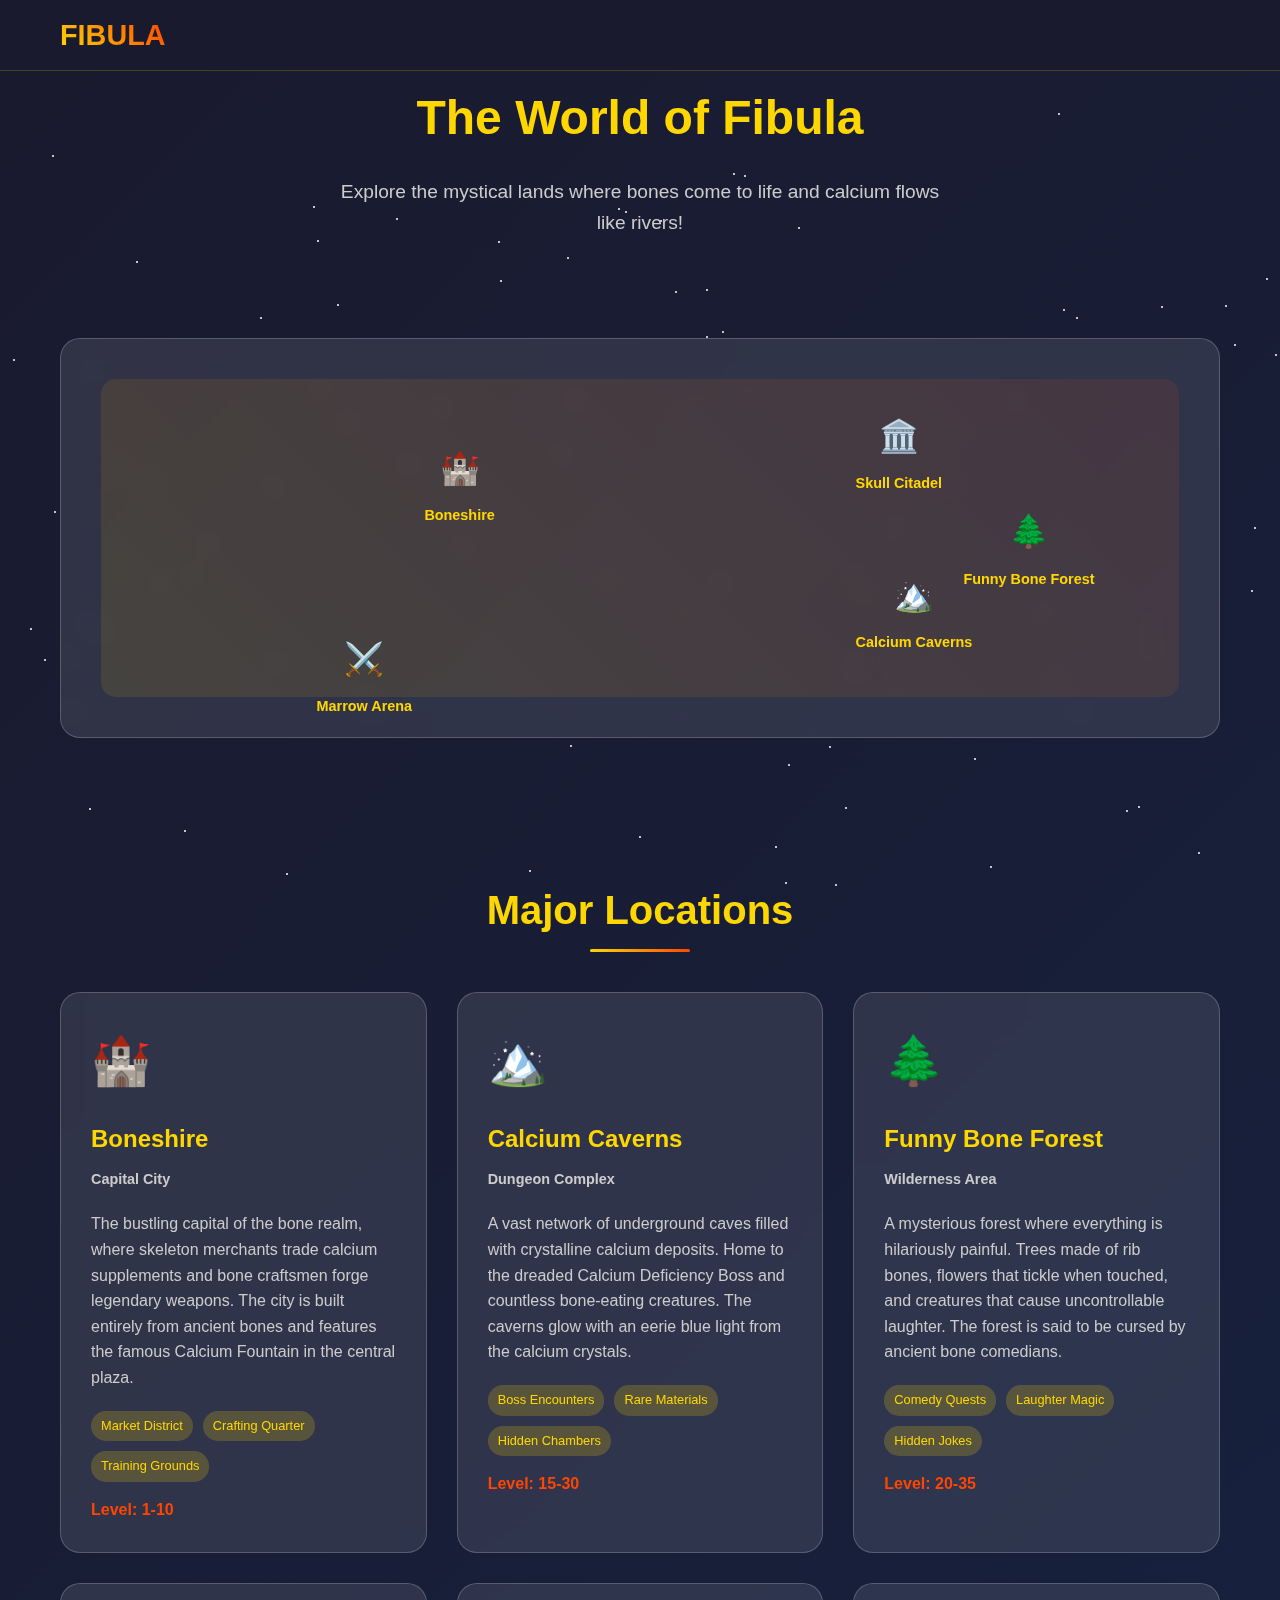
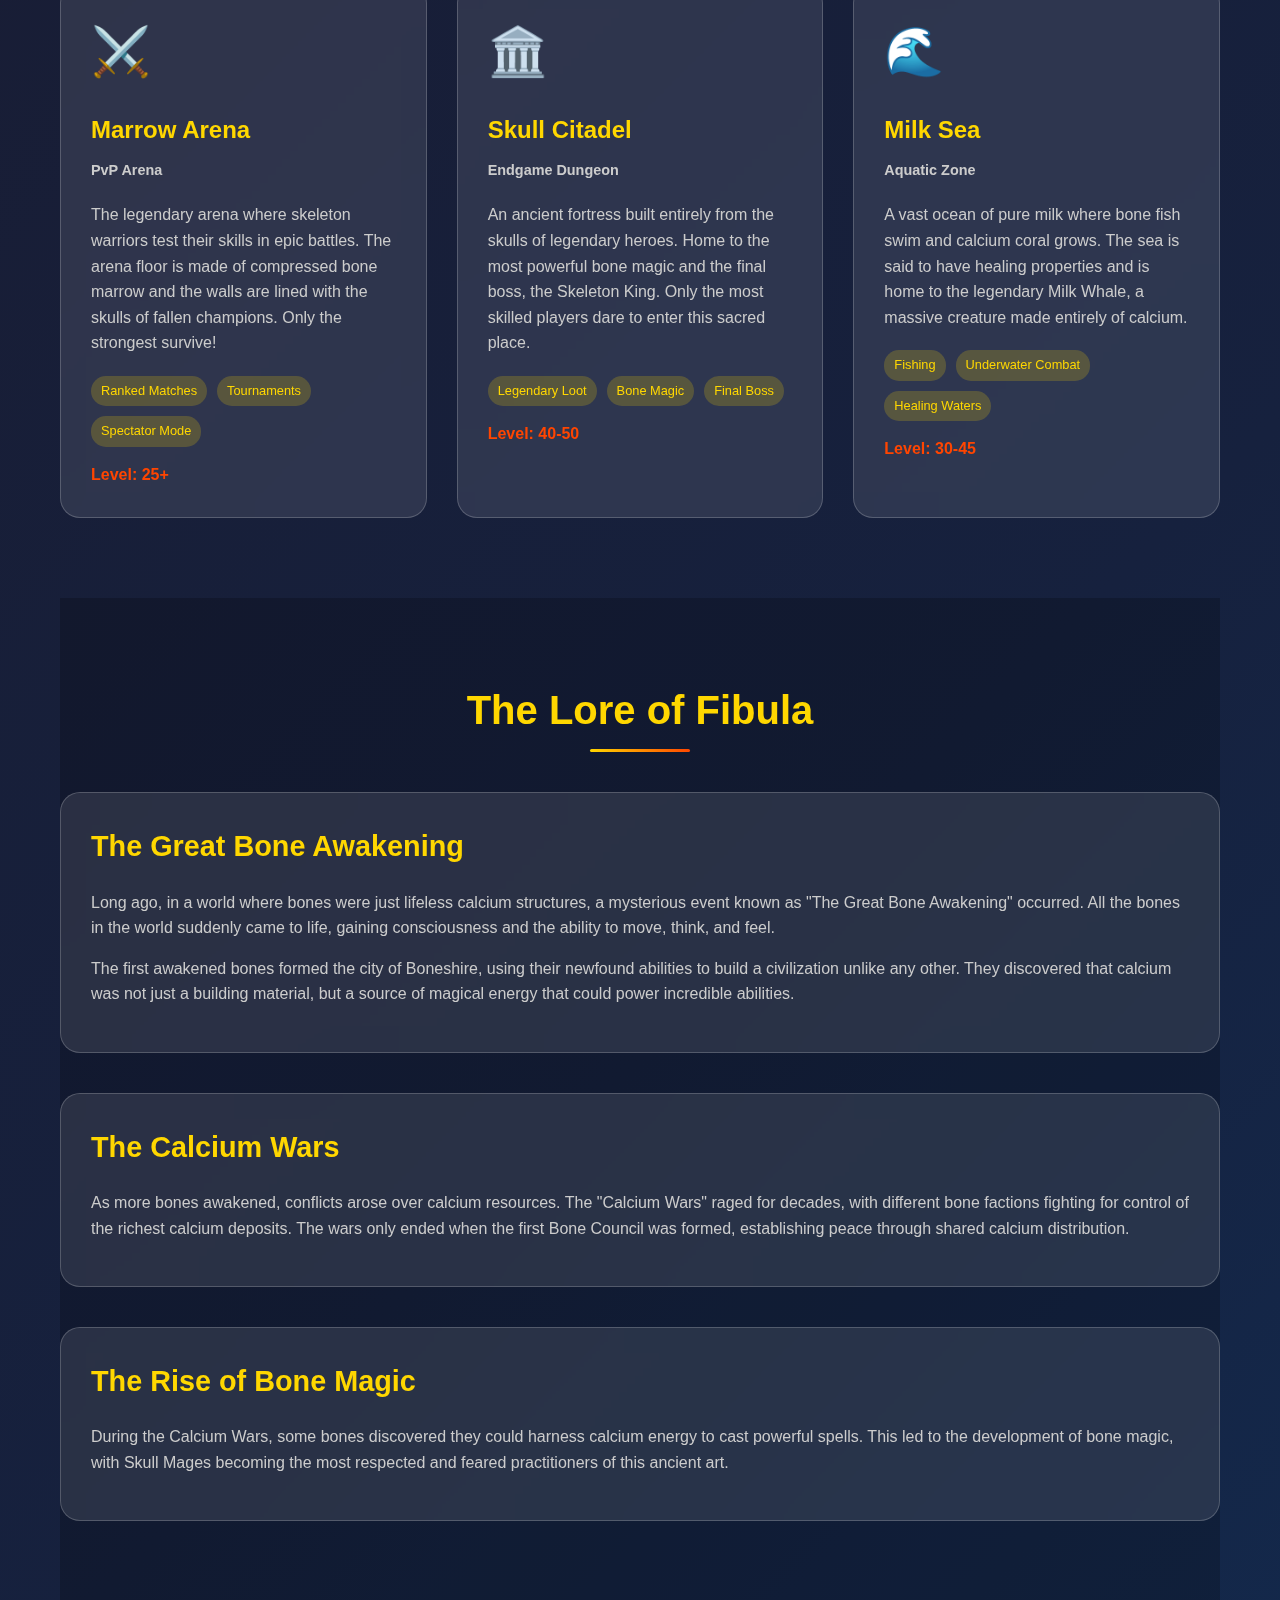
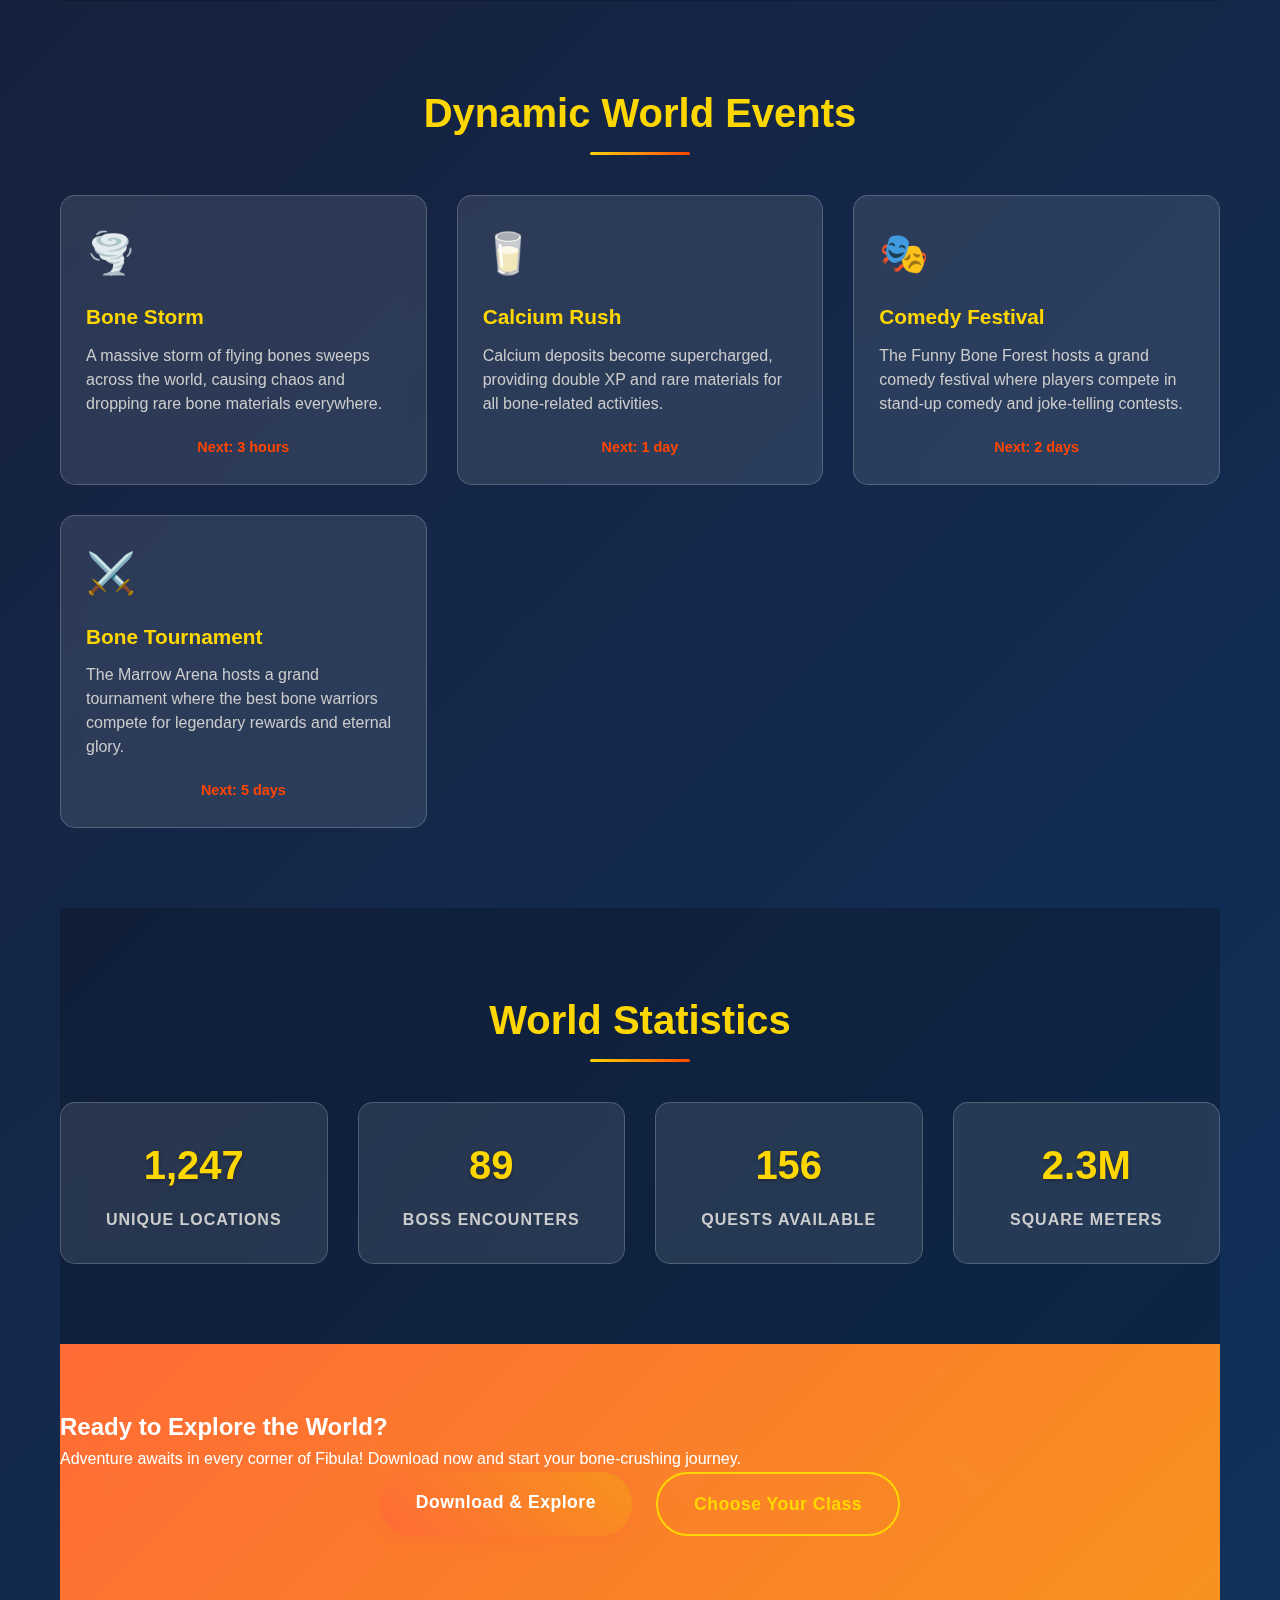
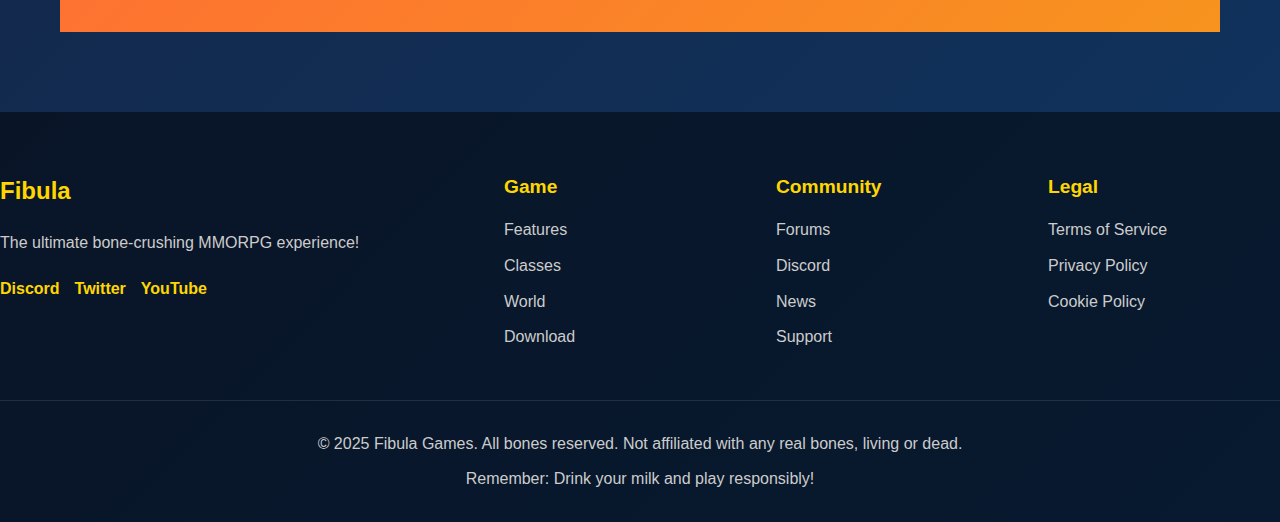
<file: world.html>
<!DOCTYPE html>
<html lang="en">
<head>
    <meta charset="UTF-8">
    <meta name="viewport" content="width=device-width, initial-scale=1.0">
    <title>World & Locations - Fibula MMORPG</title>
    <link rel="stylesheet" href="styles/main.css">
    <link rel="stylesheet" href="styles/navigation.css">
    <link rel="stylesheet" href="styles/animations.css">
</head>
<body>
    <div class="stars" id="stars"></div>
    
    <!-- Navigation -->
    <nav class="main-nav">
        <div class="nav-container">
            <div class="nav-logo">
                <a href="index.html">
                    <span class="logo-text">FIBULA</span>
                </a>
            </div>
            <ul class="nav-menu">
                <li><a href="index.html">Home</a></li>
                <li><a href="game.html">Game</a></li>
                <li><a href="classes.html">Classes</a></li>
                <li><a href="world.html" class="active">World</a></li>
                <li><a href="news.html">News</a></li>
                <li><a href="community.html">Community</a></li>
                <li><a href="download.html" class="download-btn">Download</a></li>
            </ul>
            <div class="nav-toggle">
                <span></span>
                <span></span>
                <span></span>
            </div>
        </div>
    </nav>

    <div class="container">
        <header class="page-header">
            <h1 class="page-title">The World of Fibula</h1>
            <p class="page-subtitle">Explore the mystical lands where bones come to life and calcium flows like rivers!</p>
        </header>

        <section class="world-overview">
            <div class="world-map">
                <div class="map-container">
                    <div class="map-region" style="top: 20%; left: 30%;">
                        <div class="region-marker">🏰</div>
                        <span class="region-name">Boneshire</span>
                    </div>
                    <div class="map-region" style="top: 60%; left: 70%;">
                        <div class="region-marker">🏔️</div>
                        <span class="region-name">Calcium Caverns</span>
                    </div>
                    <div class="map-region" style="top: 40%; left: 80%;">
                        <div class="region-marker">🌲</div>
                        <span class="region-name">Funny Bone Forest</span>
                    </div>
                    <div class="map-region" style="top: 80%; left: 20%;">
                        <div class="region-marker">⚔️</div>
                        <span class="region-name">Marrow Arena</span>
                    </div>
                    <div class="map-region" style="top: 10%; left: 70%;">
                        <div class="region-marker">🏛️</div>
                        <span class="region-name">Skull Citadel</span>
                    </div>
                </div>
            </div>
        </section>

        <section class="locations">
            <h2 class="section-title">Major Locations</h2>
            <div class="locations-grid">
                <div class="location-card">
                    <div class="location-icon">🏰</div>
                    <h3>Boneshire</h3>
                    <p class="location-type">Capital City</p>
                    <p>The bustling capital of the bone realm, where skeleton merchants trade calcium supplements and bone craftsmen forge legendary weapons. The city is built entirely from ancient bones and features the famous Calcium Fountain in the central plaza.</p>
                    <div class="location-features">
                        <span>Market District</span>
                        <span>Crafting Quarter</span>
                        <span>Training Grounds</span>
                    </div>
                    <div class="location-level">Level: 1-10</div>
                </div>

                <div class="location-card">
                    <div class="location-icon">🏔️</div>
                    <h3>Calcium Caverns</h3>
                    <p class="location-type">Dungeon Complex</p>
                    <p>A vast network of underground caves filled with crystalline calcium deposits. Home to the dreaded Calcium Deficiency Boss and countless bone-eating creatures. The caverns glow with an eerie blue light from the calcium crystals.</p>
                    <div class="location-features">
                        <span>Boss Encounters</span>
                        <span>Rare Materials</span>
                        <span>Hidden Chambers</span>
                    </div>
                    <div class="location-level">Level: 15-30</div>
                </div>

                <div class="location-card">
                    <div class="location-icon">🌲</div>
                    <h3>Funny Bone Forest</h3>
                    <p class="location-type">Wilderness Area</p>
                    <p>A mysterious forest where everything is hilariously painful. Trees made of rib bones, flowers that tickle when touched, and creatures that cause uncontrollable laughter. The forest is said to be cursed by ancient bone comedians.</p>
                    <div class="location-features">
                        <span>Comedy Quests</span>
                        <span>Laughter Magic</span>
                        <span>Hidden Jokes</span>
                    </div>
                    <div class="location-level">Level: 20-35</div>
                </div>

                <div class="location-card">
                    <div class="location-icon">⚔️</div>
                    <h3>Marrow Arena</h3>
                    <p class="location-type">PvP Arena</p>
                    <p>The legendary arena where skeleton warriors test their skills in epic battles. The arena floor is made of compressed bone marrow and the walls are lined with the skulls of fallen champions. Only the strongest survive!</p>
                    <div class="location-features">
                        <span>Ranked Matches</span>
                        <span>Tournaments</span>
                        <span>Spectator Mode</span>
                    </div>
                    <div class="location-level">Level: 25+</div>
                </div>

                <div class="location-card">
                    <div class="location-icon">🏛️</div>
                    <h3>Skull Citadel</h3>
                    <p class="location-type">Endgame Dungeon</p>
                    <p>An ancient fortress built entirely from the skulls of legendary heroes. Home to the most powerful bone magic and the final boss, the Skeleton King. Only the most skilled players dare to enter this sacred place.</p>
                    <div class="location-features">
                        <span>Legendary Loot</span>
                        <span>Bone Magic</span>
                        <span>Final Boss</span>
                    </div>
                    <div class="location-level">Level: 40-50</div>
                </div>

                <div class="location-card">
                    <div class="location-icon">🌊</div>
                    <h3>Milk Sea</h3>
                    <p class="location-type">Aquatic Zone</p>
                    <p>A vast ocean of pure milk where bone fish swim and calcium coral grows. The sea is said to have healing properties and is home to the legendary Milk Whale, a massive creature made entirely of calcium.</p>
                    <div class="location-features">
                        <span>Fishing</span>
                        <span>Underwater Combat</span>
                        <span>Healing Waters</span>
                    </div>
                    <div class="location-level">Level: 30-45</div>
                </div>
            </div>
        </section>

        <section class="world-lore">
            <h2 class="section-title">The Lore of Fibula</h2>
            <div class="lore-content">
                <div class="lore-story">
                    <h3>The Great Bone Awakening</h3>
                    <p>Long ago, in a world where bones were just lifeless calcium structures, a mysterious event known as "The Great Bone Awakening" occurred. All the bones in the world suddenly came to life, gaining consciousness and the ability to move, think, and feel.</p>
                    <p>The first awakened bones formed the city of Boneshire, using their newfound abilities to build a civilization unlike any other. They discovered that calcium was not just a building material, but a source of magical energy that could power incredible abilities.</p>
                </div>

                <div class="lore-story">
                    <h3>The Calcium Wars</h3>
                    <p>As more bones awakened, conflicts arose over calcium resources. The "Calcium Wars" raged for decades, with different bone factions fighting for control of the richest calcium deposits. The wars only ended when the first Bone Council was formed, establishing peace through shared calcium distribution.</p>
                </div>

                <div class="lore-story">
                    <h3>The Rise of Bone Magic</h3>
                    <p>During the Calcium Wars, some bones discovered they could harness calcium energy to cast powerful spells. This led to the development of bone magic, with Skull Mages becoming the most respected and feared practitioners of this ancient art.</p>
                </div>
            </div>
        </section>

        <section class="world-events">
            <h2 class="section-title">Dynamic World Events</h2>
            <div class="events-grid">
                <div class="event-card">
                    <div class="event-icon">🌪️</div>
                    <h3>Bone Storm</h3>
                    <p>A massive storm of flying bones sweeps across the world, causing chaos and dropping rare bone materials everywhere.</p>
                    <div class="event-timer">Next: 3 hours</div>
                </div>

                <div class="event-card">
                    <div class="event-icon">🥛</div>
                    <h3>Calcium Rush</h3>
                    <p>Calcium deposits become supercharged, providing double XP and rare materials for all bone-related activities.</p>
                    <div class="event-timer">Next: 1 day</div>
                </div>

                <div class="event-card">
                    <div class="event-icon">🎭</div>
                    <h3>Comedy Festival</h3>
                    <p>The Funny Bone Forest hosts a grand comedy festival where players compete in stand-up comedy and joke-telling contests.</p>
                    <div class="event-timer">Next: 2 days</div>
                </div>

                <div class="event-card">
                    <div class="event-icon">⚔️</div>
                    <h3>Bone Tournament</h3>
                    <p>The Marrow Arena hosts a grand tournament where the best bone warriors compete for legendary rewards and eternal glory.</p>
                    <div class="event-timer">Next: 5 days</div>
                </div>
            </div>
        </section>

        <section class="world-stats">
            <h2 class="section-title">World Statistics</h2>
            <div class="stats-grid">
                <div class="stat-card">
                    <div class="stat-number">1,247</div>
                    <div class="stat-label">Unique Locations</div>
                </div>
                <div class="stat-card">
                    <div class="stat-number">89</div>
                    <div class="stat-label">Boss Encounters</div>
                </div>
                <div class="stat-card">
                    <div class="stat-number">156</div>
                    <div class="stat-label">Quests Available</div>
                </div>
                <div class="stat-card">
                    <div class="stat-number">2.3M</div>
                    <div class="stat-label">Square Meters</div>
                </div>
            </div>
        </section>

        <section class="cta-section">
            <h2>Ready to Explore the World?</h2>
            <p>Adventure awaits in every corner of Fibula! Download now and start your bone-crushing journey.</p>
            <div class="cta-buttons">
                <a href="download.html" class="play-button">Download & Explore</a>
                <a href="classes.html" class="secondary-button">Choose Your Class</a>
            </div>
        </section>
    </div>

    <footer class="main-footer">
        <div class="footer-content">
            <div class="footer-section">
                <h3>Fibula</h3>
                <p>The ultimate bone-crushing MMORPG experience!</p>
                <div class="social-links">
                    <a href="#" class="social-link">Discord</a>
                    <a href="#" class="social-link">Twitter</a>
                    <a href="#" class="social-link">YouTube</a>
                </div>
            </div>
            <div class="footer-section">
                <h4>Game</h4>
                <ul>
                    <li><a href="game.html">Features</a></li>
                    <li><a href="classes.html">Classes</a></li>
                    <li><a href="world.html">World</a></li>
                    <li><a href="download.html">Download</a></li>
                </ul>
            </div>
            <div class="footer-section">
                <h4>Community</h4>
                <ul>
                    <li><a href="community.html">Forums</a></li>
                    <li><a href="community.html">Discord</a></li>
                    <li><a href="news.html">News</a></li>
                    <li><a href="community.html">Support</a></li>
                </ul>
            </div>
            <div class="footer-section">
                <h4>Legal</h4>
                <ul>
                    <li><a href="#">Terms of Service</a></li>
                    <li><a href="#">Privacy Policy</a></li>
                    <li><a href="#">Cookie Policy</a></li>
                </ul>
            </div>
        </div>
        <div class="footer-bottom">
            <p>&copy; 2025 Fibula Games. All bones reserved. Not affiliated with any real bones, living or dead.</p>
            <p>Remember: Drink your milk and play responsibly!</p>
        </div>
    </footer>

    <script src="js/main.js"></script>
    <script src="js/animations.js"></script>
</body>
</html>
</file>
<file: styles/main.css>
/* Main Styles for Fibula MMORPG */

* {
    margin: 0;
    padding: 0;
    box-sizing: border-box;
}

body {
    font-family: 'Segoe UI', Tahoma, Geneva, Verdana, sans-serif;
    background: linear-gradient(135deg, #1a1a2e, #16213e, #0f3460);
    color: #fff;
    overflow-x: hidden;
    line-height: 1.6;
}

.stars {
    position: fixed;
    top: 0;
    left: 0;
    width: 100%;
    height: 100%;
    pointer-events: none;
    z-index: 1;
}

.star {
    position: absolute;
    width: 2px;
    height: 2px;
    background: white;
    border-radius: 50%;
    animation: twinkle 3s infinite;
}

@keyframes twinkle {
    0%, 100% { opacity: 0.3; }
    50% { opacity: 1; }
}

.container {
    position: relative;
    z-index: 2;
    max-width: 1200px;
    margin: 0 auto;
    padding: 0 20px;
}

/* Hero Section */
.hero-section {
    display: grid;
    grid-template-columns: 1fr 1fr;
    gap: 3rem;
    align-items: center;
    min-height: 85vh;
    padding: 4rem 0 6rem;
    position: relative;
}

.hero-content {
    z-index: 2;
}

.logo {
    font-size: 4rem;
    font-weight: bold;
    background: linear-gradient(45deg, #FFD700, #FF4500, #FF6347);
    -webkit-background-clip: text;
    -webkit-text-fill-color: transparent;
    text-shadow: 2px 2px 4px rgba(0,0,0,0.5);
    margin-bottom: 20px;
    animation: glow 2s ease-in-out infinite alternate;
    /* Debug styles */
    border: 1px solid rgba(255, 255, 255, 0.2);
    box-sizing: border-box;
    width: 100%;
    max-width: 100%;
    overflow: visible;
    word-wrap: break-word;
    overflow-wrap: break-word;
}

@keyframes glow {
    from { filter: drop-shadow(0 0 5px #FFD700); }
    to { filter: drop-shadow(0 0 20px #FF4500); }
}

.tagline {
    font-size: 1.6rem;
    color: #FFD700;
    margin-bottom: 0.5rem;
    font-weight: 500;
    text-shadow: 0 2px 4px rgba(0,0,0,0.3);
}

.hero-subtitle {
    font-size: 1.25rem;
    color: #E0E0E0;
    margin-bottom: 2.5rem;
    font-weight: 400;
    opacity: 0.85;
}

.hero-buttons {
    display: flex;
    gap: 1.25rem;
    margin-bottom: 3rem;
    flex-wrap: wrap;
}

.play-button {
    background: linear-gradient(45deg, #FF6B35, #F7931E);
    color: white;
    padding: 1rem 2.25rem;
    border-radius: 50px;
    text-decoration: none;
    font-weight: 600;
    font-size: 1.1rem;
    transition: all 0.3s ease;
    box-shadow: 0 4px 15px rgba(255, 107, 53, 0.35);
    position: relative;
    overflow: hidden;
    letter-spacing: 0.5px;
}

.play-button:hover {
    transform: translateY(-3px);
    box-shadow: 0 8px 25px rgba(255, 107, 53, 0.6);
}

.play-button::before {
    content: '';
    position: absolute;
    top: 0;
    left: -100%;
    width: 100%;
    height: 100%;
    background: linear-gradient(90deg, transparent, rgba(255, 255, 255, 0.3), transparent);
    transition: left 0.6s;
}

.play-button:hover::before {
    left: 100%;
}

.secondary-button {
    background: transparent;
    color: #FFD700;
    padding: 1rem 2.25rem;
    border: 2px solid #FFD700;
    border-radius: 50px;
    text-decoration: none;
    font-weight: 600;
    font-size: 1.1rem;
    transition: all 0.3s ease;
    letter-spacing: 0.5px;
}

.secondary-button:hover {
    background: #FFD700;
    color: #1a1a1a;
    transform: translateY(-3px);
    box-shadow: 0 6px 20px rgba(255, 215, 0, 0.4);
}

.hero-stats {
    display: flex;
    gap: 2rem;
    margin-bottom: 2.5rem;
    flex-wrap: wrap;
}

.stat {
    text-align: center;
    background: rgba(255, 215, 0, 0.08);
    padding: 1.25rem;
    border-radius: 12px;
    border: 1px solid rgba(255, 215, 0, 0.25);
    min-width: 120px;
    backdrop-filter: blur(8px);
    transition: all 0.3s ease;
}

.stat:hover {
    transform: translateY(-2px);
    border-color: #FFD700;
    box-shadow: 0 8px 25px rgba(255, 215, 0, 0.2);
}

.stat-number {
    display: block;
    font-size: 1.75rem;
    font-weight: 700;
    color: #FFD700;
    margin-bottom: 0.25rem;
    text-shadow: 0 2px 4px rgba(0,0,0,0.3);
}

.stat-label {
    font-size: 0.9rem;
    color: #B0B0B0;
    text-transform: uppercase;
    letter-spacing: 1px;
    font-weight: 600;
}

.hero-features {
    display: flex;
    gap: 1.5rem;
    flex-wrap: wrap;
    margin-top: 3rem;
}

.feature-badge {
    background: linear-gradient(45deg, #FF6B35, #F7931E);
    color: white;
    padding: 0.6rem 1.2rem;
    border-radius: 25px;
    font-size: 0.9rem;
    font-weight: 500;
    box-shadow: 0 3px 10px rgba(255, 107, 53, 0.3);
    animation: pulse 2s infinite;
    letter-spacing: 0.3px;
}

.hero-visual {
    position: relative;
    z-index: 2;
}

.character-preview {
    display: grid;
    grid-template-columns: repeat(2, 1fr);
    gap: 1.5rem;
    max-width: 500px;
    margin: 0 auto;
}

.character-slot {
    background: rgba(255, 255, 255, 0.05);
    border: 2px solid rgba(255, 215, 0, 0.3);
    border-radius: 15px;
    padding: 1.5rem;
    text-align: center;
    transition: all 0.3s ease;
    backdrop-filter: blur(10px);
    position: relative;
    overflow: hidden;
}

.character-slot::before {
    content: '';
    position: absolute;
    top: 0;
    left: 0;
    right: 0;
    bottom: 0;
    background: linear-gradient(135deg, rgba(255, 215, 0, 0.1), transparent);
    opacity: 0;
    transition: opacity 0.3s ease;
}

.character-slot:hover::before {
    opacity: 1;
}

.character-slot:hover {
    transform: translateY(-8px);
    border-color: #FFD700;
    box-shadow: 0 15px 40px rgba(255, 215, 0, 0.3);
}

.character-model {
    font-size: 3rem;
    margin-bottom: 1rem;
    animation: bounce 2s infinite;
    position: relative;
    z-index: 2;
    filter: drop-shadow(0 2px 4px rgba(255, 215, 0, 0.3));
}

.character-info h3 {
    color: #FFD700;
    margin-bottom: 0.3rem;
    font-size: 1.1rem;
    font-weight: 600;
    position: relative;
    z-index: 2;
}

.character-info p {
    color: #B0B0B0;
    margin-bottom: 0;
    font-size: 0.9rem;
    position: relative;
    z-index: 2;
    opacity: 0.8;
}

.class-tag {
    background: linear-gradient(45deg, #FF6B35, #F7931E);
    color: white;
    padding: 0.3rem 1rem;
    border-radius: 20px;
    font-size: 0.8rem;
    font-weight: 700;
    text-transform: uppercase;
    letter-spacing: 1px;
    position: relative;
    z-index: 2;
    box-shadow: 0 2px 8px rgba(255, 107, 53, 0.4);
}

/* Feature Highlights */
.feature-highlights {
    display: flex;
    gap: 0.8rem;
    margin: 1.5rem 0;
    flex-wrap: wrap;
}

.highlight {
    background: rgba(255, 215, 0, 0.15);
    color: #FFD700;
    padding: 0.4rem 1rem;
    border-radius: 20px;
    font-size: 0.85rem;
    font-weight: 600;
    border: 1px solid rgba(255, 215, 0, 0.4);
    backdrop-filter: blur(5px);
}

/* Game Highlights Section */
.game-highlights {
    padding: 6rem 0;
    background: linear-gradient(135deg, rgba(255, 107, 53, 0.08), rgba(247, 147, 30, 0.08));
    position: relative;
}

.game-highlights::before {
    content: '';
    position: absolute;
    top: 0;
    left: 0;
    right: 0;
    bottom: 0;
    background: url('data:image/svg+xml,<svg xmlns="http://www.w3.org/2000/svg" viewBox="0 0 100 100"><text y="50" font-size="15" fill="rgba(255,215,0,0.03)">🦴</text></svg>') repeat;
}

.highlights-grid {
    display: grid;
    grid-template-columns: repeat(auto-fit, minmax(350px, 1fr));
    gap: 3rem;
    margin-top: 4rem;
    position: relative;
    z-index: 2;
}

.highlight-card {
    background: rgba(255, 255, 255, 0.08);
    border: 3px solid rgba(255, 215, 0, 0.3);
    border-radius: 25px;
    padding: 3rem 2rem;
    text-align: center;
    transition: all 0.4s ease;
    backdrop-filter: blur(15px);
    position: relative;
    overflow: hidden;
}

.highlight-card::before {
    content: '';
    position: absolute;
    top: 0;
    left: -100%;
    width: 100%;
    height: 100%;
    background: linear-gradient(90deg, transparent, rgba(255, 215, 0, 0.1), transparent);
    transition: left 0.8s;
}

.highlight-card:hover::before {
    left: 100%;
}

.highlight-card:hover {
    transform: translateY(-8px);
    border-color: #FFD700;
    box-shadow: 0 20px 50px rgba(255, 215, 0, 0.25);
}

.highlight-icon {
    font-size: 4rem;
    margin-bottom: 1.5rem;
    animation: bounce 2s infinite;
}

.highlight-card h3 {
    color: #FFD700;
    margin-bottom: 1.5rem;
    font-size: 1.5rem;
    font-weight: 700;
    text-shadow: 0 2px 4px rgba(0,0,0,0.3);
}

.highlight-card p {
    color: #E0E0E0;
    line-height: 1.7;
    font-size: 1.1rem;
    font-weight: 500;
}

/* Section Titles */
.section-title {
    text-align: center;
    font-size: 2.5rem;
    color: #FFD700;
    margin-bottom: 50px;
    position: relative;
}

.section-title::after {
    content: '';
    position: absolute;
    bottom: -10px;
    left: 50%;
    transform: translateX(-50%);
    width: 100px;
    height: 3px;
    background: linear-gradient(45deg, #FFD700, #FF4500);
    border-radius: 2px;
}

/* Features Section */
.features {
    padding: 80px 0;
}

.features-grid {
    display: grid;
    grid-template-columns: repeat(auto-fit, minmax(300px, 1fr));
    gap: 30px;
}

.feature-card {
    background: rgba(255,255,255,0.08);
    padding: 2.5rem;
    border-radius: 16px;
    backdrop-filter: blur(10px);
    border: 1px solid rgba(255,255,255,0.15);
    transition: transform 0.3s ease, box-shadow 0.3s ease;
    position: relative;
    overflow: hidden;
}

.feature-card::before {
    content: '';
    position: absolute;
    top: 0;
    left: -100%;
    width: 100%;
    height: 100%;
    background: linear-gradient(90deg, transparent, rgba(255,215,0,0.1), transparent);
    transition: left 0.5s ease;
}

.feature-card:hover::before {
    left: 100%;
}

.feature-card:hover {
    transform: translateY(-10px);
    box-shadow: 0 20px 40px rgba(0,0,0,0.3);
}

.feature-icon {
    font-size: 3.5rem;
    margin-bottom: 1.25rem;
    display: block;
    filter: drop-shadow(0 2px 4px rgba(0,0,0,0.2));
}

.feature-title {
    font-size: 1.5rem;
    margin-bottom: 1rem;
    color: #FFD700;
    font-weight: 600;
}

.feature-card p {
    color: #ccc;
    margin-bottom: 20px;
    line-height: 1.6;
}

.feature-link {
    color: #FFD700;
    text-decoration: none;
    font-weight: bold;
    transition: color 0.3s ease;
}

.feature-link:hover {
    color: #FF4500;
}

/* Classes Preview */
.classes-preview {
    padding: 80px 0;
    background: rgba(0,0,0,0.2);
}

.classes-grid {
    display: grid;
    grid-template-columns: repeat(auto-fit, minmax(280px, 1fr));
    gap: 30px;
    margin-bottom: 50px;
}

.class-card {
    background: linear-gradient(135deg, rgba(255,255,255,0.1), rgba(255,255,255,0.05));
    padding: 30px;
    border-radius: 20px;
    text-align: center;
    border: 2px solid transparent;
    transition: all 0.3s ease;
    position: relative;
    overflow: hidden;
}

.class-card::before {
    content: '';
    position: absolute;
    top: 0;
    left: 0;
    right: 0;
    bottom: 0;
    background: linear-gradient(45deg, rgba(255,215,0,0.1), rgba(255,69,0,0.1));
    opacity: 0;
    transition: opacity 0.3s ease;
}

.class-card:hover::before {
    opacity: 1;
}

.class-card:hover {
    border-color: #FFD700;
    transform: scale(1.05);
}

.class-icon {
    font-size: 4rem;
    margin-bottom: 20px;
    display: block;
}

.class-card h3 {
    color: #FFD700;
    font-size: 1.5rem;
    margin-bottom: 15px;
    position: relative;
    z-index: 1;
}

.class-card p {
    color: #ccc;
    margin-bottom: 20px;
    position: relative;
    z-index: 1;
}

.class-stats {
    display: flex;
    justify-content: center;
    gap: 20px;
    margin-bottom: 20px;
    position: relative;
    z-index: 1;
}

.class-stats .stat {
    font-size: 0.9rem;
    color: #FFD700;
}

.class-link {
    color: #FFD700;
    text-decoration: none;
    font-weight: bold;
    position: relative;
    z-index: 1;
    transition: color 0.3s ease;
}

.class-link:hover {
    color: #FF4500;
}

.classes-cta {
    text-align: center;
}

/* News Section */
.latest-news {
    padding: 80px 0;
}

.news-grid {
    display: grid;
    grid-template-columns: 2fr 1fr 1fr;
    gap: 30px;
    margin-bottom: 50px;
}

.news-card {
    background: rgba(255,255,255,0.1);
    border-radius: 15px;
    overflow: hidden;
    transition: transform 0.3s ease;
}

.news-card:hover {
    transform: translateY(-5px);
}

.news-card.featured {
    grid-row: span 2;
}

.news-image {
    height: 200px;
    background: linear-gradient(45deg, rgba(255,215,0,0.2), rgba(255,69,0,0.2));
    display: flex;
    align-items: center;
    justify-content: center;
}

.news-placeholder {
    font-size: 4rem;
}

.news-content {
    padding: 25px;
}

.news-meta {
    display: flex;
    gap: 15px;
    margin-bottom: 15px;
}

.news-date {
    color: #FFD700;
    font-size: 0.9rem;
}

.news-category {
    background: #FF4500;
    color: white;
    padding: 2px 8px;
    border-radius: 10px;
    font-size: 0.8rem;
}

.news-content h3 {
    color: #FFD700;
    margin-bottom: 10px;
    font-size: 1.3rem;
}

.news-content p {
    color: #ccc;
    margin-bottom: 15px;
    line-height: 1.5;
}

.news-link {
    color: #FFD700;
    text-decoration: none;
    font-weight: bold;
    transition: color 0.3s ease;
}

.news-link:hover {
    color: #FF4500;
}

.news-cta {
    text-align: center;
}

/* Community Preview */
.community-preview {
    padding: 80px 0;
    background: rgba(0,0,0,0.2);
    text-align: center;
}

.community-stats {
    display: flex;
    justify-content: center;
    gap: 60px;
    margin-bottom: 40px;
    flex-wrap: wrap;
}

.community-stat {
    text-align: center;
}

.community-stat .stat-number {
    font-size: 2.5rem;
    color: #FFD700;
    display: block;
    margin-bottom: 5px;
}

.community-stat .stat-label {
    color: #ccc;
    font-size: 1rem;
}

.community-links {
    display: flex;
    justify-content: center;
    gap: 20px;
    flex-wrap: wrap;
}

.community-link {
    display: inline-block;
    padding: 15px 30px;
    background: rgba(255,215,0,0.1);
    color: #FFD700;
    text-decoration: none;
    border: 2px solid #FFD700;
    border-radius: 25px;
    font-weight: bold;
    transition: all 0.3s ease;
}

.community-link:hover {
    background: #FFD700;
    color: #1a1a2e;
    transform: translateY(-3px);
}

/* CTA Buttons */
.cta-button {
    display: inline-block;
    padding: 15px 40px;
    background: linear-gradient(45deg, #FFD700, #FF4500);
    color: #1a1a2e;
    text-decoration: none;
    border-radius: 50px;
    font-weight: bold;
    font-size: 1.1rem;
    transition: all 0.3s ease;
    box-shadow: 0 5px 15px rgba(255,215,0,0.3);
}

.cta-button:hover {
    transform: translateY(-3px);
    box-shadow: 0 10px 25px rgba(255,215,0,0.5);
}

/* Footer */
.main-footer {
    background: rgba(0,0,0,0.5);
    padding: 60px 0 20px;
    margin-top: 80px;
}

.footer-content {
    display: grid;
    grid-template-columns: 2fr 1fr 1fr 1fr;
    gap: 40px;
    margin-bottom: 40px;
}

.footer-section h3 {
    color: #FFD700;
    font-size: 1.5rem;
    margin-bottom: 20px;
}

.footer-section h4 {
    color: #FFD700;
    font-size: 1.2rem;
    margin-bottom: 15px;
}

.footer-section p {
    color: #ccc;
    margin-bottom: 20px;
    line-height: 1.6;
}

.footer-section ul {
    list-style: none;
}

.footer-section ul li {
    margin-bottom: 10px;
}

.footer-section ul li a {
    color: #ccc;
    text-decoration: none;
    transition: color 0.3s ease;
}

.footer-section ul li a:hover {
    color: #FFD700;
}

.social-links {
    display: flex;
    gap: 15px;
}

.social-link {
    color: #FFD700;
    text-decoration: none;
    font-weight: bold;
    transition: color 0.3s ease;
}

.social-link:hover {
    color: #FF4500;
}

.footer-bottom {
    text-align: center;
    padding-top: 30px;
    border-top: 1px solid rgba(255,255,255,0.1);
}

.footer-bottom p {
    color: #ccc;
    margin-bottom: 10px;
}

/* Modal */
.modal {
    display: none;
    position: fixed;
    z-index: 1000;
    left: 0;
    top: 0;
    width: 100%;
    height: 100%;
    background-color: rgba(0,0,0,0.8);
    backdrop-filter: blur(5px);
}

.modal-content {
    background: linear-gradient(135deg, #1a1a2e, #16213e);
    margin: 10% auto;
    padding: 40px;
    border-radius: 20px;
    width: 90%;
    max-width: 500px;
    text-align: center;
    border: 2px solid #FFD700;
    position: relative;
}

.close {
    color: #aaa;
    float: right;
    font-size: 28px;
    font-weight: bold;
    cursor: pointer;
    position: absolute;
    top: 15px;
    right: 20px;
    transition: color 0.3s ease;
}

.close:hover {
    color: #FFD700;
}

/* Page Header Styles */
.page-header {
    text-align: center;
    padding: 80px 0 40px;
}

.page-title {
    font-size: 3rem;
    color: #FFD700;
    margin-bottom: 20px;
    animation: glow 2s ease-in-out infinite alternate;
}

.page-subtitle {
    font-size: 1.2rem;
    color: #ccc;
    max-width: 600px;
    margin: 0 auto;
}

/* Feature Section Styles */
.feature-section {
    padding: 80px 0;
}

.feature-content {
    display: grid;
    grid-template-columns: 1fr 1fr;
    gap: 60px;
    align-items: center;
}

.feature-content.reverse {
    grid-template-columns: 1fr 1fr;
}

.feature-content.reverse .feature-text {
    order: 2;
}

.feature-content.reverse .feature-visual {
    order: 1;
}

.feature-text h2 {
    font-size: 2.5rem;
    color: #FFD700;
    margin-bottom: 20px;
}

.feature-text p {
    font-size: 1.1rem;
    color: #ccc;
    margin-bottom: 30px;
    line-height: 1.6;
}

.feature-details {
    display: grid;
    gap: 20px;
}

.detail-item h3 {
    color: #FFD700;
    font-size: 1.3rem;
    margin-bottom: 10px;
}

.detail-item p {
    color: #ccc;
    line-height: 1.5;
}

.feature-visual {
    display: flex;
    justify-content: center;
    align-items: center;
}

.combat-preview,
.pvp-preview,
.crafting-preview {
    background: rgba(255,255,255,0.1);
    padding: 40px;
    border-radius: 20px;
    backdrop-filter: blur(10px);
    border: 1px solid rgba(255,255,255,0.2);
    text-align: center;
}

.combat-scene,
.arena-scene,
.crafting-station {
    position: relative;
    height: 200px;
    display: flex;
    justify-content: center;
    align-items: center;
    gap: 20px;
}

.character,
.enemy,
.player1,
.player2,
.anvil,
.materials,
.result {
    font-size: 3rem;
    animation: float 3s ease-in-out infinite;
}

.effects,
.crowd {
    font-size: 1.5rem;
    animation: twinkle 2s ease-in-out infinite;
}

/* Game Systems Styles */
.game-systems {
    padding: 80px 0;
    background: rgba(0,0,0,0.2);
}

.systems-grid {
    display: grid;
    grid-template-columns: repeat(auto-fit, minmax(300px, 1fr));
    gap: 30px;
}

.system-card {
    background: rgba(255,255,255,0.1);
    padding: 30px;
    border-radius: 20px;
    backdrop-filter: blur(10px);
    border: 1px solid rgba(255,255,255,0.2);
    transition: transform 0.3s ease;
}

.system-card:hover {
    transform: translateY(-5px);
}

.system-icon {
    font-size: 3rem;
    margin-bottom: 20px;
    display: block;
}

.system-card h3 {
    color: #FFD700;
    font-size: 1.5rem;
    margin-bottom: 15px;
}

.system-card p {
    color: #ccc;
    margin-bottom: 20px;
    line-height: 1.6;
}

.system-stats {
    margin-top: 20px;
}

.stat-bar {
    display: flex;
    align-items: center;
    gap: 10px;
    margin-bottom: 10px;
}

.stat-bar span {
    color: #ccc;
    font-size: 0.9rem;
    min-width: 80px;
}

.progress-bar {
    flex: 1;
    height: 8px;
    background: rgba(255,215,0,0.2);
    border-radius: 4px;
    overflow: hidden;
}

.progress-fill {
    height: 100%;
    background: linear-gradient(45deg, #FFD700, #FF4500);
    border-radius: 4px;
    transition: width 0.3s ease;
}

.skill-preview {
    display: flex;
    justify-content: center;
    gap: 15px;
    margin-top: 20px;
}

.skill-node {
    width: 40px;
    height: 40px;
    background: rgba(255,215,0,0.2);
    border-radius: 50%;
    display: flex;
    align-items: center;
    justify-content: center;
    font-size: 1.2rem;
    transition: all 0.3s ease;
}

.skill-node.active {
    background: #FFD700;
    color: #1a1a2e;
}

.guild-features {
    display: flex;
    flex-wrap: wrap;
    gap: 10px;
    margin-top: 20px;
}

.guild-features span {
    background: rgba(255,215,0,0.2);
    color: #FFD700;
    padding: 5px 10px;
    border-radius: 15px;
    font-size: 0.8rem;
}

.event-timer {
    margin-top: 20px;
    text-align: center;
}

.event-timer span {
    color: #FFD700;
    font-weight: bold;
}

.countdown {
    color: #FF4500;
    font-size: 1.2rem;
    font-weight: bold;
}

/* Technical Specs Styles */
.technical-specs {
    padding: 80px 0;
}

.specs-grid {
    display: grid;
    grid-template-columns: repeat(auto-fit, minmax(300px, 1fr));
    gap: 30px;
}

.spec-item {
    background: rgba(255,255,255,0.1);
    padding: 30px;
    border-radius: 20px;
    backdrop-filter: blur(10px);
    border: 1px solid rgba(255,255,255,0.2);
}

.spec-item h3 {
    color: #FFD700;
    font-size: 1.5rem;
    margin-bottom: 20px;
}

.spec-item ul {
    list-style: none;
}

.spec-item ul li {
    color: #ccc;
    padding: 8px 0;
    border-bottom: 1px solid rgba(255,255,255,0.1);
}

.spec-item ul li:last-child {
    border-bottom: none;
}

/* Class Detail Styles */
.class-detail {
    padding: 80px 0;
    border-bottom: 1px solid rgba(255,255,255,0.1);
}

.class-hero {
    display: grid;
    grid-template-columns: 1fr 1fr;
    gap: 60px;
    align-items: center;
    margin-bottom: 50px;
}

.class-visual {
    display: flex;
    justify-content: center;
    align-items: center;
    position: relative;
}

.class-model {
    font-size: 8rem;
    animation: float 3s ease-in-out infinite;
}

.class-effects {
    position: absolute;
    top: 0;
    left: 0;
    right: 0;
    bottom: 0;
    display: flex;
    justify-content: center;
    align-items: center;
    gap: 20px;
}

.effect {
    font-size: 2rem;
    animation: twinkle 2s ease-in-out infinite;
}

.class-info h2 {
    font-size: 2.5rem;
    color: #FFD700;
    margin-bottom: 20px;
}

.class-description {
    font-size: 1.1rem;
    color: #ccc;
    margin-bottom: 30px;
    line-height: 1.6;
}

.class-stats {
    display: grid;
    gap: 15px;
}

.stat-item {
    display: flex;
    align-items: center;
    gap: 15px;
}

.stat-label {
    color: #ccc;
    min-width: 80px;
    font-size: 0.9rem;
}

.stat-bar {
    flex: 1;
    height: 8px;
    background: rgba(255,215,0,0.2);
    border-radius: 4px;
    overflow: hidden;
}

.stat-fill {
    height: 100%;
    background: linear-gradient(45deg, #FFD700, #FF4500);
    border-radius: 4px;
}

/* Class Abilities Styles */
.class-abilities {
    margin-bottom: 50px;
}

.class-abilities h3 {
    color: #FFD700;
    font-size: 2rem;
    margin-bottom: 30px;
    text-align: center;
}

.abilities-grid {
    display: grid;
    grid-template-columns: repeat(auto-fit, minmax(300px, 1fr));
    gap: 30px;
}

.ability-card {
    background: rgba(255,255,255,0.1);
    padding: 25px;
    border-radius: 15px;
    backdrop-filter: blur(10px);
    border: 1px solid rgba(255,255,255,0.2);
    transition: transform 0.3s ease;
}

.ability-card:hover {
    transform: translateY(-5px);
}

.ability-icon {
    font-size: 2.5rem;
    margin-bottom: 15px;
    display: block;
}

.ability-card h4 {
    color: #FFD700;
    font-size: 1.3rem;
    margin-bottom: 10px;
}

.ability-card p {
    color: #ccc;
    margin-bottom: 15px;
    line-height: 1.5;
}

.ability-cost {
    color: #FF4500;
    font-size: 0.9rem;
    font-weight: bold;
}

/* Class Progression Styles */
.class-progression {
    margin-top: 50px;
}

.class-progression h3 {
    color: #FFD700;
    font-size: 2rem;
    margin-bottom: 30px;
    text-align: center;
}

.progression-tree {
    display: grid;
    grid-template-columns: repeat(auto-fit, minmax(250px, 1fr));
    gap: 30px;
}

.tier {
    background: rgba(255,255,255,0.1);
    padding: 25px;
    border-radius: 15px;
    backdrop-filter: blur(10px);
    border: 1px solid rgba(255,255,255,0.2);
}

.tier h4 {
    color: #FFD700;
    font-size: 1.3rem;
    margin-bottom: 15px;
}

.tier ul {
    list-style: none;
}

.tier ul li {
    color: #ccc;
    padding: 5px 0;
    border-bottom: 1px solid rgba(255,255,255,0.1);
}

.tier ul li:last-child {
    border-bottom: none;
}

/* Class Comparison Styles */
.class-comparison {
    padding: 80px 0;
    background: rgba(0,0,0,0.2);
}

.comparison-table {
    overflow-x: auto;
}

.comparison-table table {
    width: 100%;
    border-collapse: collapse;
    background: rgba(255,255,255,0.1);
    border-radius: 15px;
    overflow: hidden;
}

.comparison-table th {
    background: rgba(255,215,0,0.2);
    color: #FFD700;
    padding: 15px;
    text-align: left;
    font-weight: bold;
}

.comparison-table td {
    color: #ccc;
    padding: 15px;
    border-bottom: 1px solid rgba(255,255,255,0.1);
}

.comparison-table tr:hover {
    background: rgba(255,255,255,0.05);
}

/* World Map Styles */
.world-overview {
    padding: 60px 0;
}

.world-map {
    background: rgba(255,255,255,0.1);
    border-radius: 20px;
    padding: 40px;
    backdrop-filter: blur(10px);
    border: 1px solid rgba(255,255,255,0.2);
    position: relative;
    height: 400px;
    overflow: hidden;
}

.map-container {
    position: relative;
    width: 100%;
    height: 100%;
    background: linear-gradient(45deg, rgba(255,215,0,0.1), rgba(255,69,0,0.1));
    border-radius: 15px;
}

.map-region {
    position: absolute;
    display: flex;
    flex-direction: column;
    align-items: center;
    gap: 10px;
    cursor: pointer;
    transition: transform 0.3s ease;
}

.map-region:hover {
    transform: scale(1.1);
}

.region-marker {
    font-size: 2rem;
    animation: pulse 2s ease-in-out infinite;
}

.region-name {
    color: #FFD700;
    font-weight: bold;
    font-size: 0.9rem;
    text-align: center;
}

/* Locations Styles */
.locations {
    padding: 80px 0;
}

.locations-grid {
    display: grid;
    grid-template-columns: repeat(auto-fit, minmax(350px, 1fr));
    gap: 30px;
}

.location-card {
    background: rgba(255,255,255,0.1);
    padding: 30px;
    border-radius: 20px;
    backdrop-filter: blur(10px);
    border: 1px solid rgba(255,255,255,0.2);
    transition: transform 0.3s ease;
}

.location-card:hover {
    transform: translateY(-5px);
}

.location-icon {
    font-size: 3rem;
    margin-bottom: 20px;
    display: block;
}

.location-card h3 {
    color: #FFD700;
    font-size: 1.5rem;
    margin-bottom: 10px;
}

.location-type {
    color: #FF4500;
    font-size: 0.9rem;
    font-weight: bold;
    margin-bottom: 15px;
}

.location-card p {
    color: #ccc;
    margin-bottom: 20px;
    line-height: 1.6;
}

.location-features {
    display: flex;
    flex-wrap: wrap;
    gap: 10px;
    margin-bottom: 15px;
}

.location-features span {
    background: rgba(255,215,0,0.2);
    color: #FFD700;
    padding: 5px 10px;
    border-radius: 15px;
    font-size: 0.8rem;
}

.location-level {
    color: #FF4500;
    font-weight: bold;
}

/* World Lore Styles */
.world-lore {
    padding: 80px 0;
    background: rgba(0,0,0,0.2);
}

.lore-content {
    display: grid;
    gap: 40px;
}

.lore-story {
    background: rgba(255,255,255,0.1);
    padding: 30px;
    border-radius: 20px;
    backdrop-filter: blur(10px);
    border: 1px solid rgba(255,255,255,0.2);
}

.lore-story h3 {
    color: #FFD700;
    font-size: 1.8rem;
    margin-bottom: 20px;
}

.lore-story p {
    color: #ccc;
    line-height: 1.6;
    margin-bottom: 15px;
}

/* World Events Styles */
.world-events {
    padding: 80px 0;
}

.events-grid {
    display: grid;
    grid-template-columns: repeat(auto-fit, minmax(280px, 1fr));
    gap: 30px;
}

.event-card {
    background: rgba(255,255,255,0.1);
    padding: 25px;
    border-radius: 15px;
    backdrop-filter: blur(10px);
    border: 1px solid rgba(255,255,255,0.2);
    transition: transform 0.3s ease;
}

.event-card:hover {
    transform: translateY(-5px);
}

.event-icon {
    font-size: 2.5rem;
    margin-bottom: 15px;
    display: block;
}

.event-card h3 {
    color: #FFD700;
    font-size: 1.3rem;
    margin-bottom: 10px;
}

.event-card p {
    color: #ccc;
    margin-bottom: 15px;
    line-height: 1.5;
}

.event-timer {
    color: #FF4500;
    font-weight: bold;
    font-size: 0.9rem;
}

/* World Stats Styles */
.world-stats {
    padding: 80px 0;
    background: rgba(0,0,0,0.2);
}

.stats-grid {
    display: grid;
    grid-template-columns: repeat(auto-fit, minmax(200px, 1fr));
    gap: 30px;
}

.stat-card {
    text-align: center;
    background: rgba(255,255,255,0.1);
    padding: 30px;
    border-radius: 15px;
    backdrop-filter: blur(10px);
    border: 1px solid rgba(255,255,255,0.2);
}

.stat-card .stat-number {
    font-size: 2.5rem;
    color: #FFD700;
    display: block;
    margin-bottom: 10px;
}

.stat-card .stat-label {
    color: #ccc;
    font-size: 1rem;
}

/* News Article Styles */
.news-article {
    margin-bottom: 60px;
    background: rgba(255,255,255,0.1);
    border-radius: 20px;
    overflow: hidden;
    backdrop-filter: blur(10px);
    border: 1px solid rgba(255,255,255,0.2);
}

.news-article.featured {
    border: 2px solid #FFD700;
}

.article-header {
    padding: 30px;
    border-bottom: 1px solid rgba(255,255,255,0.1);
}

.article-meta {
    display: flex;
    gap: 15px;
    margin-bottom: 15px;
}

.article-date {
    color: #FFD700;
    font-size: 0.9rem;
}

.article-category {
    background: #FF4500;
    color: white;
    padding: 2px 8px;
    border-radius: 10px;
    font-size: 0.8rem;
}

.article-header h2 {
    color: #FFD700;
    font-size: 2rem;
    margin-bottom: 15px;
}

.article-excerpt {
    color: #ccc;
    font-size: 1.1rem;
    line-height: 1.5;
}

.article-content {
    display: grid;
    grid-template-columns: 1fr 2fr;
    gap: 30px;
    padding: 30px;
}

.article-image {
    display: flex;
    justify-content: center;
    align-items: center;
}

.image-placeholder {
    font-size: 6rem;
    background: linear-gradient(45deg, rgba(255,215,0,0.2), rgba(255,69,0,0.2));
    padding: 40px;
    border-radius: 15px;
}

.article-text h3 {
    color: #FFD700;
    font-size: 1.5rem;
    margin-bottom: 15px;
}

.article-text p {
    color: #ccc;
    line-height: 1.6;
    margin-bottom: 15px;
}

.article-text ul {
    color: #ccc;
    margin-bottom: 15px;
    padding-left: 20px;
}

.article-text ul li {
    margin-bottom: 8px;
}

/* News Archive Styles */
.news-archive {
    padding: 80px 0;
}

.archive-grid {
    display: grid;
    grid-template-columns: repeat(auto-fit, minmax(300px, 1fr));
    gap: 30px;
}

.archive-item {
    background: rgba(255,255,255,0.1);
    padding: 25px;
    border-radius: 15px;
    backdrop-filter: blur(10px);
    border: 1px solid rgba(255,255,255,0.2);
    transition: transform 0.3s ease;
}

.archive-item:hover {
    transform: translateY(-5px);
}

.archive-meta {
    display: flex;
    gap: 15px;
    margin-bottom: 15px;
}

.archive-date {
    color: #FFD700;
    font-size: 0.9rem;
}

.archive-category {
    background: #FF4500;
    color: white;
    padding: 2px 8px;
    border-radius: 10px;
    font-size: 0.8rem;
}

.archive-item h3 {
    color: #FFD700;
    font-size: 1.3rem;
    margin-bottom: 10px;
}

.archive-item p {
    color: #ccc;
    margin-bottom: 15px;
    line-height: 1.5;
}

.archive-link {
    color: #FFD700;
    text-decoration: none;
    font-weight: bold;
    transition: color 0.3s ease;
}

.archive-link:hover {
    color: #FF4500;
}

/* Newsletter Styles */
.newsletter-signup {
    padding: 80px 0;
    background: rgba(0,0,0,0.2);
    text-align: center;
}

.newsletter-form {
    display: flex;
    justify-content: center;
    gap: 15px;
    margin: 30px 0;
    flex-wrap: wrap;
}

.newsletter-input {
    padding: 15px 20px;
    border: 2px solid rgba(255,215,0,0.3);
    border-radius: 25px;
    background: rgba(255,255,255,0.1);
    color: white;
    font-size: 1rem;
    min-width: 300px;
}

.newsletter-input::placeholder {
    color: #ccc;
}

.newsletter-button {
    padding: 15px 30px;
    background: linear-gradient(45deg, #FFD700, #FF4500);
    color: #1a1a2e;
    border: none;
    border-radius: 25px;
    font-weight: bold;
    font-size: 1rem;
    cursor: pointer;
    transition: all 0.3s ease;
}

.newsletter-button:hover {
    transform: translateY(-3px);
    box-shadow: 0 10px 25px rgba(255,215,0,0.3);
}

.newsletter-note {
    color: #ccc;
    font-size: 0.9rem;
    font-style: italic;
}

/* Community Stats Styles */
.community-stats {
    padding: 60px 0;
}

/* Community Platforms Styles */
.community-platforms {
    padding: 80px 0;
}

.platforms-grid {
    display: grid;
    grid-template-columns: repeat(auto-fit, minmax(300px, 1fr));
    gap: 30px;
}

.platform-card {
    background: rgba(255,255,255,0.1);
    padding: 30px;
    border-radius: 20px;
    backdrop-filter: blur(10px);
    border: 1px solid rgba(255,255,255,0.2);
    transition: transform 0.3s ease;
    text-align: center;
}

.platform-card:hover {
    transform: translateY(-5px);
}

.platform-icon {
    font-size: 3rem;
    margin-bottom: 20px;
    display: block;
}

.platform-card h3 {
    color: #FFD700;
    font-size: 1.5rem;
    margin-bottom: 15px;
}

.platform-card p {
    color: #ccc;
    margin-bottom: 20px;
    line-height: 1.6;
}

.platform-features {
    display: flex;
    flex-wrap: wrap;
    gap: 10px;
    justify-content: center;
    margin-bottom: 25px;
}

.platform-features span {
    background: rgba(255,215,0,0.2);
    color: #FFD700;
    padding: 5px 10px;
    border-radius: 15px;
    font-size: 0.8rem;
}

.platform-button {
    display: inline-block;
    padding: 12px 25px;
    background: linear-gradient(45deg, #FFD700, #FF4500);
    color: #1a1a2e;
    text-decoration: none;
    border-radius: 25px;
    font-weight: bold;
    transition: all 0.3s ease;
}

.platform-button:hover {
    transform: translateY(-3px);
    box-shadow: 0 10px 25px rgba(255,215,0,0.3);
}

/* Guild System Styles */
.guild-system {
    padding: 80px 0;
    background: rgba(0,0,0,0.2);
}

.guild-content {
    display: grid;
    grid-template-columns: 1fr 1fr;
    gap: 60px;
}

.guild-info h3 {
    color: #FFD700;
    font-size: 2rem;
    margin-bottom: 20px;
}

.guild-info p {
    color: #ccc;
    font-size: 1.1rem;
    margin-bottom: 30px;
    line-height: 1.6;
}

.guild-benefits {
    display: grid;
    grid-template-columns: repeat(auto-fit, minmax(200px, 1fr));
    gap: 20px;
}

.benefit-item {
    background: rgba(255,255,255,0.1);
    padding: 20px;
    border-radius: 15px;
    backdrop-filter: blur(10px);
    border: 1px solid rgba(255,255,255,0.2);
    text-align: center;
}

.benefit-icon {
    font-size: 2rem;
    margin-bottom: 15px;
    display: block;
}

.benefit-item h4 {
    color: #FFD700;
    font-size: 1.2rem;
    margin-bottom: 10px;
}

.benefit-item p {
    color: #ccc;
    font-size: 0.9rem;
    line-height: 1.5;
}

.guild-recruitment h3 {
    color: #FFD700;
    font-size: 2rem;
    margin-bottom: 30px;
}

.recruitment-list {
    display: grid;
    gap: 20px;
}

.guild-listing {
    background: rgba(255,255,255,0.1);
    padding: 25px;
    border-radius: 15px;
    backdrop-filter: blur(10px);
    border: 1px solid rgba(255,255,255,0.2);
    display: flex;
    justify-content: space-between;
    align-items: center;
    gap: 20px;
}

.guild-info h4 {
    color: #FFD700;
    font-size: 1.3rem;
    margin-bottom: 5px;
}

.guild-info p {
    color: #ccc;
    margin-bottom: 10px;
    font-size: 0.9rem;
}

.apply-button {
    padding: 10px 20px;
    background: linear-gradient(45deg, #FFD700, #FF4500);
    color: #1a1a2e;
    text-decoration: none;
    border-radius: 20px;
    font-weight: bold;
    font-size: 0.9rem;
    transition: all 0.3s ease;
    white-space: nowrap;
}

.apply-button:hover {
    transform: translateY(-2px);
    box-shadow: 0 5px 15px rgba(255,215,0,0.3);
}

/* Community Events Styles */
.community-events {
    padding: 80px 0;
}

.events-grid {
    display: grid;
    grid-template-columns: repeat(auto-fit, minmax(280px, 1fr));
    gap: 30px;
}

/* Support Section Styles */
.support-section {
    padding: 80px 0;
    background: rgba(0,0,0,0.2);
}

.support-grid {
    display: grid;
    grid-template-columns: repeat(auto-fit, minmax(250px, 1fr));
    gap: 30px;
}

.support-card {
    background: rgba(255,255,255,0.1);
    padding: 25px;
    border-radius: 15px;
    backdrop-filter: blur(10px);
    border: 1px solid rgba(255,255,255,0.2);
    text-align: center;
    transition: transform 0.3s ease;
}

.support-card:hover {
    transform: translateY(-5px);
}

.support-icon {
    font-size: 2.5rem;
    margin-bottom: 15px;
    display: block;
}

.support-card h3 {
    color: #FFD700;
    font-size: 1.3rem;
    margin-bottom: 10px;
}

.support-card p {
    color: #ccc;
    margin-bottom: 15px;
    line-height: 1.5;
}

.support-link {
    color: #FFD700;
    text-decoration: none;
    font-weight: bold;
    transition: color 0.3s ease;
}

.support-link:hover {
    color: #FF4500;
}

/* Community Guidelines Styles */
.community-guidelines {
    padding: 80px 0;
}

.guidelines-content {
    display: grid;
    grid-template-columns: repeat(auto-fit, minmax(300px, 1fr));
    gap: 30px;
}

.guideline-item {
    background: rgba(255,255,255,0.1);
    padding: 25px;
    border-radius: 15px;
    backdrop-filter: blur(10px);
    border: 1px solid rgba(255,255,255,0.2);
}

.guideline-item h3 {
    color: #FFD700;
    font-size: 1.3rem;
    margin-bottom: 15px;
}

.guideline-item p {
    color: #ccc;
    line-height: 1.6;
}

/* Download Styles */
.download-hero {
    padding: 80px 0;
}

.download-content {
    display: grid;
    grid-template-columns: 1fr 1fr;
    gap: 60px;
    align-items: center;
}

.download-info h2 {
    font-size: 2.5rem;
    color: #FFD700;
    margin-bottom: 20px;
}

.download-info p {
    font-size: 1.1rem;
    color: #ccc;
    margin-bottom: 30px;
    line-height: 1.6;
}

.download-stats {
    display: flex;
    gap: 30px;
}

.download-options {
    display: grid;
    gap: 20px;
}

.download-card {
    background: rgba(255,255,255,0.1);
    padding: 30px;
    border-radius: 20px;
    backdrop-filter: blur(10px);
    border: 1px solid rgba(255,255,255,0.2);
    text-align: center;
    transition: transform 0.3s ease;
}

.download-card:hover {
    transform: translateY(-5px);
}

.download-icon {
    font-size: 3rem;
    margin-bottom: 20px;
    display: block;
}

.download-card h3 {
    color: #FFD700;
    font-size: 1.5rem;
    margin-bottom: 10px;
}

.download-card p {
    color: #ccc;
    margin-bottom: 15px;
}

.download-size {
    color: #FF4500;
    font-weight: bold;
    margin-bottom: 20px;
}

.download-button {
    position: relative;
    width: 100%;
    padding: 15px;
    background: linear-gradient(45deg, #FFD700, #FF4500);
    color: #1a1a2e;
    border: none;
    border-radius: 25px;
    font-weight: bold;
    font-size: 1rem;
    cursor: pointer;
    overflow: hidden;
    transition: all 0.3s ease;
}

.download-button:hover {
    transform: translateY(-3px);
    box-shadow: 0 10px 25px rgba(255,215,0,0.3);
}

.download-text {
    position: relative;
    z-index: 2;
}

.download-progress {
    position: absolute;
    top: 0;
    left: 0;
    height: 100%;
    background: rgba(255,255,255,0.3);
    transition: width 0.3s ease;
    z-index: 1;
}

/* System Requirements Styles */
.system-requirements {
    padding: 80px 0;
    background: rgba(0,0,0,0.2);
}

.requirements-grid {
    display: grid;
    grid-template-columns: repeat(auto-fit, minmax(350px, 1fr));
    gap: 40px;
}

.requirements-card {
    background: rgba(255,255,255,0.1);
    padding: 30px;
    border-radius: 20px;
    backdrop-filter: blur(10px);
    border: 1px solid rgba(255,255,255,0.2);
}

.requirements-card h3 {
    color: #FFD700;
    font-size: 1.5rem;
    margin-bottom: 25px;
    text-align: center;
}

.requirement-item {
    display: flex;
    justify-content: space-between;
    align-items: center;
    padding: 10px 0;
    border-bottom: 1px solid rgba(255,255,255,0.1);
}

.requirement-item:last-child {
    border-bottom: none;
}

.requirement-label {
    color: #FFD700;
    font-weight: bold;
}

.requirement-value {
    color: #ccc;
}

/* Installation Guide Styles */
.installation-guide {
    padding: 80px 0;
}

.installation-steps {
    display: grid;
    grid-template-columns: repeat(auto-fit, minmax(250px, 1fr));
    gap: 30px;
}

.step {
    display: flex;
    gap: 20px;
    align-items: flex-start;
}

.step-number {
    width: 50px;
    height: 50px;
    background: linear-gradient(45deg, #FFD700, #FF4500);
    color: #1a1a2e;
    border-radius: 50%;
    display: flex;
    align-items: center;
    justify-content: center;
    font-weight: bold;
    font-size: 1.2rem;
    flex-shrink: 0;
}

.step-content h3 {
    color: #FFD700;
    font-size: 1.3rem;
    margin-bottom: 10px;
}

.step-content p {
    color: #ccc;
    line-height: 1.6;
}

/* Game Features Styles */
.game-features {
    padding: 80px 0;
    background: rgba(0,0,0,0.2);
}

.features-grid {
    display: grid;
    grid-template-columns: repeat(auto-fit, minmax(300px, 1fr));
    gap: 30px;
}

.feature-item {
    background: rgba(255,255,255,0.1);
    padding: 25px;
    border-radius: 15px;
    backdrop-filter: blur(10px);
    border: 1px solid rgba(255,255,255,0.2);
    text-align: center;
    transition: transform 0.3s ease;
}

.feature-item:hover {
    transform: translateY(-5px);
}

.feature-icon {
    font-size: 2.5rem;
    margin-bottom: 15px;
    display: block;
}

.feature-item h3 {
    color: #FFD700;
    font-size: 1.3rem;
    margin-bottom: 10px;
}

.feature-item p {
    color: #ccc;
    line-height: 1.5;
}

/* FAQ Styles */
.faq-section {
    padding: 80px 0;
}

.faq-grid {
    display: grid;
    grid-template-columns: repeat(auto-fit, minmax(350px, 1fr));
    gap: 30px;
}

.faq-item {
    background: rgba(255,255,255,0.1);
    padding: 25px;
    border-radius: 15px;
    backdrop-filter: blur(10px);
    border: 1px solid rgba(255,255,255,0.2);
    transition: transform 0.3s ease;
}

.faq-item:hover {
    transform: translateY(-5px);
}

.faq-item h3 {
    color: #FFD700;
    font-size: 1.3rem;
    margin-bottom: 15px;
}

.faq-item p {
    color: #ccc;
    line-height: 1.6;
}

.faq-item a {
    color: #FFD700;
    text-decoration: none;
    transition: color 0.3s ease;
}

.faq-item a:hover {
    color: #FF4500;
}

/* Call-to-Action Section */
.cta-section {
    background: linear-gradient(135deg, #FF6B35, #F7931E);
    padding: 4rem 0;
    position: relative;
    overflow: hidden;
}

.cta-section::before {
    content: '';
    position: absolute;
    top: 0;
    left: 0;
    right: 0;
    bottom: 0;
    background: url('data:image/svg+xml,<svg xmlns="http://www.w3.org/2000/svg" viewBox="0 0 100 100"><text y="50" font-size="20" fill="rgba(255,255,255,0.1)">🦴</text></svg>') repeat;
    opacity: 0.1;
}

.cta-content {
    text-align: center;
    position: relative;
    z-index: 2;
}

.cta-content h2 {
    font-size: 3rem;
    color: white;
    margin-bottom: 1rem;
    text-shadow: 2px 2px 4px rgba(0,0,0,0.3);
}

.cta-content p {
    font-size: 1.3rem;
    color: rgba(255,255,255,0.9);
    margin-bottom: 2rem;
    font-weight: 500;
}

.cta-features {
    display: flex;
    justify-content: center;
    gap: 2rem;
    margin-bottom: 3rem;
    flex-wrap: wrap;
}

.cta-feature {
    display: flex;
    align-items: center;
    gap: 0.5rem;
    background: rgba(255,255,255,0.1);
    padding: 0.8rem 1.5rem;
    border-radius: 25px;
    color: white;
    font-weight: 600;
    backdrop-filter: blur(10px);
    border: 1px solid rgba(255,255,255,0.2);
}

.cta-icon {
    font-size: 1.2rem;
}

.cta-buttons {
    display: flex;
    justify-content: center;
    gap: 1.5rem;
    margin-bottom: 2rem;
    flex-wrap: wrap;
}

.cta-primary {
    background: white;
    color: #FF6B35;
    padding: 1.2rem 2.5rem;
    border-radius: 50px;
    text-decoration: none;
    font-weight: bold;
    font-size: 1.2rem;
    transition: all 0.3s ease;
    box-shadow: 0 4px 15px rgba(0,0,0,0.2);
}

.cta-primary:hover {
    transform: translateY(-3px);
    box-shadow: 0 6px 20px rgba(0,0,0,0.3);
}

.cta-secondary {
    background: transparent;
    color: white;
    padding: 1.2rem 2.5rem;
    border: 2px solid white;
    border-radius: 50px;
    text-decoration: none;
    font-weight: bold;
    font-size: 1.2rem;
    transition: all 0.3s ease;
}

.cta-secondary:hover {
    background: white;
    color: #FF6B35;
    transform: translateY(-3px);
}

.cta-note {
    margin-top: 2rem;
    padding: 1.5rem;
    background: rgba(255,255,255,0.1);
    border-radius: 15px;
    backdrop-filter: blur(10px);
    border: 1px solid rgba(255,255,255,0.2);
}

.cta-note p {
    color: rgba(255,255,255,0.9);
    margin: 0.5rem 0;
    font-size: 0.9rem;
    font-style: italic;
}

/* Responsive Design Updates */
@media (max-width: 768px) {
    .hero-section {
        grid-template-columns: 1fr;
        gap: 2rem;
        text-align: center;
        padding: 3rem 0 2rem 0;
        min-height: auto;
    }
    
    .hero-content {
        padding: 0 1.5rem;
        margin-bottom: 1rem;
        margin-top: 1rem;
    }
    
    .logo {
        font-size: 3rem;
        margin-bottom: 15px;
        margin-top: 0.5rem;
        padding: 0 1rem;
        word-wrap: break-word;
        overflow-wrap: break-word;
        max-width: 100%;
        display: block;
        overflow: visible;
        text-align: center;
    }
    
    .tagline {
        font-size: 1.3rem;
        margin-bottom: 0.5rem;
        word-wrap: break-word;
        overflow-wrap: break-word;
        hyphens: auto;
        line-height: 1.4;
        max-width: 100%;
        padding: 0 1rem;
        display: block;
        overflow: visible;
    }
    
    .hero-subtitle {
        font-size: 1.1rem;
        margin-bottom: 2rem;
        word-wrap: break-word;
        overflow-wrap: break-word;
        hyphens: auto;
        line-height: 1.5;
        max-width: 100%;
        padding: 0 1rem;
        display: block;
        overflow: visible;
    }
    
    .hero-buttons {
        flex-direction: column;
        align-items: center;
        gap: 1rem;
        margin-bottom: 3rem;
    }
    
    .play-button,
    .secondary-button {
        width: 100%;
        max-width: 280px;
        text-align: center;
        padding: 1rem 2rem;
        font-size: 1.1rem;
    }
    
    .hero-stats {
        justify-content: center;
        gap: 1rem;
        margin-bottom: 2rem;
        flex-wrap: wrap;
    }
    
    .stat {
        min-width: 100px;
        padding: 1rem;
    }
    
    .stat-number {
        font-size: 1.5rem;
    }
    
    .hero-features {
        justify-content: center;
        gap: 0.8rem;
        flex-wrap: wrap;
    }
    
    .feature-badge {
        font-size: 0.9rem;
        padding: 0.6rem 1.2rem;
    }
    
    .character-preview {
        grid-template-columns: 1fr;
        max-width: 300px;
        gap: 1rem;
    }
    
    .character-slot {
        padding: 1.5rem;
    }
    
    .character-model {
        font-size: 3rem;
    }
    
    .character-info h3 {
        font-size: 1.1rem;
    }
    
    .character-info p {
        font-size: 0.9rem;
    }
    
    .section-title {
        font-size: 2rem;
        margin-bottom: 2rem;
    }
    
    .features-grid {
        grid-template-columns: 1fr;
        gap: 2rem;
    }
    
    .feature-card {
        padding: 2rem 1.5rem;
    }
    
    .feature-highlights {
        justify-content: center;
        gap: 0.5rem;
    }
    
    .highlight {
        font-size: 0.8rem;
        padding: 0.3rem 0.8rem;
    }
    
    .highlights-grid {
        grid-template-columns: 1fr;
        gap: 2rem;
    }
    
    .highlight-card {
        padding: 2rem 1.5rem;
    }
    
    .highlight-icon {
        font-size: 3rem;
    }
    
    .highlight-card h3 {
        font-size: 1.3rem;
    }
    
    .highlight-card p {
        font-size: 1rem;
    }
    
    .classes-grid {
        grid-template-columns: 1fr;
        gap: 2rem;
    }
    
    .class-card {
        padding: 2rem 1.5rem;
    }
    
    .news-grid {
        grid-template-columns: 1fr;
        gap: 2rem;
    }
    
    .news-card.featured {
        grid-row: auto;
    }
    
    .news-card {
        padding: 1.5rem;
    }
    
    .community-stats {
        flex-direction: column;
        gap: 1.5rem;
    }
    
    .community-stat {
        min-width: auto;
    }
    
    .community-links {
        flex-direction: column;
        align-items: center;
        gap: 1rem;
    }
    
    .community-link {
        width: 100%;
        max-width: 250px;
        text-align: center;
    }
    
    .cta-content h2 {
        font-size: 2rem;
    }
    
    .cta-content p {
        font-size: 1.1rem;
    }
    
    .cta-features {
        flex-direction: column;
        align-items: center;
        gap: 1rem;
    }
    
    .cta-feature {
        width: 100%;
        max-width: 250px;
        text-align: center;
    }
    
    .cta-buttons {
        flex-direction: column;
        align-items: center;
        gap: 1rem;
    }
    
    .cta-primary,
    .cta-secondary {
        width: 100%;
        max-width: 280px;
        text-align: center;
    }
    
    .footer-content {
        grid-template-columns: 1fr;
        gap: 2rem;
        text-align: center;
    }
    
    .social-links {
        justify-content: center;
    }
    
    .nav-menu {
        position: fixed;
        left: -100%;
        top: 70px;
        flex-direction: column;
        background-color: rgba(26, 26, 26, 0.95);
        width: 100%;
        text-align: center;
        transition: 0.3s;
        backdrop-filter: blur(10px);
        border-top: 2px solid rgba(255, 215, 0, 0.3);
        padding: 2rem 0;
    }
    
    .nav-menu.active {
        left: 0;
    }
    
    .nav-menu li {
        margin: 1rem 0;
    }
    
    .nav-toggle {
        display: block;
    }
}

@media (max-width: 480px) {
    .container {
        padding: 0 1rem;
    }
    
    .hero-content {
        padding: 0 1rem;
        margin-bottom: 0.5rem;
        margin-top: 0.5rem;
    }
    
    .logo {
        font-size: 2.5rem;
        margin-bottom: 10px;
        margin-top: 0.5rem;
        padding: 0 0.5rem;
        word-wrap: break-word;
        overflow-wrap: break-word;
        max-width: 100%;
        display: block;
        overflow: visible;
        text-align: center;
    }
    
    .tagline {
        font-size: 1.1rem;
        margin-bottom: 0.4rem;
        word-wrap: break-word;
        overflow-wrap: break-word;
        hyphens: auto;
        line-height: 1.3;
        max-width: 100%;
        padding: 0 0.5rem;
        display: block;
        overflow: visible;
    }
    
    .hero-subtitle {
        font-size: 1rem;
        margin-bottom: 1.5rem;
        word-wrap: break-word;
        overflow-wrap: break-word;
        hyphens: auto;
        line-height: 1.4;
        max-width: 100%;
        padding: 0 0.5rem;
        display: block;
        overflow: visible;
    }
    
    .play-button,
    .secondary-button {
        font-size: 1rem;
        padding: 0.8rem 1.5rem;
        max-width: 260px;
    }
    
    .stat {
        min-width: 80px;
        padding: 0.8rem;
    }
    
    .stat-number {
        font-size: 1.3rem;
    }
    
    .stat-label {
        font-size: 0.8rem;
    }
    
    .feature-badge {
        font-size: 0.8rem;
        padding: 0.5rem 1rem;
    }
    
    .character-model {
        font-size: 2.5rem;
    }
    
    .character-info h3 {
        font-size: 1rem;
    }
    
    .character-info p {
        font-size: 0.8rem;
    }
    
    .section-title {
        font-size: 1.8rem;
    }
    
    .feature-card {
        padding: 1.5rem 1rem;
    }
    
    .highlight-card {
        padding: 1.5rem 1rem;
    }
    
    .highlight-icon {
        font-size: 2.5rem;
    }
    
    .highlight-card h3 {
        font-size: 1.2rem;
    }
    
    .highlight-card p {
        font-size: 0.9rem;
    }
    
    .class-card {
        padding: 1.5rem 1rem;
    }
    
    .news-card {
        padding: 1rem;
    }
    
    .cta-content h2 {
        font-size: 1.8rem;
    }
    
    .cta-content p {
        font-size: 1rem;
    }
    
    .cta-feature {
        font-size: 0.9rem;
        padding: 0.6rem 1rem;
    }
    
    .cta-primary,
    .cta-secondary {
        font-size: 1rem;
        padding: 0.8rem 1.5rem;
    }
}
</file>
<file: styles/navigation.css>
/* Navigation Styles */

.main-nav {
    position: fixed;
    top: 0;
    left: 0;
    right: 0;
    background: rgba(26, 26, 46, 0.95);
    backdrop-filter: blur(10px);
    border-bottom: 1px solid rgba(255, 215, 0, 0.2);
    z-index: 1000;
    transition: all 0.3s ease;
}

.nav-container {
    max-width: 1200px;
    margin: 0 auto;
    padding: 0 20px;
    display: flex;
    justify-content: space-between;
    align-items: center;
    height: 70px;
}

.nav-logo a {
    text-decoration: none;
}

.logo-text {
    font-size: 1.8rem;
    font-weight: bold;
    background: linear-gradient(45deg, #FFD700, #FF4500);
    -webkit-background-clip: text;
    -webkit-text-fill-color: transparent;
    transition: all 0.3s ease;
}

.logo-text:hover {
    filter: drop-shadow(0 0 10px #FFD700);
}

.nav-menu {
    display: flex;
    list-style: none;
    gap: 30px;
    align-items: center;
}

.nav-menu li a {
    color: #fff;
    text-decoration: none;
    font-weight: 500;
    transition: all 0.3s ease;
    position: relative;
    padding: 10px 0;
}

.nav-menu li a::after {
    content: '';
    position: absolute;
    bottom: 0;
    left: 0;
    width: 0;
    height: 2px;
    background: linear-gradient(45deg, #FFD700, #FF4500);
    transition: width 0.3s ease;
}

.nav-menu li a:hover::after,
.nav-menu li a.active::after {
    width: 100%;
}

.nav-menu li a:hover,
.nav-menu li a.active {
    color: #FFD700;
}

.download-btn {
    background: linear-gradient(45deg, #FFD700, #FF4500);
    color: #1a1a2e !important;
    padding: 12px 25px !important;
    border-radius: 25px;
    font-weight: bold;
    transition: all 0.3s ease;
    box-shadow: 0 4px 15px rgba(255, 215, 0, 0.3);
}

.download-btn:hover {
    transform: translateY(-2px);
    box-shadow: 0 8px 25px rgba(255, 215, 0, 0.5);
}

.download-btn::after {
    display: none;
}

/* Mobile Navigation */
.nav-toggle {
    display: none;
    flex-direction: column;
    cursor: pointer;
    padding: 0.5rem;
}

.nav-toggle span {
    width: 25px;
    height: 3px;
    background: #FFD700;
    margin: 3px 0;
    transition: 0.3s;
    border-radius: 2px;
}

.nav-toggle.active span:nth-child(1) {
    transform: rotate(-45deg) translate(-5px, 6px);
}

.nav-toggle.active span:nth-child(2) {
    opacity: 0;
}

.nav-toggle.active span:nth-child(3) {
    transform: rotate(45deg) translate(-5px, -6px);
}

@media (max-width: 768px) {
    .nav-toggle {
        display: flex;
    }
    
    .nav-menu {
        position: fixed;
        left: -100%;
        top: 70px;
        flex-direction: column;
        background-color: rgba(26, 26, 26, 0.95);
        width: 100%;
        text-align: center;
        transition: 0.3s;
        backdrop-filter: blur(10px);
        border-top: 2px solid rgba(255, 215, 0, 0.3);
        padding: 2rem 0;
        z-index: 1000;
    }
    
    .nav-menu.active {
        left: 0;
    }
    
    .nav-menu li {
        margin: 1rem 0;
    }
    
    .nav-menu a {
        font-size: 1.1rem;
        padding: 1rem 2rem;
        display: block;
    }
    
    .download-btn {
        margin: 1rem auto;
        max-width: 200px;
    }
    
    .nav-container {
        padding: 0 1rem;
    }
    
    .nav-logo {
        margin-right: auto;
    }
    
    .nav-logo a {
        font-size: 1.5rem;
        padding: 0.5rem 0;
    }
}

/* Scroll Effect */
.main-nav.scrolled {
    background: rgba(26, 26, 46, 0.98);
    box-shadow: 0 2px 20px rgba(0, 0, 0, 0.3);
}

/* Animation for nav items */
.nav-menu li {
    opacity: 0;
    transform: translateY(-20px);
    animation: slideInDown 0.5s ease forwards;
}

.nav-menu li:nth-child(1) { animation-delay: 0.1s; }
.nav-menu li:nth-child(2) { animation-delay: 0.2s; }
.nav-menu li:nth-child(3) { animation-delay: 0.3s; }
.nav-menu li:nth-child(4) { animation-delay: 0.4s; }
.nav-menu li:nth-child(5) { animation-delay: 0.5s; }
.nav-menu li:nth-child(6) { animation-delay: 0.6s; }
.nav-menu li:nth-child(7) { animation-delay: 0.7s; }

@keyframes slideInDown {
    to {
        opacity: 1;
        transform: translateY(0);
    }
}

/* Hover effects for mobile */
@media (max-width: 768px) {
    .nav-menu li a {
        font-size: 1.2rem;
        padding: 15px 0;
    }

    .nav-menu li a::after {
        bottom: 5px;
    }
}
</file>
<file: styles/animations.css>
/* Animation Styles */

/* Fade In Animation */
@keyframes fadeIn {
    from {
        opacity: 0;
        transform: translateY(30px);
    }
    to {
        opacity: 1;
        transform: translateY(0);
    }
}

/* Slide In From Left */
@keyframes slideInLeft {
    from {
        opacity: 0;
        transform: translateX(-50px);
    }
    to {
        opacity: 1;
        transform: translateX(0);
    }
}

/* Slide In From Right */
@keyframes slideInRight {
    from {
        opacity: 0;
        transform: translateX(50px);
    }
    to {
        opacity: 1;
        transform: translateX(0);
    }
}

/* Scale In */
@keyframes scaleIn {
    from {
        opacity: 0;
        transform: scale(0.8);
    }
    to {
        opacity: 1;
        transform: scale(1);
    }
}

/* Pulse Animation */
@keyframes pulse {
    0%, 100% {
        transform: scale(1);
    }
    50% {
        transform: scale(1.05);
    }
}

/* Shake Animation */
@keyframes shake {
    0%, 100% {
        transform: translateX(0);
    }
    10%, 30%, 50%, 70%, 90% {
        transform: translateX(-5px);
    }
    20%, 40%, 60%, 80% {
        transform: translateX(5px);
    }
}

/* Bounce Animation */
@keyframes bounce {
    0%, 20%, 50%, 80%, 100% {
        transform: translateY(0);
    }
    40% {
        transform: translateY(-10px);
    }
    60% {
        transform: translateY(-5px);
    }
}

/* Rotate Animation */
@keyframes rotate {
    from {
        transform: rotate(0deg);
    }
    to {
        transform: rotate(360deg);
    }
}

/* Glow Pulse */
@keyframes glowPulse {
    0%, 100% {
        box-shadow: 0 0 5px rgba(255, 215, 0, 0.5);
    }
    50% {
        box-shadow: 0 0 20px rgba(255, 215, 0, 0.8), 0 0 30px rgba(255, 215, 0, 0.6);
    }
}

/* Typing Animation */
@keyframes typing {
    from {
        width: 0;
    }
    to {
        width: 100%;
    }
}

/* Blink Animation */
@keyframes blink {
    0%, 50% {
        opacity: 1;
    }
    51%, 100% {
        opacity: 0;
    }
}

/* Apply animations to elements */
.hero-content {
    animation: fadeIn 1s ease-out;
}

.hero-visual {
    animation: slideInRight 1s ease-out 0.3s both;
}

.feature-card {
    animation: fadeIn 0.8s ease-out;
}

.feature-card:nth-child(1) { animation-delay: 0.1s; }
.feature-card:nth-child(2) { animation-delay: 0.2s; }
.feature-card:nth-child(3) { animation-delay: 0.3s; }
.feature-card:nth-child(4) { animation-delay: 0.4s; }

.class-card {
    animation: scaleIn 0.8s ease-out;
}

.class-card:nth-child(1) { animation-delay: 0.1s; }
.class-card:nth-child(2) { animation-delay: 0.2s; }
.class-card:nth-child(3) { animation-delay: 0.3s; }
.class-card:nth-child(4) { animation-delay: 0.4s; }

.news-card {
    animation: slideInLeft 0.8s ease-out;
}

.news-card:nth-child(1) { animation-delay: 0.1s; }
.news-card:nth-child(2) { animation-delay: 0.2s; }
.news-card:nth-child(3) { animation-delay: 0.3s; }

/* Hover animations */
.feature-card:hover .feature-icon {
    animation: pulse 0.6s ease-in-out;
}

.class-card:hover .class-icon {
    animation: bounce 0.6s ease-in-out;
}

.play-button:hover {
    animation: glowPulse 1s ease-in-out infinite;
}

/* Loading animation for stats */
.stat-number {
    transition: all 0.5s ease;
}

.stat-number.loading {
    animation: pulse 1s ease-in-out infinite;
}

/* Scroll-triggered animations */
.fade-in-on-scroll {
    opacity: 0;
    transform: translateY(30px);
    transition: all 0.8s ease;
}

.fade-in-on-scroll.visible {
    opacity: 1;
    transform: translateY(0);
}

.slide-in-left-on-scroll {
    opacity: 0;
    transform: translateX(-50px);
    transition: all 0.8s ease;
}

.slide-in-left-on-scroll.visible {
    opacity: 1;
    transform: translateX(0);
}

.slide-in-right-on-scroll {
    opacity: 0;
    transform: translateX(50px);
    transition: all 0.8s ease;
}

.slide-in-right-on-scroll.visible {
    opacity: 1;
    transform: translateX(0);
}

.scale-in-on-scroll {
    opacity: 0;
    transform: scale(0.8);
    transition: all 0.8s ease;
}

.scale-in-on-scroll.visible {
    opacity: 1;
    transform: scale(1);
}

/* Special effects */
.character-model {
    animation: float 3s ease-in-out infinite;
}

.feature-icon {
    transition: transform 0.3s ease;
}

.feature-card:hover .feature-icon {
    transform: scale(1.1) rotate(5deg);
}

.class-icon {
    transition: transform 0.3s ease;
}

.class-card:hover .class-icon {
    transform: scale(1.1);
}

/* Loading spinner */
.loading-spinner {
    width: 40px;
    height: 40px;
    border: 4px solid rgba(255, 215, 0, 0.3);
    border-top: 4px solid #FFD700;
    border-radius: 50%;
    animation: rotate 1s linear infinite;
}

/* Progress bar animation */
.progress-bar {
    height: 4px;
    background: rgba(255, 215, 0, 0.3);
    border-radius: 2px;
    overflow: hidden;
}

.progress-fill {
    height: 100%;
    background: linear-gradient(45deg, #FFD700, #FF4500);
    border-radius: 2px;
    animation: progressFill 2s ease-out;
}

@keyframes progressFill {
    from {
        width: 0%;
    }
    to {
        width: 100%;
    }
}

/* Text reveal animation */
.text-reveal {
    overflow: hidden;
    position: relative;
}

.text-reveal::after {
    content: '';
    position: absolute;
    top: 0;
    left: 0;
    width: 100%;
    height: 100%;
    background: linear-gradient(45deg, #1a1a2e, #16213e);
    animation: textReveal 1.5s ease-out forwards;
}

@keyframes textReveal {
    0% {
        transform: translateX(0);
    }
    100% {
        transform: translateX(100%);
    }
}

/* Parallax effect */
.parallax {
    transform: translateZ(0);
    will-change: transform;
}

/* Smooth scrolling */
html {
    scroll-behavior: smooth;
}

/* Focus animations for accessibility */
.play-button:focus,
.secondary-button:focus,
.feature-link:focus,
.class-link:focus,
.news-link:focus,
.community-link:focus,
.cta-button:focus {
    outline: 2px solid #FFD700;
    outline-offset: 2px;
    animation: pulse 0.3s ease-in-out;
}

/* Reduced motion support */
@media (prefers-reduced-motion: reduce) {
    *,
    *::before,
    *::after {
        animation-duration: 0.01ms !important;
        animation-iteration-count: 1 !important;
        transition-duration: 0.01ms !important;
    }
    
    .stars {
        display: none;
    }
}
</file>
